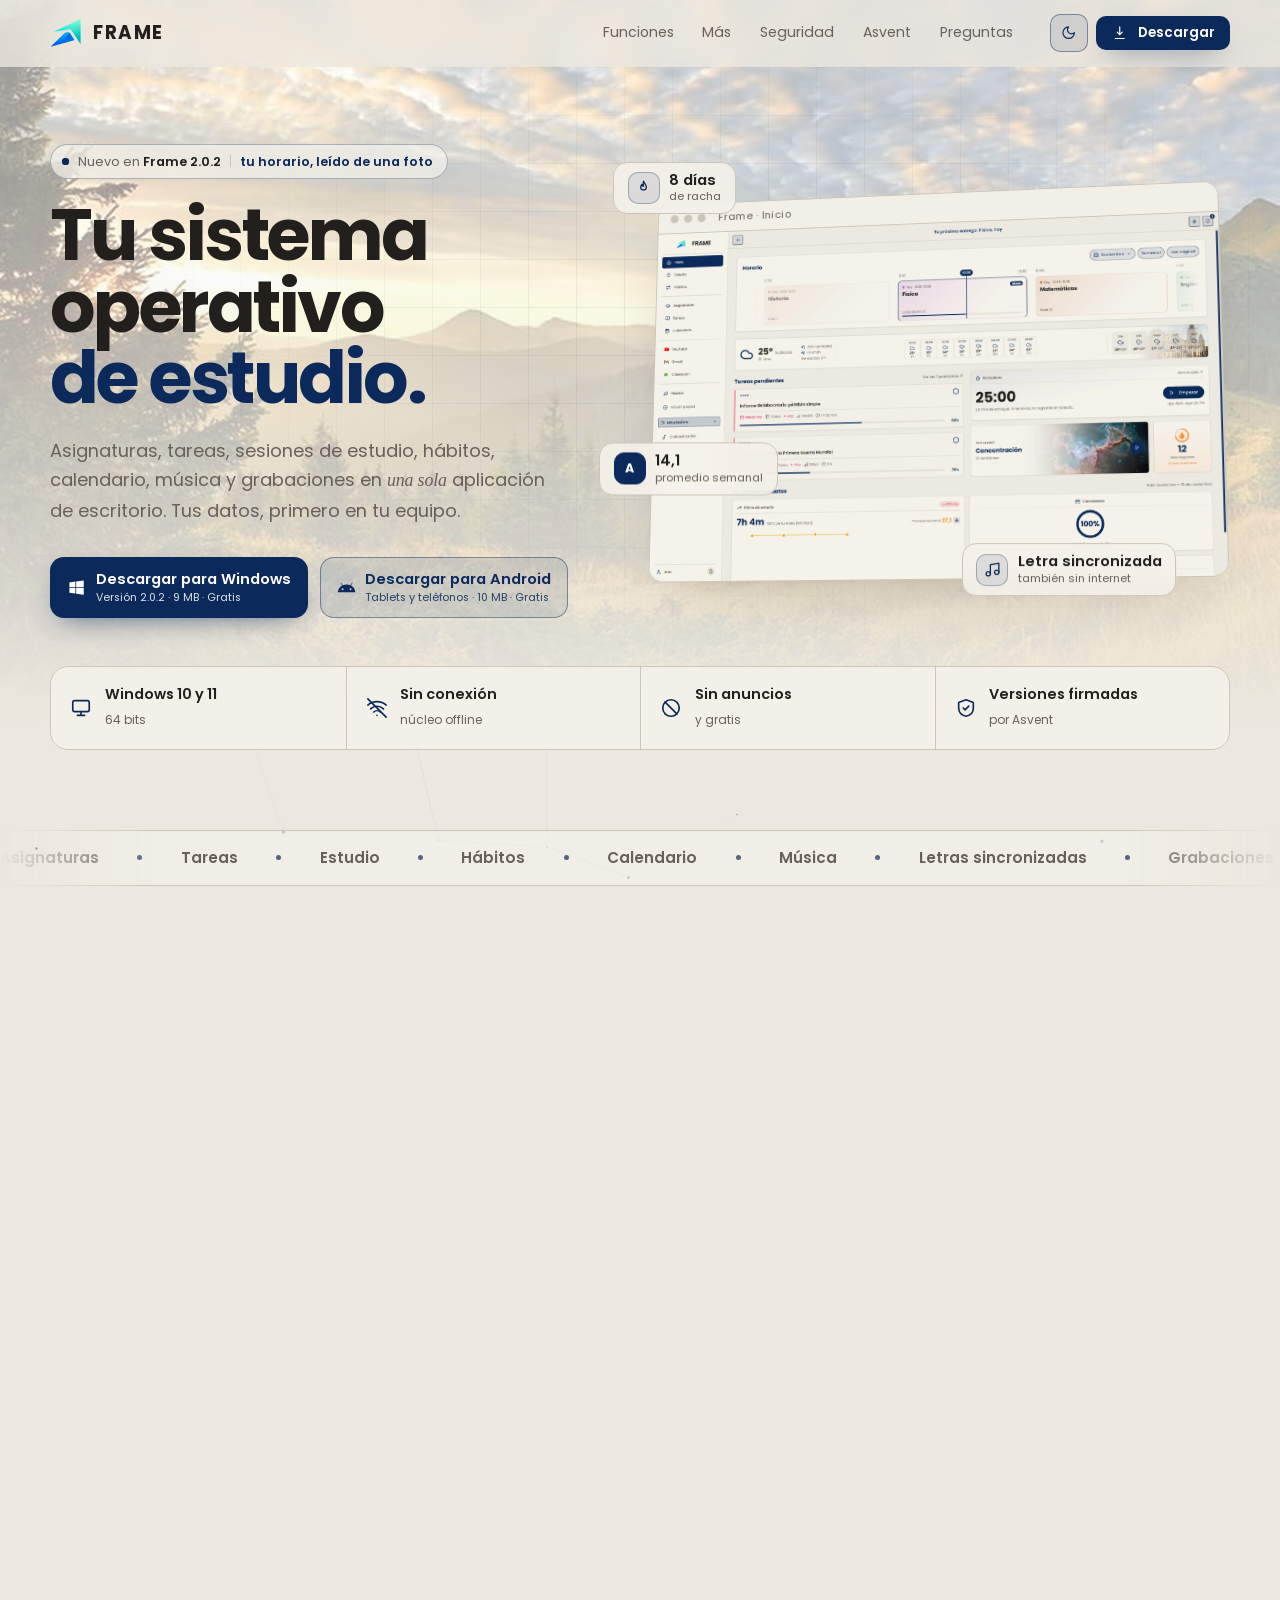
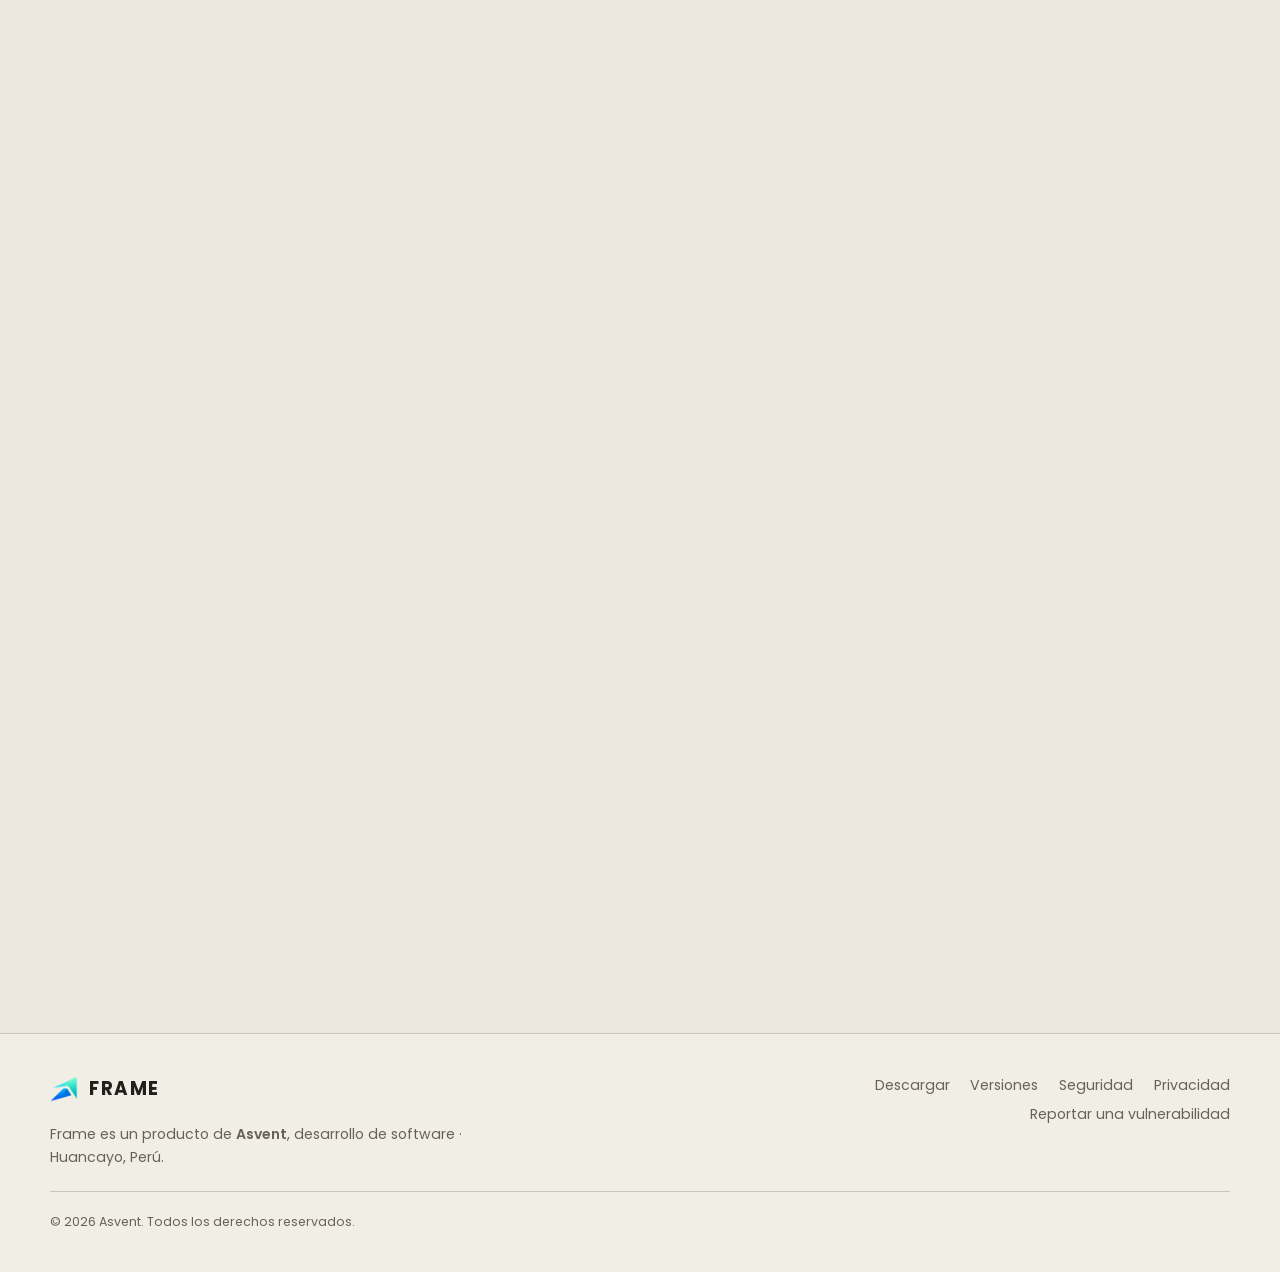
<file: index.html>
<!doctype html>
<html lang="es">
<head>
  <meta charset="utf-8" />
  <meta name="viewport" content="width=device-width, initial-scale=1" />
  <!-- Seguridad: solo se carga lo que sirve este mismo sitio. Sin scripts ni
       estilos incrustados, sin terceros, sin formularios, sin marcos. -->
  <meta http-equiv="Content-Security-Policy" content="default-src 'none'; script-src 'self'; style-src 'self'; img-src 'self' data:; font-src 'self'; connect-src 'self'; manifest-src 'self'; base-uri 'none'; form-action 'none'; object-src 'none'; frame-src 'none'; worker-src 'none'; upgrade-insecure-requests" />
  <meta name="referrer" content="strict-origin-when-cross-origin" />
  <title>Frame · Tu sistema operativo de estudio</title>
  <meta name="description" content="Frame reúne asignaturas, tareas, sesiones de estudio, hábitos, calendario, tu música con su letra sincronizada y grabaciones en una sola app de escritorio para Windows. Gratis, sin anuncios y funciona sin conexión. Un producto de Asvent." />
  <meta name="theme-color" content="#ece7dd" />
  <meta name="color-scheme" content="light dark" />
  <meta property="og:type" content="website" />
  <meta property="og:site_name" content="Frame · Asvent" />
  <meta property="og:title" content="Frame · Tu sistema operativo de estudio" />
  <meta property="og:description" content="Asignaturas, tareas, estudio, hábitos, música y grabaciones en una sola app. Gratis para Windows." />
  <meta property="og:image" content="assets/img/og.jpg" />
  <meta name="twitter:card" content="summary_large_image" />
  <link rel="icon" href="favicon.svg" type="image/svg+xml" />
  <link rel="icon" href="favicon.ico" sizes="any" />
  <link rel="preload" href="assets/fonts/poppins-700.woff2" as="font" type="font/woff2" crossorigin />
  <link rel="preload" href="assets/fonts/poppins-400.woff2" as="font" type="font/woff2" crossorigin />
  <link rel="stylesheet" href="assets/site.css" />
  <script src="assets/theme.js"></script>
  <script src="assets/site.js" defer></script>
</head>
<body>
  <a class="skip" href="#contenido">Saltar al contenido</a>

  <!-- Fondo vivo de toda la página y cursor de puntos (decorativos). -->
  <canvas class="sky" id="sky" aria-hidden="true"></canvas>
  <!-- Paisaje de cabecera: ocupa todo el ancho, alineado arriba, aclarado con
       un velo y disuelto hacia abajo para que siga la constelación. -->
  <div class="top-photo" aria-hidden="true">
    <img src="assets/img/paisaje.webp" width="1470" height="832" alt="" />
    <span class="veil"></span>
    <span class="fade"></span>
  </div>
  <canvas class="cursor-ring" id="cursor-ring" aria-hidden="true"></canvas>

  <!-- ============================================================ Barra -->
  <header class="nav" id="nav">
    <div class="container nav-inner">
      <a class="brand" href="#top" aria-label="Frame, inicio">
        <img class="logo-light" src="assets/img/logo.svg" alt="" width="32" height="32" /><img class="logo-dark" src="assets/img/logo-dark.svg" alt="" width="32" height="32" />
        <span>FRAME</span>
      </a>
      <nav class="nav-links" id="nav-links" aria-label="Secciones">
        <a href="#funciones">Funciones</a>
        <a href="#mas">Más</a>
        <a href="#seguridad">Seguridad</a>
        <a href="#vt-asvent">Asvent</a>
        <a href="#preguntas">Preguntas</a>
      </nav>
      <div class="nav-actions">
        <button class="icon-btn" id="theme-toggle" type="button" aria-label="Cambiar entre modo claro y oscuro" title="Modo claro / oscuro">
          <svg class="i-sun" viewBox="0 0 24 24" aria-hidden="true"><circle cx="12" cy="12" r="4"/><path d="M12 2v2M12 20v2M4.93 4.93l1.41 1.41M17.66 17.66l1.41 1.41M2 12h2M20 12h2M6.34 17.66l-1.41 1.41M19.07 4.93l-1.41 1.41"/></svg>
          <svg class="i-moon" viewBox="0 0 24 24" aria-hidden="true"><path d="M12 3a6 6 0 0 0 9 9 9 9 0 1 1-9-9Z"/></svg>
        </button>
        <a class="btn btn-primary btn-sm" href="https://github.com/GasparRojasDiego/frame-app/releases/latest/download/Frame-Setup.exe" data-download>
          <svg viewBox="0 0 24 24" aria-hidden="true"><path d="M12 3v12m0 0-4-4m4 4 4-4M5 21h14"/></svg>
          Descargar
        </a>
        <button class="icon-btn menu-btn" id="menu-toggle" type="button" aria-label="Abrir menú" aria-expanded="false" aria-controls="nav-links">
          <svg viewBox="0 0 24 24" aria-hidden="true"><path d="M4 7h16M4 12h16M4 17h16"/></svg>
        </button>
      </div>
    </div>
  </header>

  <main id="contenido">
    <!-- ============================================================ Portada -->
    <section class="hero" id="top">
      <div class="grid-texture" aria-hidden="true"></div>
      <div class="container">
        <div class="hero-inner">
          <div class="hero-copy" data-reveal>
            <a class="pill" href="#inicio">
              <span class="dot-live" aria-hidden="true"></span>
              <span>Nuevo en <b data-version>Frame 1.6</b></span>
              <span class="pill-sep" aria-hidden="true"></span>
              <span class="pill-strong">tu horario, leído de una foto</span>
            </a>
            <h1 class="display">
              Tu sistema operativo
              <span class="accent">de estudio.</span>
            </h1>
            <p class="lead">
              Asignaturas, tareas, sesiones de estudio, hábitos, calendario, música y grabaciones en
              <em class="serif">una sola</em> aplicación de escritorio. Tus datos, primero en tu equipo.
            </p>
            <div class="cta-row">
              <a class="btn btn-primary btn-lg" href="https://github.com/GasparRojasDiego/frame-app/releases/latest/download/Frame-Setup.exe" data-download>
                <svg class="win" viewBox="0 0 24 24" aria-hidden="true"><path d="M3 5.5 10.5 4.4v7.1H3V5.5Zm0 13 7.5 1.1v-7.1H3v6Zm8.5 1.2L21 21v-8.5h-9.5v7.2Zm0-15.4v7.2H21V3l-9.5 1.3Z"/></svg>
                <span class="btn-label">Descargar para Windows<small><span data-version-short>Versión estable</span> · <span data-size>6 MB</span> · Gratis</small></span>
              </a>
              <a class="btn btn-soft btn-lg" href="https://github.com/GasparRojasDiego/frame-app/releases/download/android-v2.0.2/Frame-Android.apk">
                <svg class="win" viewBox="0 0 24 24" aria-hidden="true"><path d="M17.6 9.48l1.84-3.18a.38.38 0 0 0-.66-.38l-1.87 3.23A11.43 11.43 0 0 0 12 8.2c-1.76 0-3.4.39-4.91.95L5.22 5.92a.38.38 0 0 0-.66.38L6.4 9.48A10.78 10.78 0 0 0 1 18h22a10.78 10.78 0 0 0-5.4-8.52zM7 15.25a1.25 1.25 0 1 1 0-2.5 1.25 1.25 0 0 1 0 2.5zm10 0a1.25 1.25 0 1 1 0-2.5 1.25 1.25 0 0 1 0 2.5z"/></svg>
                <span class="btn-label">Descargar para Android<small>Tablets y teléfonos · 10 MB · Gratis</small></span>
              </a>
            </div>
          </div>

          <div class="hero-visual" data-reveal>
            <div class="window tilt" id="hero-window">
              <div class="window-bar" aria-hidden="true"><i></i><i></i><i></i><span>Frame · Inicio</span></div>
              <img class="shot shot-dark" src="assets/img/app-inicio-dark.webp" width="1920" height="1200" alt="Pantalla de Inicio de Frame: la clase de ahora en el horario, el clima, las tareas pendientes y la semana en datos" fetchpriority="high" />
              <img class="shot shot-light" src="assets/img/app-inicio-light.webp" width="1920" height="1200" alt="Pantalla de Inicio de Frame en modo claro" />
            </div>
            <div class="float-chip chip-a" aria-hidden="true">
              <span class="chip-icon"><svg viewBox="0 0 24 24"><path d="M12 3c1 3 4 4.5 4 8.5a4 4 0 1 1-8 0c0-2 1-3 2-4 0 2 1 3 2 3 0-3-1-5 0-7.5Z"/></svg></span>
              <span><b>8 días</b><small>de racha</small></span>
            </div>
            <div class="float-chip chip-b" aria-hidden="true">
              <span class="chip-icon grade">A</span>
              <span><b>14,1</b><small>promedio semanal</small></span>
            </div>
            <div class="float-chip chip-c" aria-hidden="true">
              <span class="chip-icon"><svg viewBox="0 0 24 24"><path d="M9 18V5l12-2v13"/><circle cx="6" cy="18" r="3"/><circle cx="18" cy="16" r="3"/></svg></span>
              <span><b>Letra sincronizada</b><small>también sin internet</small></span>
            </div>
          </div>
        </div>

        <ul class="trust" data-reveal aria-label="Lo esencial">
          <li><svg viewBox="0 0 24 24" aria-hidden="true"><rect x="3" y="4" width="18" height="12" rx="2"/><path d="M8 20h8M12 16v4"/></svg><span><b>Windows 10 y 11</b><small>64 bits</small></span></li>
          <li><svg viewBox="0 0 24 24" aria-hidden="true"><path d="M2 8.8a15 15 0 0 1 20 0M5 12.9a10 10 0 0 1 14 0M8.5 16.4a5 5 0 0 1 7 0M12 20h.01"/><path d="M2 2l20 20"/></svg><span><b>Sin conexión</b><small>núcleo offline</small></span></li>
          <li><svg viewBox="0 0 24 24" aria-hidden="true"><circle cx="12" cy="12" r="9"/><path d="M5.6 5.6l12.8 12.8"/></svg><span><b>Sin anuncios</b><small>y gratis</small></span></li>
          <li><svg viewBox="0 0 24 24" aria-hidden="true"><path d="M12 3 4 6v6c0 5 3.5 8 8 9 4.5-1 8-4 8-9V6z"/><path d="m9 12 2 2 4-4"/></svg><span><b>Versiones firmadas</b><small>por Asvent</small></span></li>
        </ul>
      </div>
    </section>

    <!-- ============================================================ Cinta -->
    <div class="marquee" aria-label="Módulos de Frame">
      <div class="marquee-track">
        <span>Asignaturas</span><span>Tareas</span><span>Estudio</span><span>Hábitos</span><span>Calendario</span><span>Música</span><span>Letras sincronizadas</span><span>Grabaciones</span><span>Informes</span><span>Gmail</span><span>YouTube</span><span>Classroom</span>
        <span aria-hidden="true">Asignaturas</span><span aria-hidden="true">Tareas</span><span aria-hidden="true">Estudio</span><span aria-hidden="true">Hábitos</span><span aria-hidden="true">Calendario</span><span aria-hidden="true">Música</span><span aria-hidden="true">Letras sincronizadas</span><span aria-hidden="true">Grabaciones</span><span aria-hidden="true">Informes</span><span aria-hidden="true">Gmail</span><span aria-hidden="true">YouTube</span><span aria-hidden="true">Classroom</span>
      </div>
    </div>

    <!-- ============================================================ 01 · Un solo lugar -->
    <section class="section" id="uno">
      <div class="container">
        <header class="section-head" data-reveal>
          <span class="echo" aria-hidden="true">FRAME FRAME FRAME FRAME FRAME FRAME</span>
          <span class="index" aria-hidden="true">01</span>
          <div>
            <p class="kicker">Todo en un solo lugar</p>
            <h2 class="h2">De cuatro aplicaciones <span class="accent">a una sola.</span></h2>
          </div>
        </header>

        <div class="grid-12">
          <article class="panel col-5 problem" data-reveal>
            <p class="kicker muted">El problema</p>
            <h3 class="h3">La <span class="serif accent">fragmentación.</span></h3>
            <p>Un gestor de tareas, un cuaderno, un temporizador y un reproductor aparte: cada uno resuelve una parte y deja el resto sobre tus hombros.</p>
            <p class="strong">Frame los integra en una sola interfaz, pensada para estudiar.</p>
          </article>

          <article class="panel col-7 converge-panel" data-reveal>
            <div class="converge">
              <svg class="converge-lines" viewBox="0 0 600 340" preserveAspectRatio="none" aria-hidden="true">
                <path d="M110 48 C 220 48, 240 170, 300 170" />
                <path d="M490 48 C 380 48, 360 170, 300 170" />
                <path d="M110 292 C 220 292, 240 170, 300 170" />
                <path d="M490 292 C 380 292, 360 170, 300 170" />
              </svg>
              <div class="frag frag-1"><span class="frag-icon"><svg viewBox="0 0 24 24"><path d="m3 7 2 2 4-4M3 17l2 2 4-4M13 6h8M13 12h8M13 18h8"/></svg></span><b>Tareas</b><small>un gestor aparte</small></div>
              <div class="frag frag-2"><span class="frag-icon"><svg viewBox="0 0 24 24"><path d="M4 4h12l4 4v12H4z"/><path d="M8 12h8M8 16h5"/></svg></span><b>Notas</b><small>un cuaderno aparte</small></div>
              <div class="frag frag-3"><span class="frag-icon"><svg viewBox="0 0 24 24"><circle cx="12" cy="13" r="8"/><path d="M12 9v4l2 2M10 2h4"/></svg></span><b>Estudio</b><small>un temporizador aparte</small></div>
              <div class="frag frag-4"><span class="frag-icon"><svg viewBox="0 0 24 24"><path d="M9 18V5l12-2v13"/><circle cx="6" cy="18" r="3"/><circle cx="18" cy="16" r="3"/></svg></span><b>Música</b><small>un reproductor aparte</small></div>
              <div class="converge-core">
                <img class="logo-light" src="assets/img/logo.svg" alt="" width="52" height="52" loading="lazy" /><img class="logo-dark" src="assets/img/logo-dark.svg" alt="" width="52" height="52" loading="lazy" />
                <b>FRAME</b>
              </div>
            </div>
          </article>
        </div>
      </div>
    </section>

    <!-- ============================================================ 02 · Funciones -->
    <section class="section" id="funciones">
      <div class="container">
        <header class="section-head" data-reveal>
          <span class="echo" aria-hidden="true">FUNCIONES FUNCIONES FUNCIONES FUNCIONES</span>
          <span class="index" aria-hidden="true">02</span>
          <div>
            <p class="kicker">Funciones</p>
            <h2 class="h2">Lo que haces cada día, <span class="accent">ordenado.</span></h2>
          </div>
        </header>

        <div class="grid-12">
          <article class="panel col-12 feature-wide" id="inicio" data-reveal>
            <div class="feature-text">
              <p class="kicker">Inicio</p>
              <h3 class="h3">Tu día, <span class="accent">de un vistazo.</span></h3>
              <p>Sube la foto de tu horario y Frame <b>lee tus clases</b>: la de ahora siempre al centro, con la anterior y la siguiente a los lados, cada una con la imagen y el nombre de su asignatura, aunque en el horario esté escrita distinto. Debajo, el clima por horas, tus próximas entregas, el pomodoro, tu playlist, tu racha y tu semana en datos.</p>
              <ul class="tags"><li>Horario leído de una foto</li><li>Vista semanal</li><li>Racha de días</li><li>Semana en datos</li></ul>
            </div>
            <figure class="window">
              <div class="window-bar" aria-hidden="true"><i></i><i></i><i></i><span>Inicio</span></div>
              <img class="shot shot-dark" src="assets/img/app-inicio-dark.webp" width="1920" height="1200" loading="lazy" alt="Inicio de Frame: el horario del día, el clima y las tareas pendientes" />
              <img class="shot shot-light" src="assets/img/app-inicio-light.webp" width="1920" height="1200" loading="lazy" alt="Inicio de Frame en modo claro" />
            </figure>
          </article>

          <article class="panel col-6 feature-tall" id="enfoque" data-reveal>
            <div class="feature-text">
              <p class="kicker">Estudio</p>
              <h3 class="h3">Sesiones que <span class="accent">construyen disciplina.</span></h3>
              <p>Temporizador o cronómetro, con una <b>ventana flotante</b> siempre visible. Al cerrar cada sesión valoras tu enfoque del 1 al 20 y Frame calcula tu calificación del día.</p>
            </div>
            <figure class="window">
              <div class="window-bar" aria-hidden="true"><i></i><i></i><i></i><span>Estudio</span></div>
              <img class="shot shot-dark" src="assets/img/app-enfoque-dark.webp" width="1920" height="1200" loading="lazy" alt="Interfaz Estudio de Frame con el temporizador y el calendario de calificaciones" />
              <img class="shot shot-light" src="assets/img/app-enfoque-light.webp" width="1920" height="1200" loading="lazy" alt="Interfaz Estudio de Frame en modo claro" />
            </figure>
          </article>

          <article class="panel col-6 feature-tall" id="tareas" data-reveal>
            <div class="feature-text">
              <p class="kicker">Tareas</p>
              <h3 class="h3">Tareas con <span class="accent">avance real.</span></h3>
              <p>Importancia, dificultad, tipo, tiempo estimado y fecha de entrega. El avance no se inventa: sube cuando trabajas en la tarea durante una sesión.</p>
            </div>
            <figure class="window">
              <div class="window-bar" aria-hidden="true"><i></i><i></i><i></i><span>Galería de tareas</span></div>
              <img class="shot shot-dark" src="assets/img/app-tareas-dark.webp" width="1920" height="1200" loading="lazy" alt="Galería de tareas de Frame con importancia, dificultad y avance" />
              <img class="shot shot-light" src="assets/img/app-tareas-light.webp" width="1920" height="1200" loading="lazy" alt="Galería de tareas de Frame en modo claro" />
            </figure>
          </article>

          <article class="panel col-12 feature-wide reverse" id="habitos" data-reveal>
            <div class="feature-text">
              <p class="kicker">Hábitos</p>
              <h3 class="h3">Hábitos que <span class="accent">se ven crecer.</span></h3>
              <p>En mañana, tarde y noche, diarios o solo los días que tocan. Cada fase tiene sus anillos: un segmento por día, que se colorea al cumplirlo.</p>
              <ul class="tags"><li>Fases del día</li><li>Días concretos</li><li>Mapa de constancia</li></ul>
            </div>
            <figure class="window">
              <div class="window-bar" aria-hidden="true"><i></i><i></i><i></i><span>Registro de hábitos</span></div>
              <img class="shot shot-dark" src="assets/img/app-anillos-dark.webp" width="1600" height="389" loading="lazy" alt="Anillos de hábitos de Frame por fase del día" />
              <img class="shot shot-light" src="assets/img/app-anillos-light.webp" width="1600" height="389" loading="lazy" alt="Anillos de hábitos de Frame en modo claro" />
            </figure>
          </article>
        </div>
      </div>
    </section>

    <!-- ============================================================ 03 · Más -->
    <section class="section" id="mas">
      <div class="container">
        <header class="section-head" data-reveal>
          <span class="echo" aria-hidden="true">MÁS MÁS MÁS MÁS MÁS MÁS MÁS MÁS MÁS</span>
          <span class="index" aria-hidden="true">03</span>
          <div>
            <p class="kicker">Y todavía hay más</p>
            <h2 class="h2">Pensado para <span class="accent">todo el día.</span></h2>
          </div>
        </header>

        <div class="bento">
          <article class="panel tile tile-music" id="musica" data-reveal>
            <div>
              <span class="badge">Nuevo</span>
              <h3>Tu música, con su letra</h3>
              <p>Importa tus canciones o carpetas enteras, con sus subcarpetas: MP3, M4A, FLAC, OGG, WAV y más, con su portada y su letra (la de sus etiquetas, o un .lrc o .txt con su nombre aunque esté en otra carpeta, como «Letras» o «Portadas»). La letra avanza con la canción, también sin conexión, y cada playlist suma su duración. En Android la música no se detiene: sigue con la pantalla apagada y aunque cierres Frame, y se maneja desde el aviso y la pantalla de bloqueo.</p>
            </div>
            <div class="lyrics" aria-hidden="true">
              <p>La letra avanza contigo</p>
              <p>verso a verso, a tiempo</p>
              <p>medio segundo antes o después</p>
              <p>si hace falta ajustarla</p>
              <p>y queda en tu equipo</p>
              <p>aunque no haya internet</p>
            </div>
          </article>

          <article class="panel tile" data-reveal>
            <span class="tile-icon"><svg viewBox="0 0 24 24"><rect x="9" y="3" width="6" height="11" rx="3"/><path d="M5 11a7 7 0 0 0 14 0M12 18v3"/></svg></span>
            <h3>Grabaciones de voz</h3>
            <p><kbd>Ctrl</kbd> + <kbd>Shift</kbd> + <kbd>F</kbd> y empieza a grabar al instante, desde cualquier pantalla, con el límite que tú elijas.</p>
            <div class="wave" aria-hidden="true"><i></i><i></i><i></i><i></i><i></i><i></i><i></i><i></i><i></i><i></i><i></i><i></i><i></i><i></i></div>
          </article>

          <article class="panel tile" data-reveal>
            <span class="tile-icon"><svg viewBox="0 0 24 24"><path d="M14 3H6v18h12V7z"/><path d="M14 3v4h4M9 13h6M9 17h4"/></svg></span>
            <h3>Informes listos para entregar</h3>
            <p>Rendimiento y pendientes, semanales, mensuales o anuales, en PDF o Word, con vista previa real antes de guardarlos.</p>
            <div class="doc" aria-hidden="true"><span></span><span></span><span></span><span></span><b>PDF</b></div>
          </article>

          <article class="panel tile" data-reveal>
            <span class="tile-icon"><svg viewBox="0 0 24 24"><circle cx="12" cy="12" r="9"/><path d="M3 12h18M12 3a14 14 0 0 1 0 18M12 3a14 14 0 0 0 0 18"/></svg></span>
            <h3>Tu entorno digital</h3>
            <p>YouTube, Gmail y Classroom dentro de Frame, con tu sesión de siempre.</p>
          </article>

          <article class="panel tile" id="idioma" data-reveal>
            <span class="tile-icon"><svg viewBox="0 0 24 24"><path d="M4 5h8M8 3v2M5.5 5c.8 3.4 3 6 6 7.5M10.5 5c-.9 3.8-3.3 6.8-6.5 8.5"/><path d="m12 21 4.5-10L21 21M13.5 17.5h6"/></svg></span>
            <h3>En español y en inglés</h3>
            <p>Ajustes → «Idioma» cambia toda la app entre español e inglés al instante, sin reiniciar: menús, avisos, informes y documentos.</p>
          </article>

          <article class="panel tile" id="calendario" data-reveal>
            <span class="tile-icon"><svg viewBox="0 0 24 24"><rect x="3" y="5" width="18" height="16" rx="2"/><path d="M3 10h18M8 3v4M16 3v4"/></svg></span>
            <h3>Calendario</h3>
            <p>Local y sin conexión: eventos de varios días, recordatorios con días, hora y repetición, y colores en las casillas. Tus fechas de entrega aparecen solas.</p>
            <div class="cal" aria-hidden="true"><i></i><i></i><i class="on"></i><i></i><i></i><i></i><i></i><i></i><i></i><i></i><i class="on"></i><i></i><i></i><i></i></div>
          </article>

          <article class="panel tile" data-reveal>
            <span class="tile-icon"><svg viewBox="0 0 24 24"><path d="M17.5 19a4.5 4.5 0 1 0-1.4-8.8A6 6 0 1 0 6 16.3"/><path d="M12 12v9m0 0-3-3m3 3 3-3"/></svg></span>
            <h3>Respaldo en tu cuenta</h3>
            <p>Entra con tu correo o con Google: tu estado académico se respalda y cada cambio llega a tus otros dispositivos en menos de un segundo. En la extensión Wire ves en qué equipos está abierta tu cuenta —laptop, celular o tablet—, si todos tienen lo mismo y qué le falta a cada uno.</p>
          </article>

          <article class="panel tile tile-native" data-reveal>
            <img class="tile-bg" src="assets/img/audi-noche.webp" alt="" loading="lazy" />
            <div class="tile-native-text">
              <p class="kicker light">Ingeniería</p>
              <h3>Nativa, liviana y precisa</h3>
              <p>Construida con Tauri y Rust: usa el motor web del propio Windows en lugar de cargar un navegador entero, y funciona completa sin conexión.</p>
              <ul class="stack"><li>Tauri 2</li><li>Rust</li><li>React 19</li><li>TypeScript</li><li>Vite</li><li>Supabase</li></ul>
            </div>
          </article>
        </div>

        <div class="panel stats" data-reveal aria-label="Frame en cifras">
          <div class="stat"><b data-count="14">14</b><span>interfaces</span></div>
          <div class="stat"><b data-count="4">4</b><span>periodos de informe</span></div>
          <div class="stat"><b data-count="2">2</b><span>formatos de informe</span></div>
          <div class="stat"><b data-count="4">4</b><span>servicios de Google</span></div>
          <div class="stat"><b data-count="2">2</b><span>idiomas</span></div>
          <div class="stat"><b>0</b><span>anuncios</span></div>
        </div>
      </div>
    </section>

    <!-- ============================================================ 04 · Seguridad -->
    <section class="section" id="seguridad">
      <div class="container">
        <header class="section-head" data-reveal>
          <span class="echo" aria-hidden="true">SEGURIDAD SEGURIDAD SEGURIDAD SEGURIDAD</span>
          <span class="index" aria-hidden="true">04</span>
          <div>
            <p class="kicker">Seguridad y privacidad</p>
            <h2 class="h2">Tus datos, <span class="serif accent">tuyos.</span></h2>
          </div>
        </header>

        <div class="grid-12">
          <article class="panel col-4 sec" data-reveal>
            <span class="tile-icon"><svg viewBox="0 0 24 24"><path d="M12 3 4 6v6c0 5 3.5 8 8 9 4.5-1 8-4 8-9V6z"/><path d="m9 12 2 2 4-4"/></svg></span>
            <h3>Versiones firmadas</h3>
            <p>Cada versión se firma criptográficamente. Frame solo acepta actualizaciones con la firma de Asvent, te avisa y se actualiza con tu permiso.</p>
          </article>
          <article class="panel col-4 sec" data-reveal>
            <span class="tile-icon"><svg viewBox="0 0 24 24"><rect x="3" y="4" width="18" height="12" rx="2"/><path d="M8 20h8M12 16v4"/></svg></span>
            <h3>Primero, tu equipo</h3>
            <p>Tu música, el audio de tus grabaciones y las imágenes que subes no pasan por la nube de Frame, y en un equipo compartido cada cuenta ve solo lo suyo. El resto se respalda en tu cuenta, cifrado en tránsito; lo que viaja al instante entre tus dispositivos va además cifrado con una clave que solo ellos conocen.</p>
          </article>
          <article class="panel col-4 sec" data-reveal>
            <span class="tile-icon"><svg viewBox="0 0 24 24"><circle cx="12" cy="12" r="9"/><path d="M5.6 5.6l12.8 12.8"/></svg></span>
            <h3>Sin anuncios</h3>
            <p>Sin publicidad y sin venta de datos. Las métricas de uso son agregadas y nunca incluyen el contenido de tus tareas, notas ni grabaciones.</p>
          </article>

          <article class="panel col-12 verify" data-reveal>
            <div>
              <p class="kicker">Verifica tu descarga</p>
              <h3 class="h3 small">Comprueba que el instalador es el original.</h3>
              <p>Abre PowerShell en tu carpeta de descargas y compara la huella con la publicada aquí. Si no coincide, no lo ejecutes.</p>
            </div>
            <div class="terminal">
              <div class="terminal-bar" aria-hidden="true"><i></i><i></i><i></i><span>PowerShell</span></div>
              <code class="cmd">Get-FileHash .\Frame-Setup.exe -Algorithm SHA256</code>
              <div class="hash-row">
                <span class="hash-label">SHA-256 · <span data-version-short>versión actual</span></span>
                <button class="copy-btn" type="button" data-copy-hash aria-label="Copiar la huella SHA-256">Copiar</button>
              </div>
              <code class="hash" data-sha>Se publica junto a cada versión.</code>
            </div>
          </article>
        </div>
      </div>
    </section>

    <!-- ============================================================ 05 · Asvent -->
    <section class="section" id="vt-asvent">
      <div class="container">
        <header class="section-head" data-reveal>
          <span class="echo" aria-hidden="true">VT ASVENT VT ASVENT VT ASVENT VT ASVENT</span>
          <span class="index" aria-hidden="true">05</span>
          <div>
            <p class="kicker">Detrás de Frame</p>
            <h2 class="h2">Un producto de <span class="accent">Asvent.</span></h2>
          </div>
        </header>

        <div class="grid-12 brand-grid">
          <figure class="photo col-7 photo-big" data-reveal>
            <img src="assets/img/huancayo.webp" alt="Vista panorámica de Huancayo con la cordillera de los Andes" loading="lazy" />
            <figcaption><span class="kicker light">Huancayo · Junín, Perú</span><b>Donde nació Asvent</b></figcaption>
          </figure>
          <article class="panel col-5 brand-text" data-reveal>
            <p>Asvent es la entidad de desarrollo de software detrás de Frame, emprendida en Huancayo, Perú, para construir software de alto valor real. Frame es su primer producto, no el último.</p>
            <dl class="facts">
              <div><dt>Origen</dt><dd>Huancayo, Perú</dd></div>
              <div><dt>Área</dt><dd>Desarrollo de software</dd></div>
              <div><dt>Primer producto</dt><dd data-version>Frame</dd></div>
              <div><dt>Estado</dt><dd>En formalización</dd></div>
            </dl>
          </article>
          <blockquote class="panel col-7 quote" data-reveal>
            <p>«Software de alto valor real, no solo funcional.»</p>
            <footer>El principio de Asvent</footer>
          </blockquote>
          <figure class="photo col-5 photo-map" data-reveal>
            <img src="assets/img/huancayo-mapa.webp" alt="Mapa de las calles de Huancayo" loading="lazy" />
          </figure>
        </div>
      </div>
    </section>

    <!-- ============================================================ 06 · Preguntas -->
    <section class="section" id="preguntas">
      <div class="container">
        <header class="section-head" data-reveal>
          <span class="echo" aria-hidden="true">PREGUNTAS PREGUNTAS PREGUNTAS PREGUNTAS</span>
          <span class="index" aria-hidden="true">06</span>
          <div>
            <p class="kicker">Preguntas frecuentes</p>
            <h2 class="h2">Lo que <span class="serif accent">suelen preguntar.</span></h2>
          </div>
        </header>
        <div class="faq" data-reveal>
          <details>
            <summary>¿Frame es gratis?</summary>
            <p>Sí. Frame se descarga y se usa gratis, sin anuncios y sin funciones de pago.</p>
          </details>
          <details>
            <summary>¿Funciona sin internet?</summary>
            <p>Sí. Asignaturas, tareas, sesiones de estudio, hábitos, calendario, tu música y grabaciones funcionan sin conexión. Internet solo hace falta para entrar a tu cuenta, respaldar y usar los servicios de Google.</p>
          </details>
          <details>
            <summary>¿Está en inglés?</summary>
            <p>Sí. Desde la versión 1.6.7, en Ajustes → «Idioma» eliges español o inglés y toda la app cambia al instante. En una instalación nueva, Frame empieza en el idioma de tu sistema.</p>
          </details>
          <details>
            <summary>Windows muestra un aviso de SmartScreen. ¿Es seguro?</summary>
            <p>Ese aviso aparece con cualquier aplicación nueva que aún no tiene un certificado comercial. Elige «Más información» y luego «Ejecutar de todas formas». Si quieres total certeza, comprueba antes la huella SHA-256 del instalador.</p>
          </details>
          <details>
            <summary>¿Cómo se actualiza?</summary>
            <p>Frame te avisa cuando hay una versión nueva y se actualiza con un clic, sin volver a descargar nada. Cada actualización va firmada: si la firma no es la de Asvent, no se instala.</p>
          </details>
          <details>
            <summary>¿Dónde quedan mis datos?</summary>
            <p>Primero en tu equipo. Si entras con una cuenta, tu estado académico, tu idioma y tus preferencias se respaldan en la nube y cada cambio llega a tus otros dispositivos en menos de un segundo. Tu foto de perfil y las fotos de tus horarios van a una carpeta privada de tu cuenta, y las imágenes de la galería de Frame viajan como una referencia. La música, el audio de las grabaciones y las imágenes que subes tú solo viven en el dispositivo donde las añadiste, salvo que actives Wire, que las lleva a tus otros dispositivos por tu propio Google Drive; de tus canciones solo viaja cuáles marcaste con el corazón y, de tus grabaciones, su ficha (nombre, fecha y duración).</p>
          </details>
          <details>
            <summary>¿Cómo sé si todo está sincronizado?</summary>
            <p>La campana te lo dice. Si algo no está igual en tus dispositivos —un cambio que aún no subió, una canción que no importaste en la tablet, una imagen propia—, verás cuántas cosas son y, al pulsar, cuáles, dónde están y por qué.</p>
          </details>
          <details>
            <summary>¿Qué necesito para instalarlo?</summary>
            <p>Windows 10 (versión 1809 o superior) o Windows 11 de 64 bits, 4 GB de memoria y unos 300 MB libres. Frame usa el motor WebView2 de Microsoft; si falta, el instalador se encarga. En Android, la versión 8 o superior, en tablet o en celular: en el celular Frame se dibuja a su medida, con una barra de música despejada y tablas que se desplazan a lo ancho.</p>
          </details>
        </div>
      </div>
    </section>

    <!-- ============================================================ Descarga final -->
    <section class="section section-last" id="descargar">
      <div class="container">
        <div class="final" data-reveal>
          <img class="final-bg" src="assets/img/everest.webp" alt="" loading="lazy" />
          <span class="veil" aria-hidden="true"></span>
          <span class="fade" aria-hidden="true"></span>
          <div class="final-inner">
            <img class="final-logo" src="assets/img/logo.svg" alt="" width="64" height="64" loading="lazy" />
            <h2 class="display small">Empieza hoy. <span class="accent">Gratis.</span></h2>
            <p class="lead">Instálalo en un minuto y ordena tu semana desde la primera sesión.</p>
            <a class="btn btn-primary btn-lg" href="https://github.com/GasparRojasDiego/frame-app/releases/latest/download/Frame-Setup.exe" data-download>
              <svg class="win" viewBox="0 0 24 24" aria-hidden="true"><path d="M3 5.5 10.5 4.4v7.1H3V5.5Zm0 13 7.5 1.1v-7.1H3v6Zm8.5 1.2L21 21v-8.5h-9.5v7.2Zm0-15.4v7.2H21V3l-9.5 1.3Z"/></svg>
              <span class="btn-label">Descargar Frame<small><span data-version-short>Versión estable</span> · Windows 10 y 11</small></span>
            </a>
            <p class="fine">Publicado el <span data-date>—</span> · <a href="https://github.com/GasparRojasDiego/frame-app/releases" rel="noopener noreferrer" target="_blank">Historial de versiones</a></p>
          </div>
        </div>
      </div>
    </section>
  </main>

  <!-- ============================================================ Pie -->
  <footer class="footer">
    <div class="container footer-inner">
      <div class="footer-brand">
        <a class="brand" href="#top"><img src="assets/img/logo.svg" alt="" width="28" height="28" loading="lazy" /><span>FRAME</span></a>
        <p>Frame es un producto de <b>Asvent</b>, desarrollo de software · Huancayo, Perú.</p>
      </div>
      <nav class="footer-links" aria-label="Enlaces">
        <a href="https://github.com/GasparRojasDiego/frame-app/releases/latest/download/Frame-Setup.exe" data-download>Descargar</a>
        <a href="https://github.com/GasparRojasDiego/frame-app/releases" rel="noopener noreferrer" target="_blank">Versiones</a>
        <a href="#seguridad">Seguridad</a>
        <a href="privacidad/">Privacidad</a>
        <a href=".well-known/security.txt">Reportar una vulnerabilidad</a>
      </nav>
      <p class="copy">© <span data-year>2026</span> Asvent. Todos los derechos reservados.</p>
    </div>
  </footer>
</body>
</html>
</file>
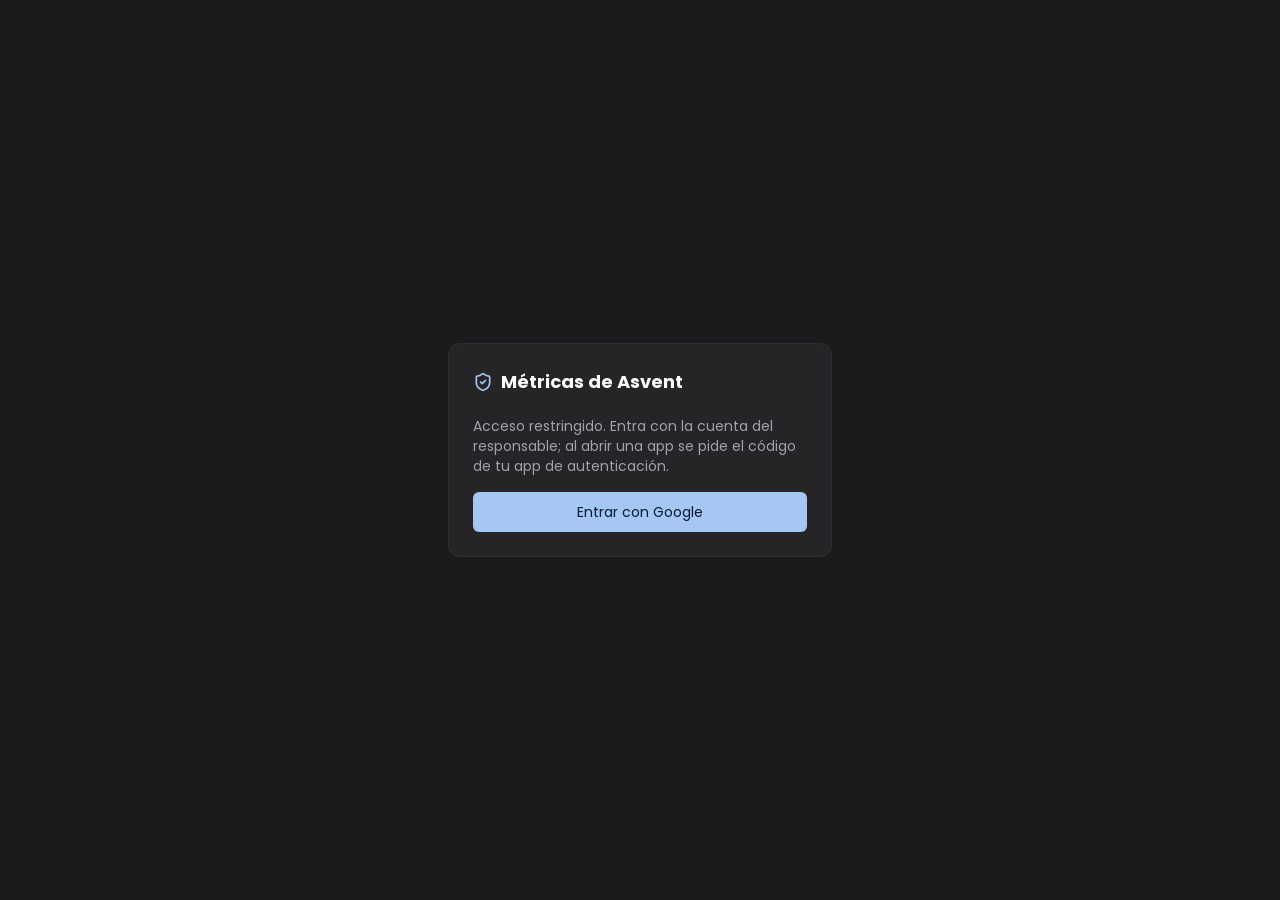
<file: metricas/index.html>
<!doctype html>
<html lang="es" class="dark">
  <head>
    <meta charset="UTF-8" />
    <meta name="viewport" content="width=device-width, initial-scale=1.0" />
    <meta http-equiv="Content-Security-Policy" content="default-src 'none'; script-src 'self'; style-src 'self' 'unsafe-inline'; img-src 'self' data: blob:; font-src 'self'; connect-src https://egshmkkmvtsrgrfwpzog.supabase.co; base-uri 'none'; form-action 'none'; object-src 'none'; frame-src 'none'; worker-src 'none'; manifest-src 'none'" />
    <meta name="referrer" content="no-referrer" />
    <meta name="robots" content="noindex, nofollow, noarchive, nosnippet" />
    <meta name="color-scheme" content="dark" />
    <title>Métricas · Asvent</title>
    <link rel="icon" href="../favicon.svg" type="image/svg+xml" />
    <script type="module" crossorigin src="./assets/index-D2w_k7Vf.js"></script>
    <link rel="stylesheet" crossorigin href="./assets/index-DRjmUwpa.css">
  </head>
  <body class="font-body antialiased">
    <div id="root"></div>
  </body>
</html>
</file>
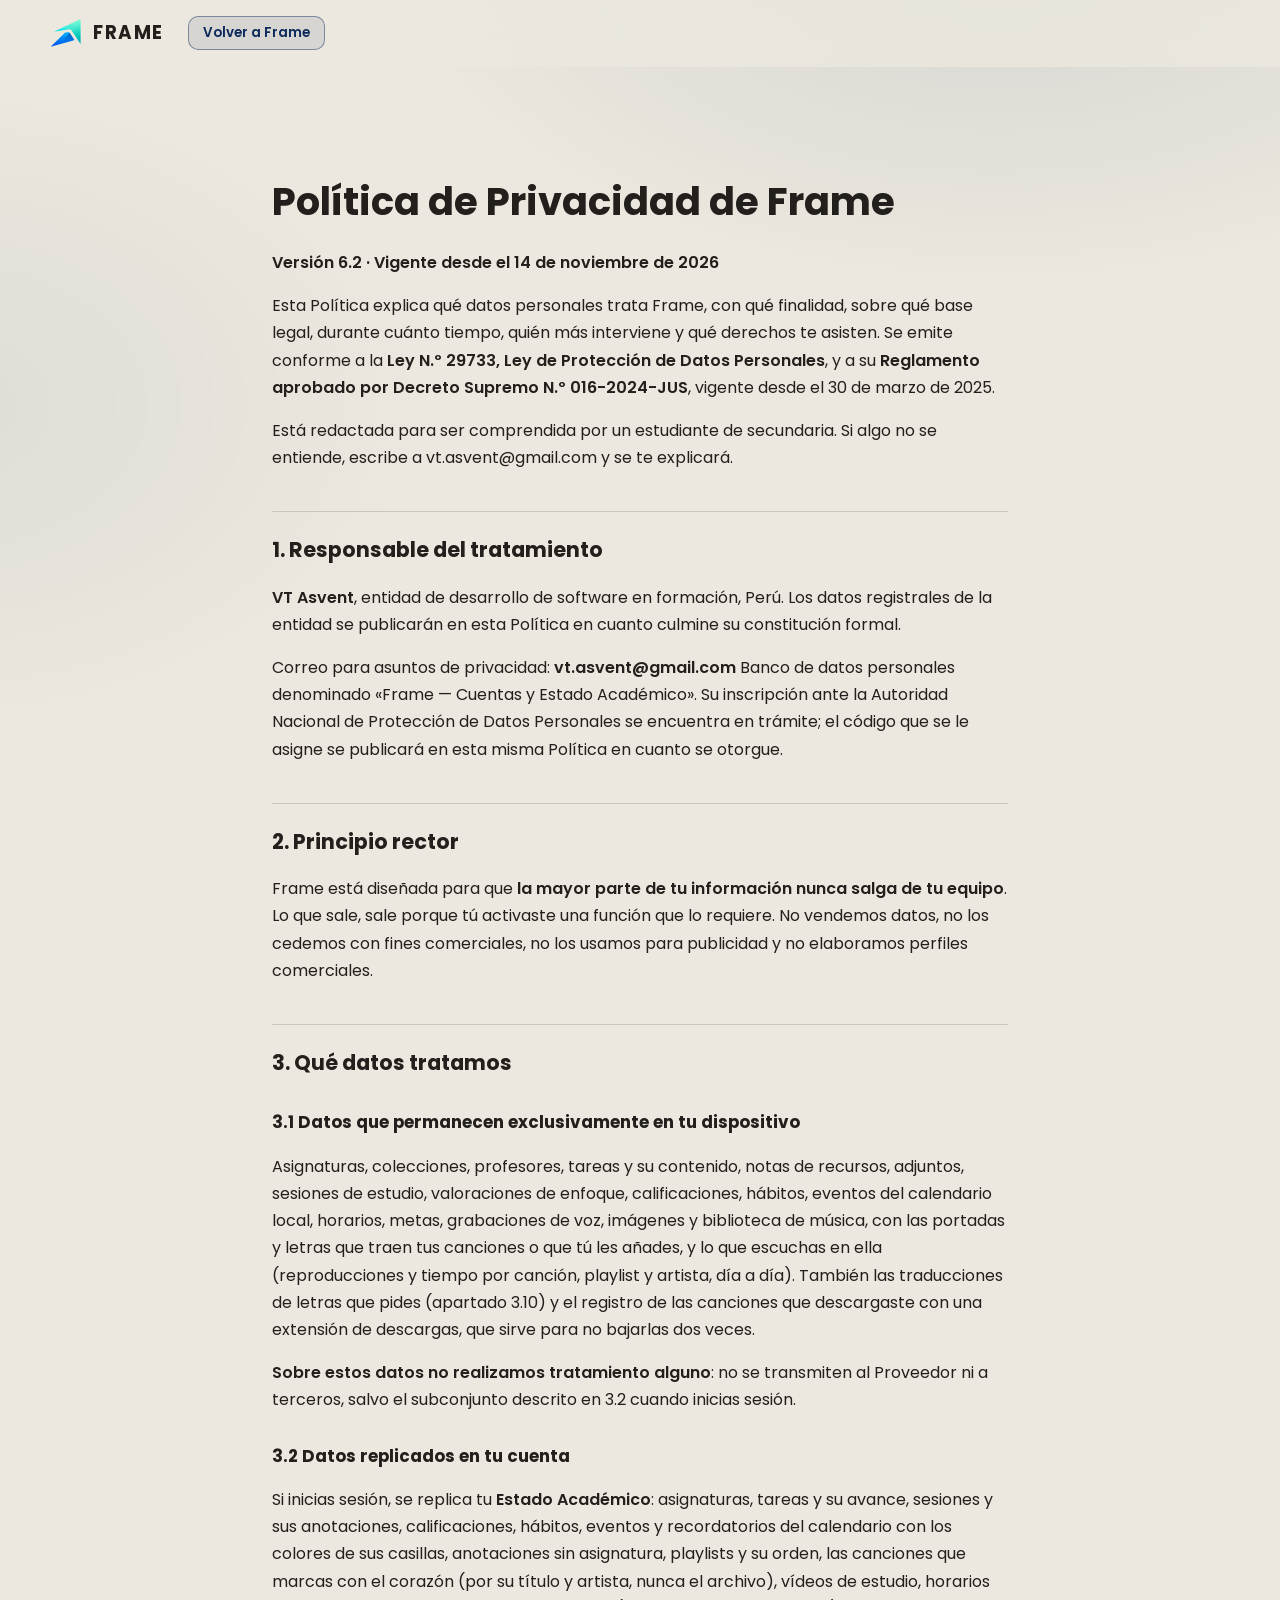
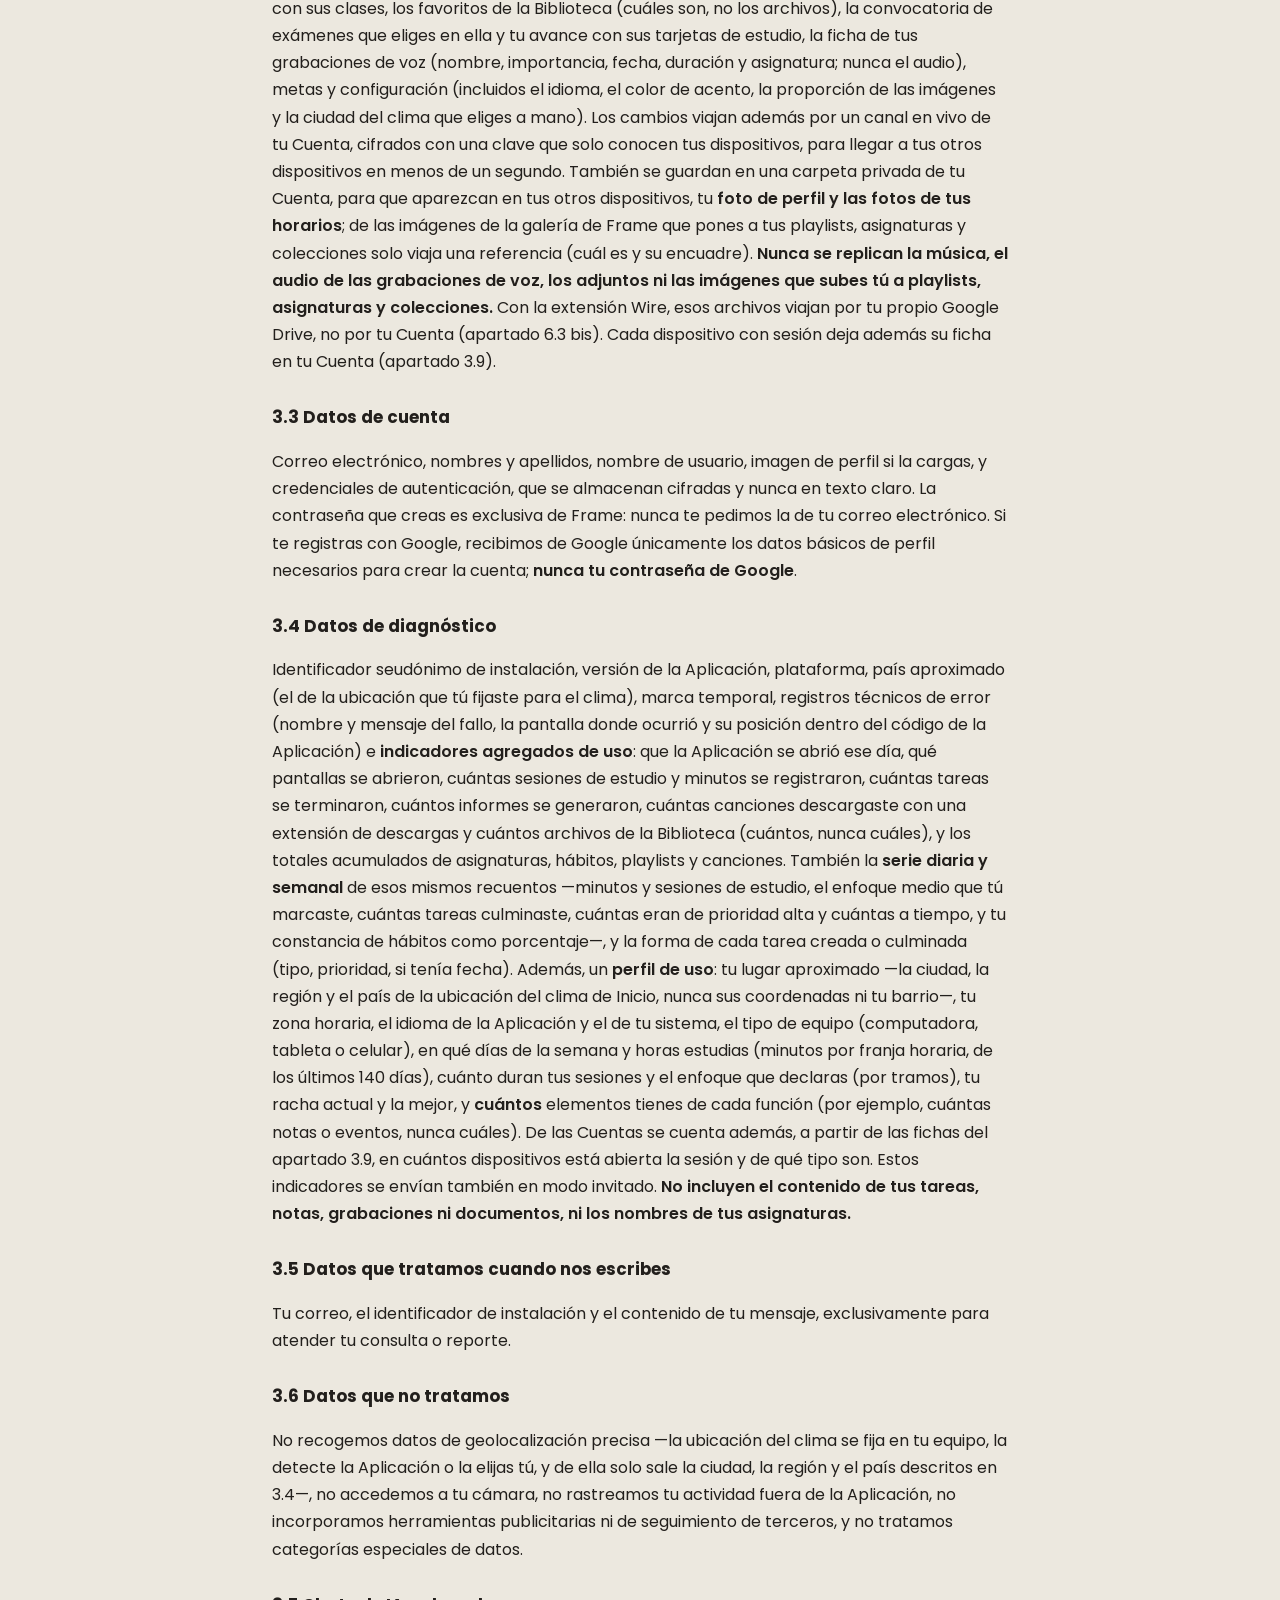
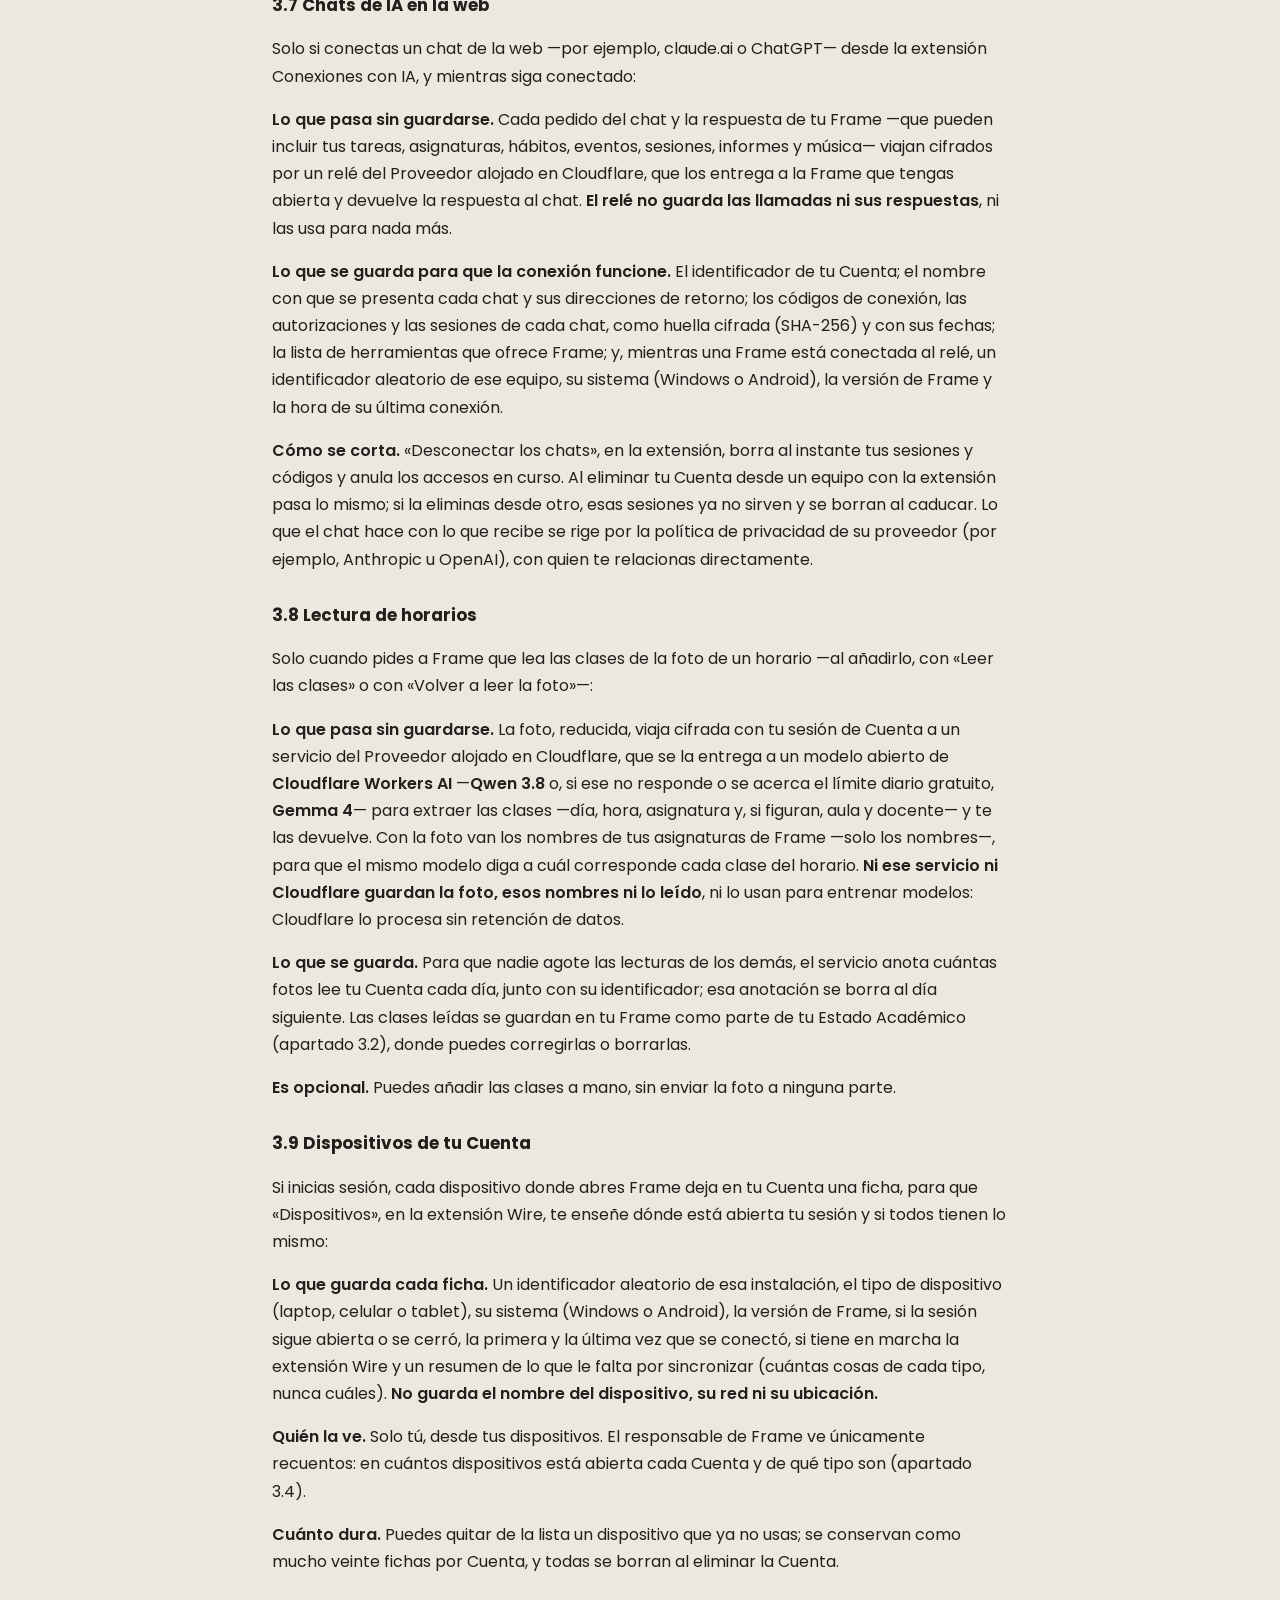
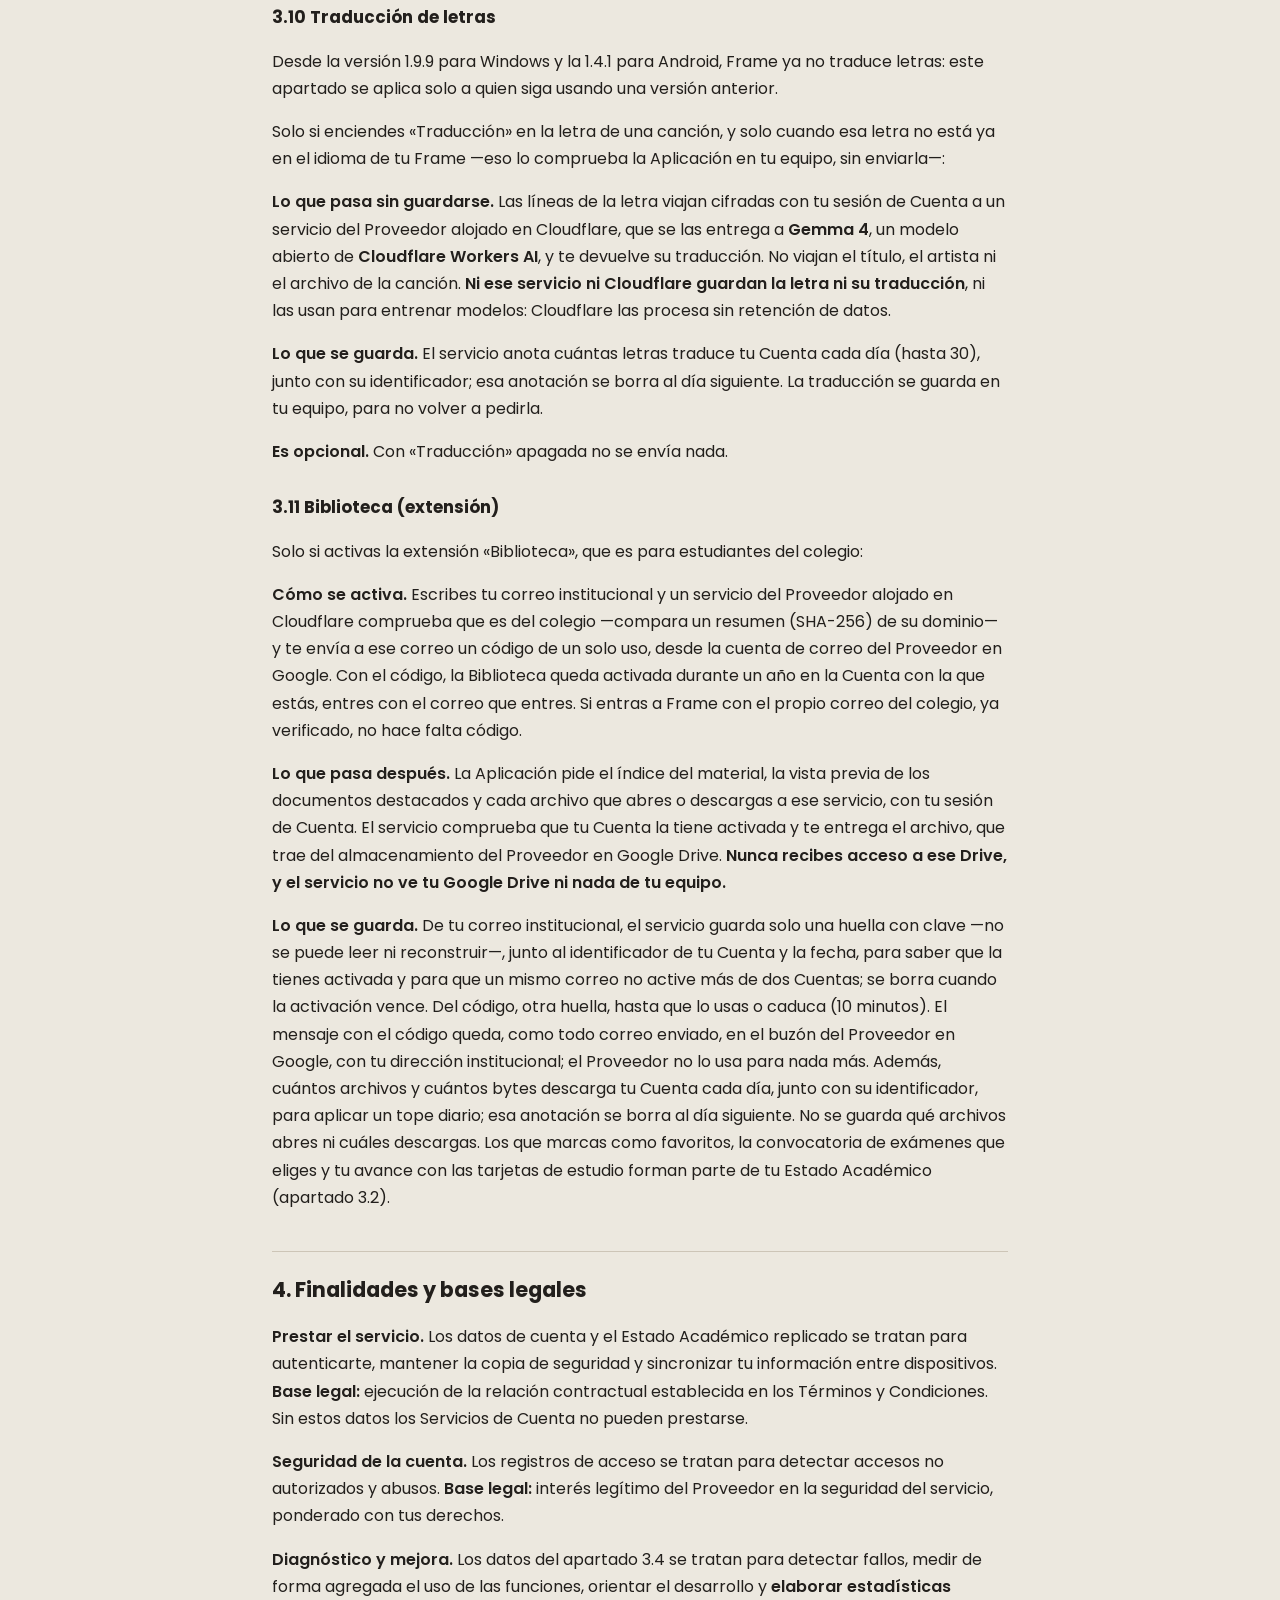
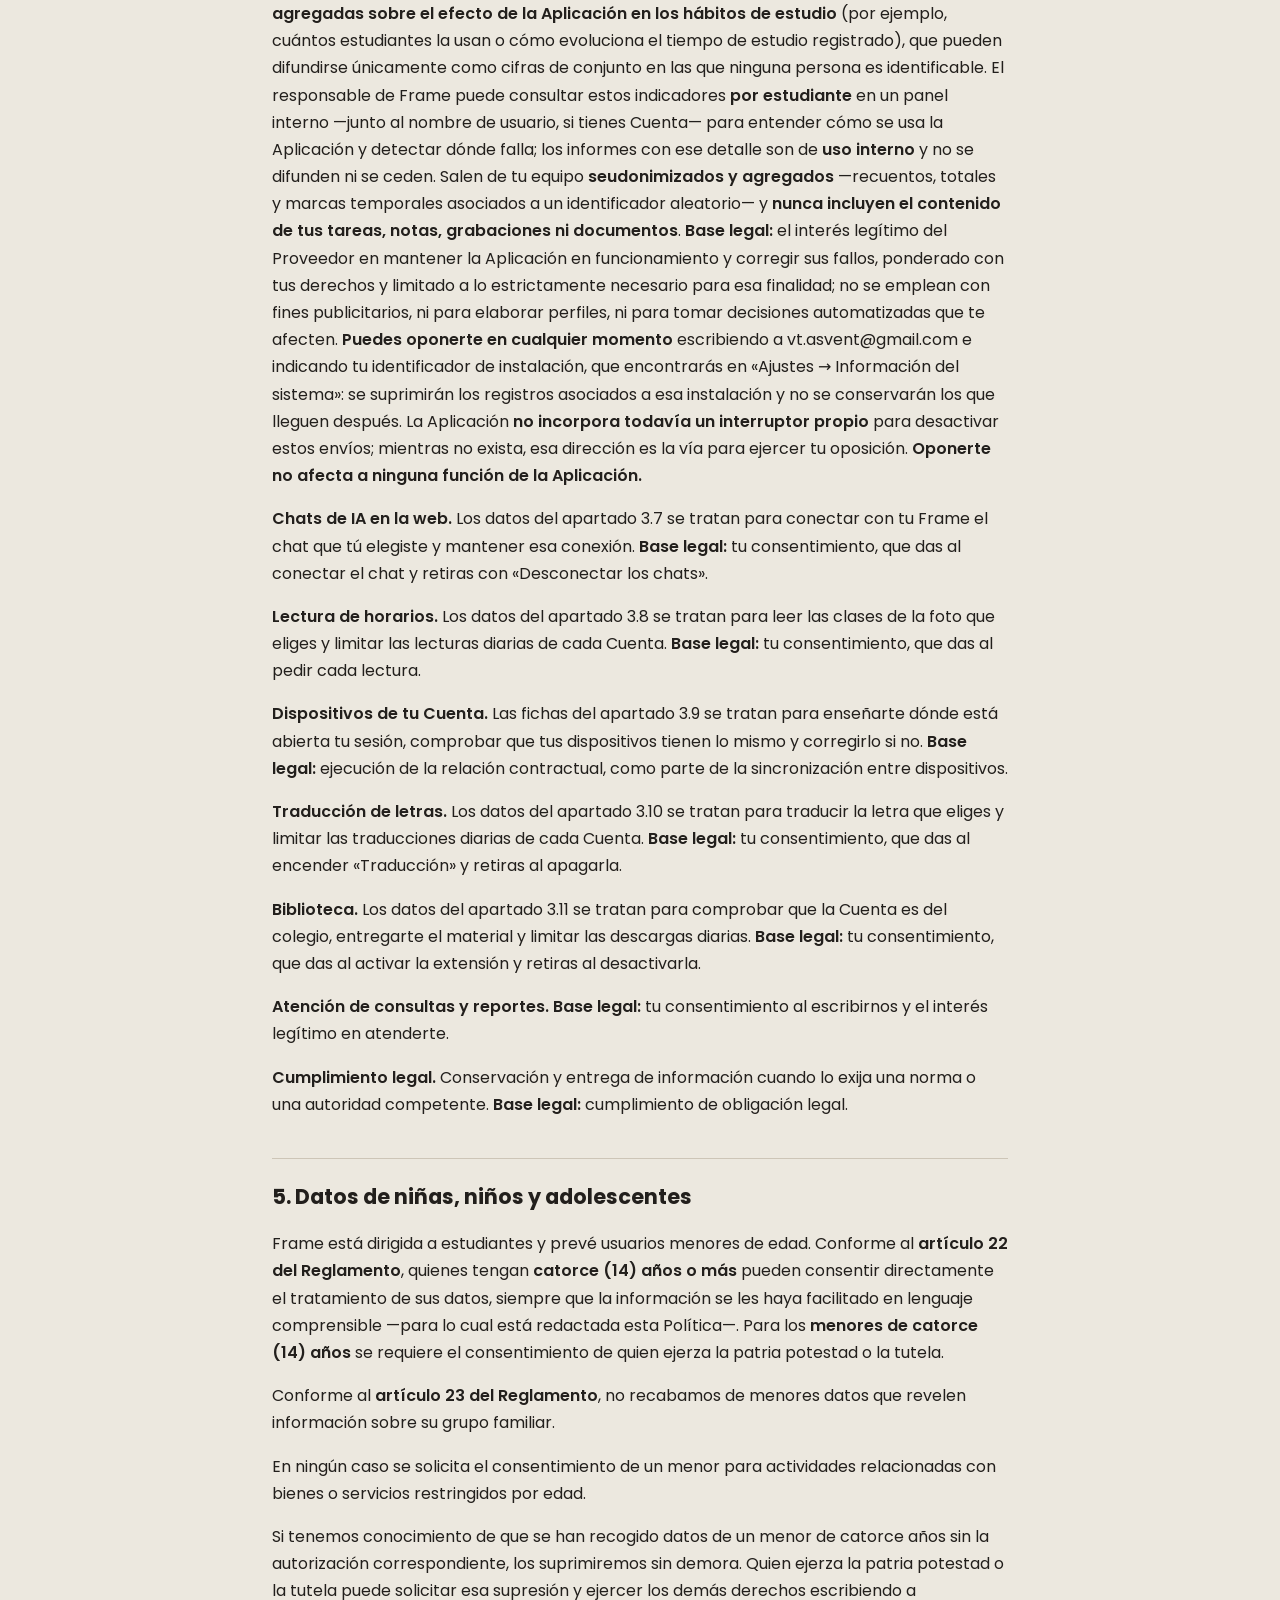
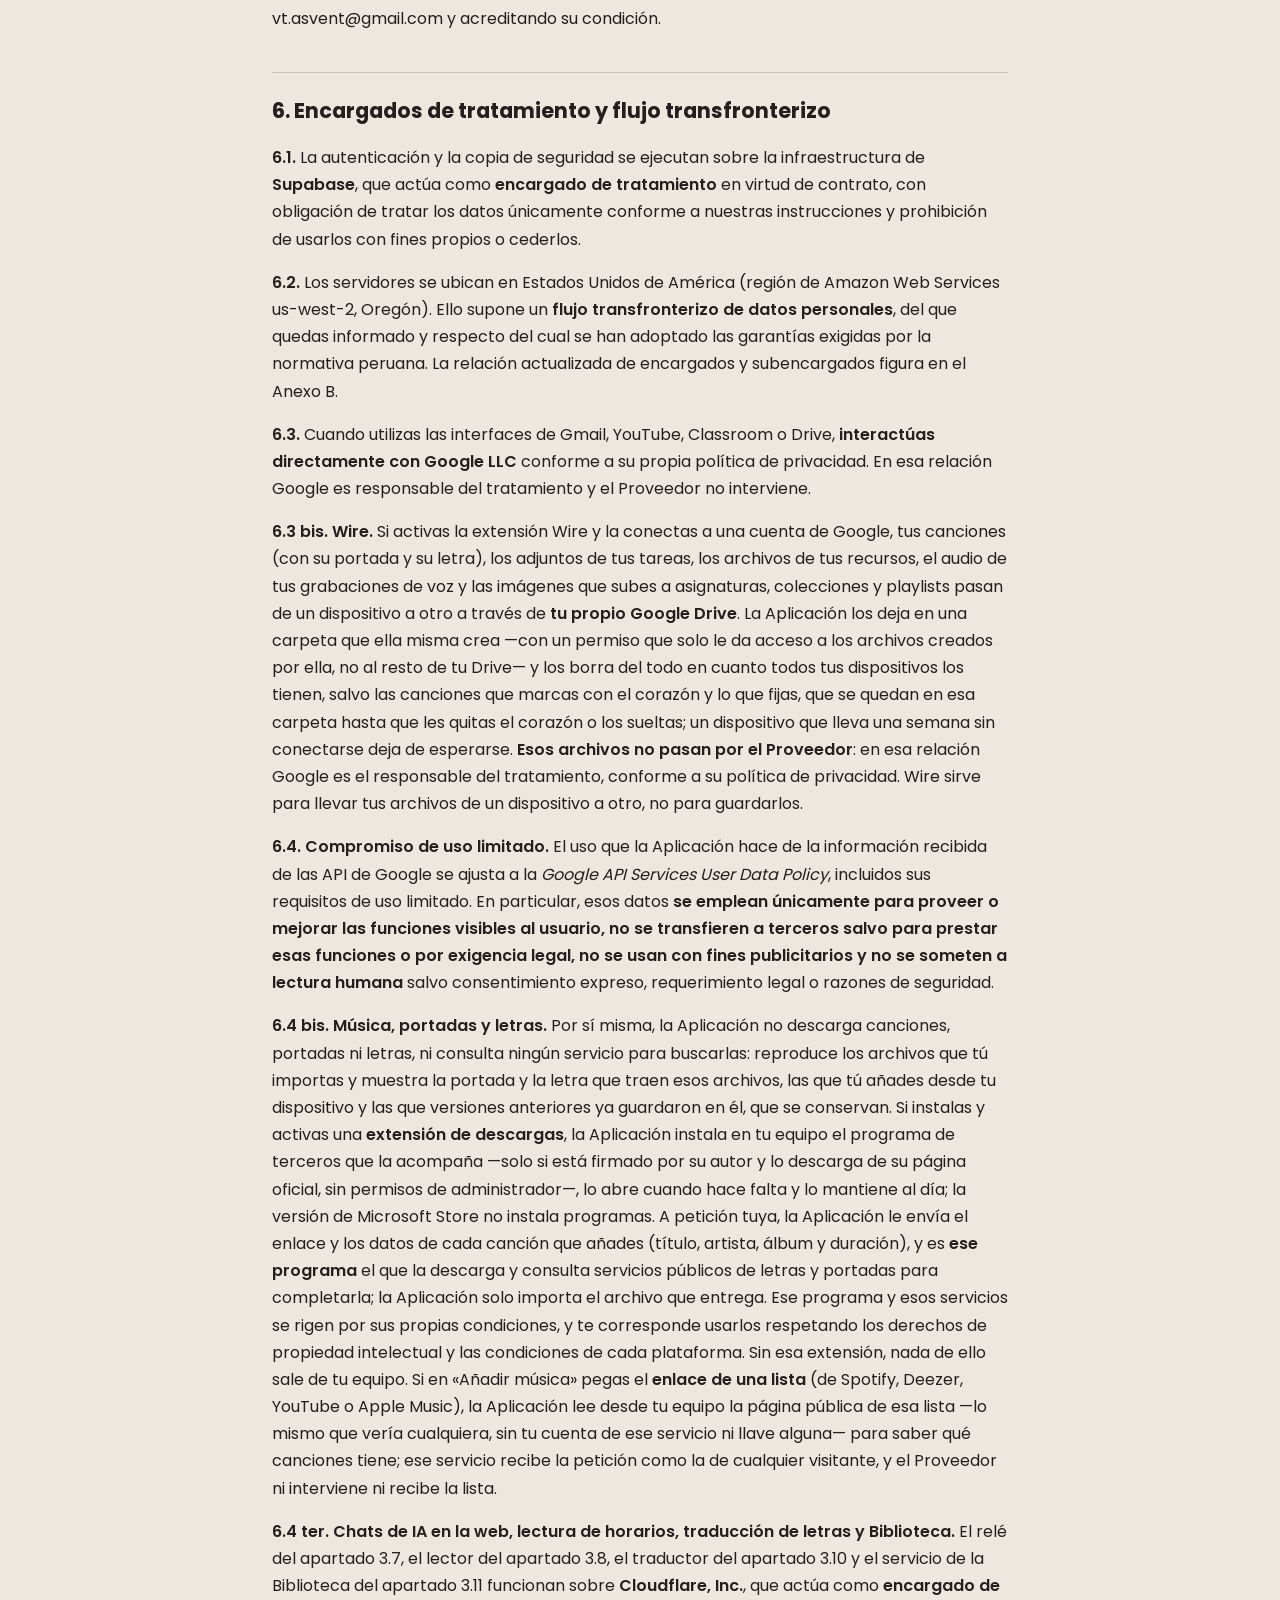
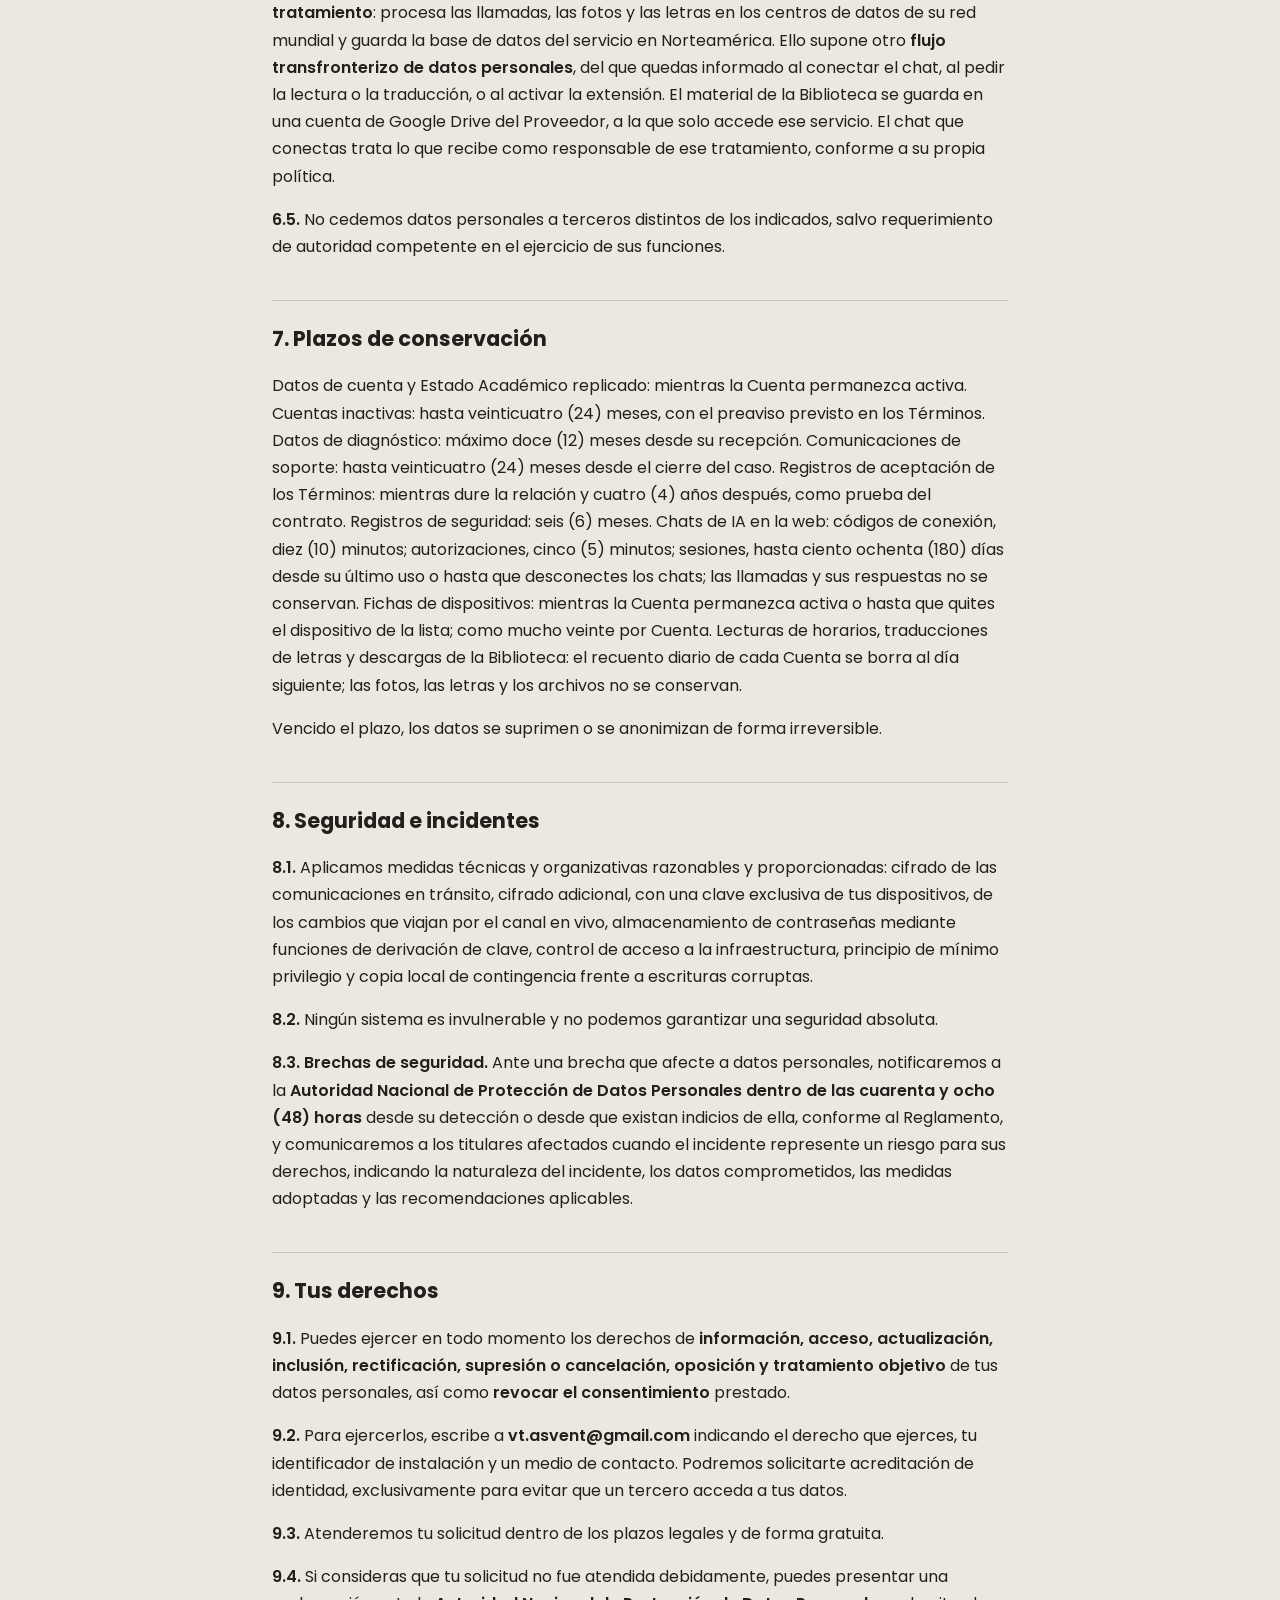
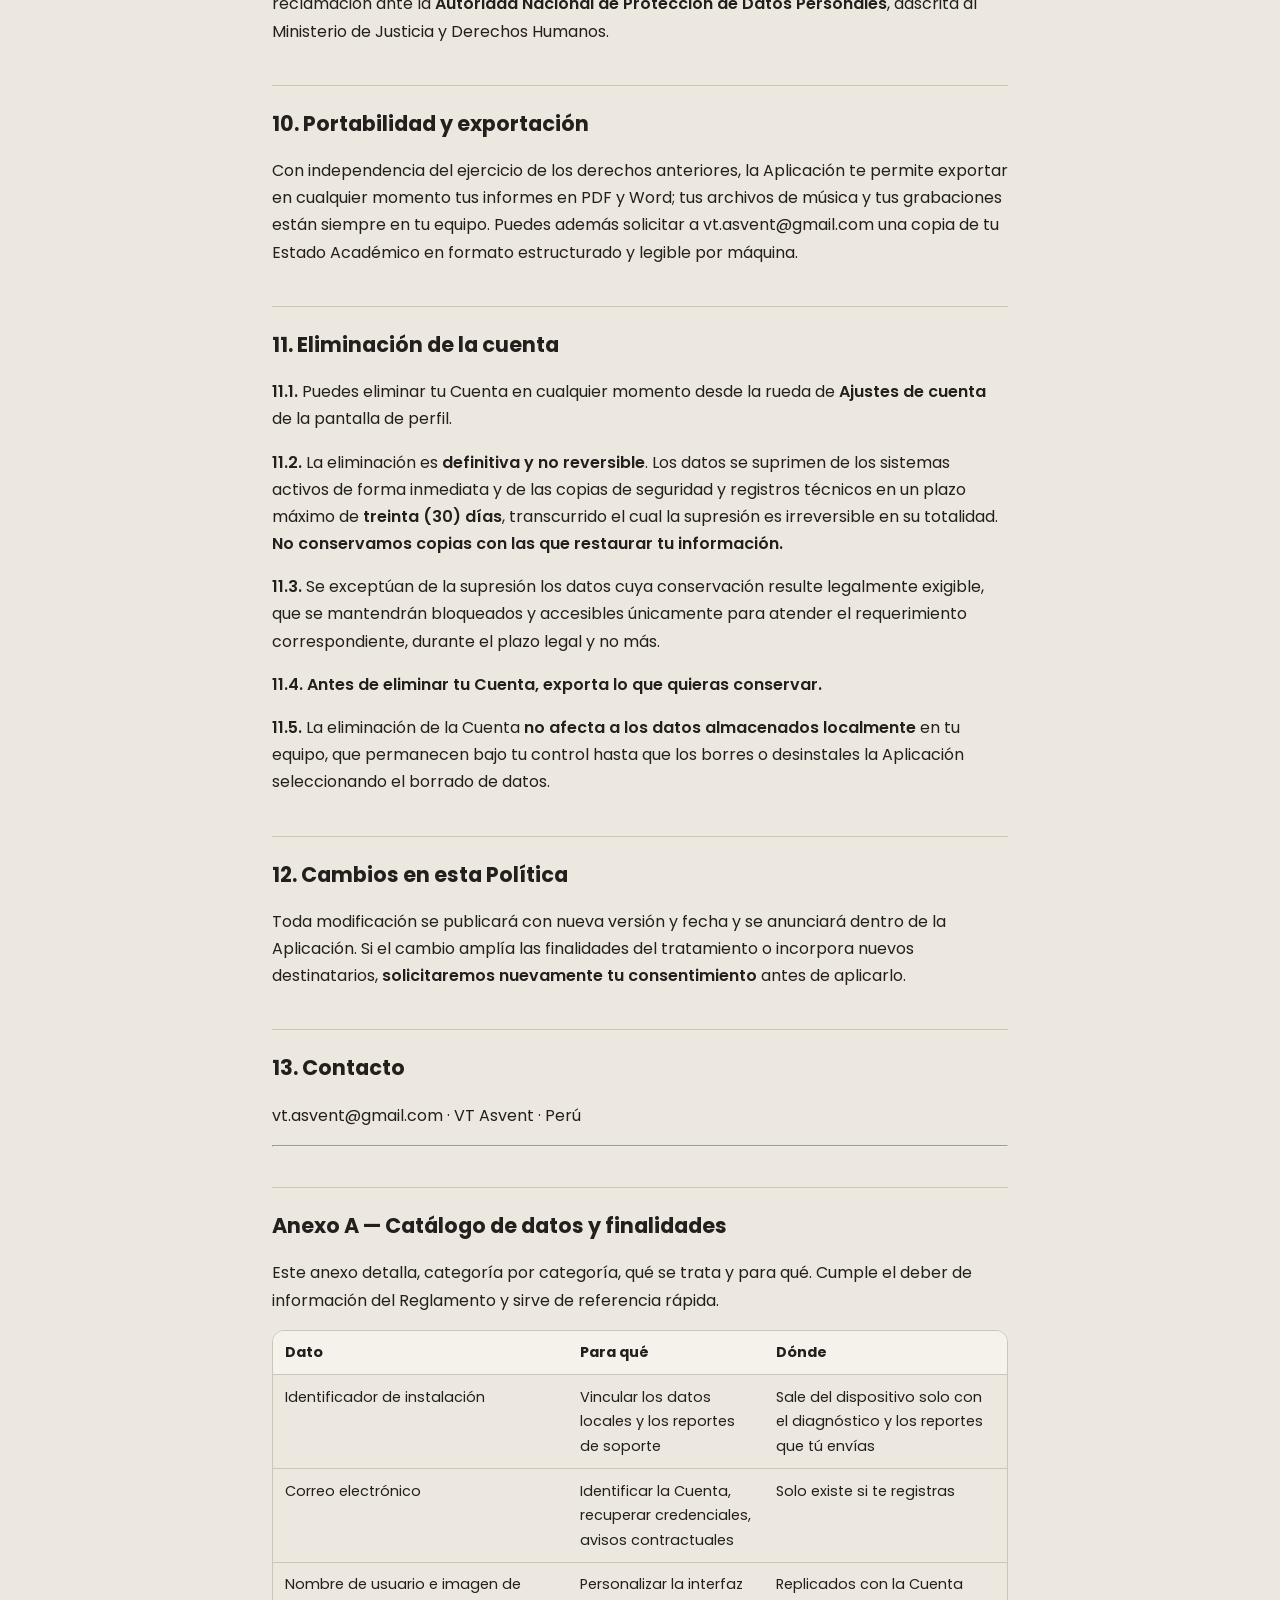
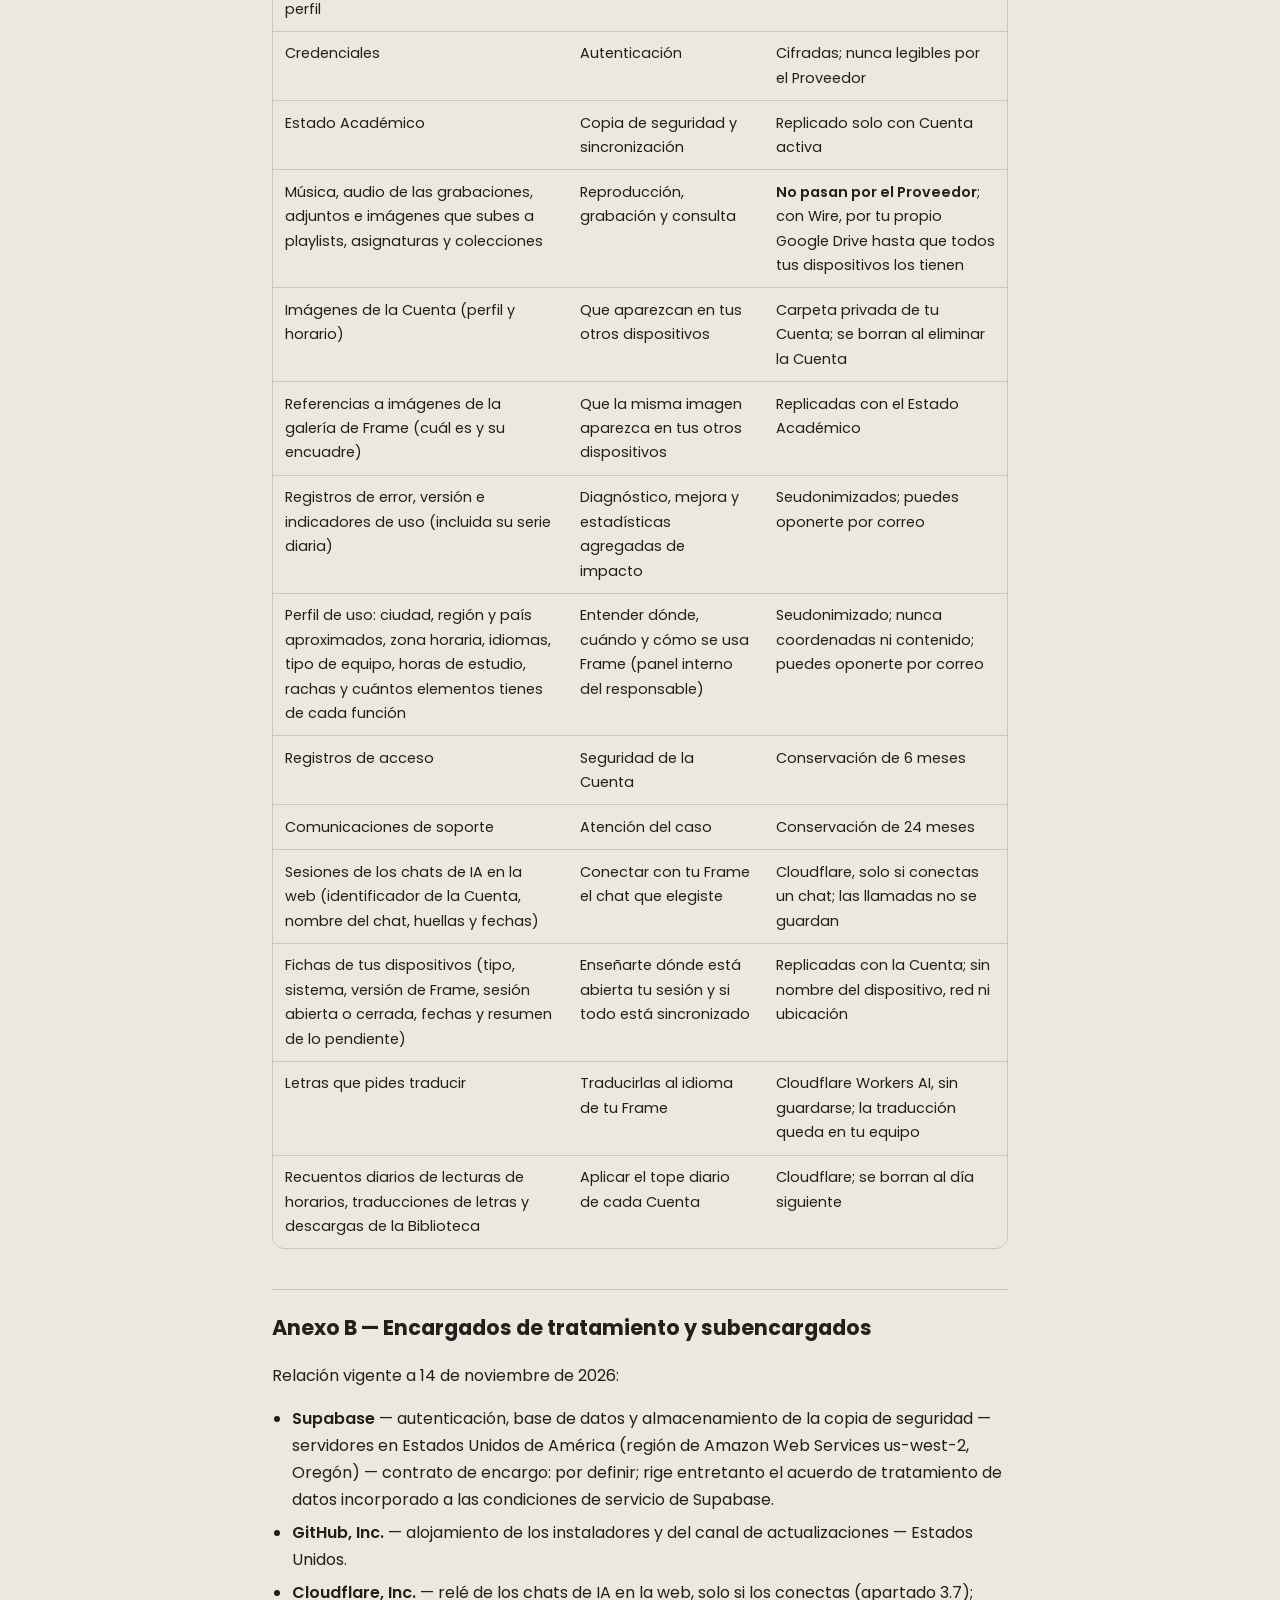
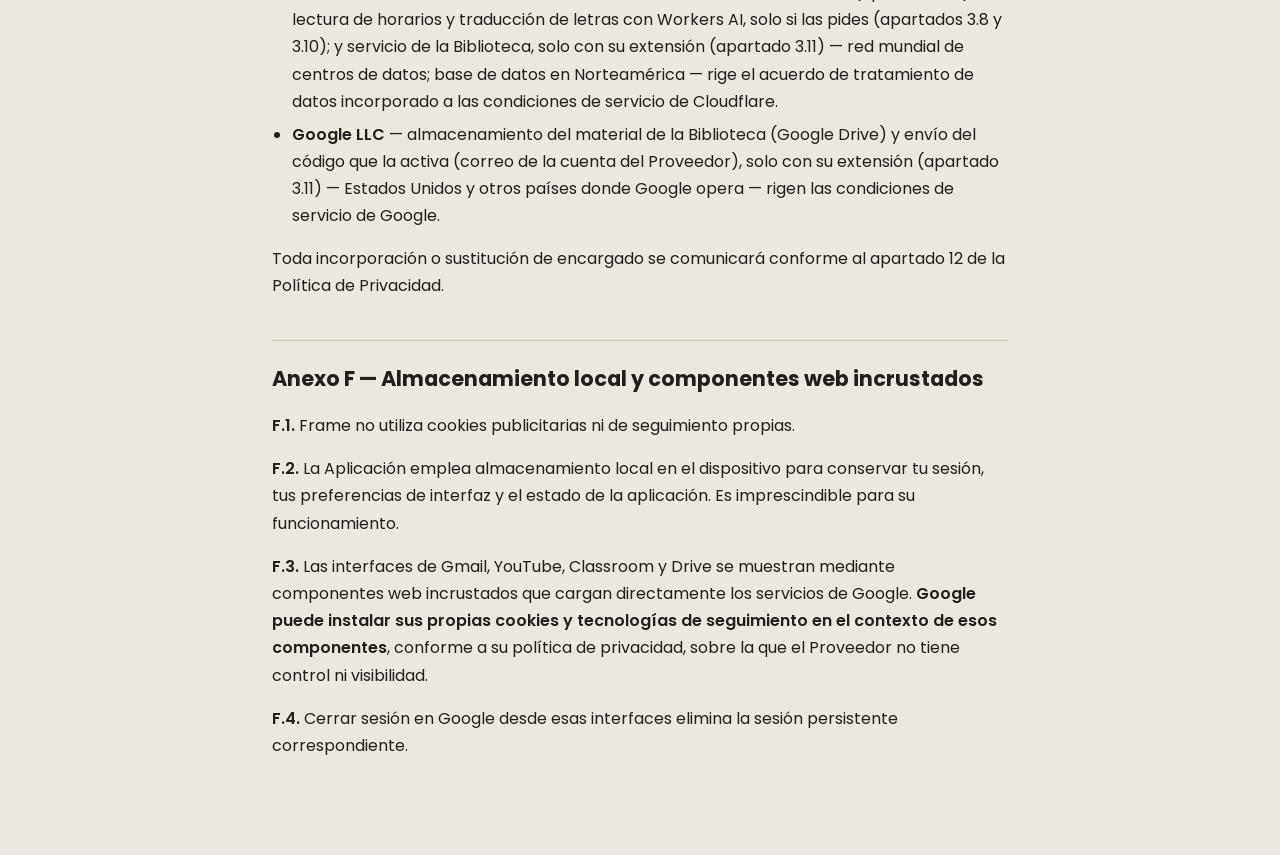
<file: privacidad/index.html>
<!doctype html>
<html lang="es">
<head>
  <meta charset="utf-8" />
  <meta name="viewport" content="width=device-width, initial-scale=1" />
  <meta http-equiv="Content-Security-Policy" content="default-src 'none'; script-src 'self'; style-src 'self'; img-src 'self' data:; font-src 'self'; base-uri 'none'; form-action 'none'; object-src 'none'; frame-src 'none'" />
  <meta name="referrer" content="strict-origin-when-cross-origin" />
  <title>Política de Privacidad · Frame</title>
  <meta name="description" content="Qué datos trata Frame, para qué, cuánto tiempo y qué derechos tienes. Asvent." />
  <meta name="theme-color" content="#ece7dd" />
  <meta name="color-scheme" content="light dark" />
  <link rel="icon" href="../favicon.svg" type="image/svg+xml" />
  <link rel="icon" href="../favicon.ico" sizes="any" />
  <link rel="stylesheet" href="../assets/site.css" />
  <link rel="stylesheet" href="privacidad.css" />
  <script src="../assets/theme.js"></script>
</head>
<body>
  <a class="skip" href="#contenido">Saltar al contenido</a>
  <header class="nav" id="nav">
    <div class="container nav-inner">
      <a class="brand" href="../" aria-label="Frame, inicio">
        <img class="logo-light" src="../assets/img/logo.svg" alt="" width="32" height="32" /><img class="logo-dark" src="../assets/img/logo-dark.svg" alt="" width="32" height="32" />
        <span>FRAME</span>
      </a>
      <div class="nav-actions">
        <a class="btn btn-soft btn-sm" href="../">Volver a Frame</a>
      </div>
    </div>
  </header>
  <main id="contenido" class="container legal">
    <h1>Política de Privacidad de Frame</h1>
    <p><strong>Versión 6.2 · Vigente desde el 14 de noviembre de 2026</strong></p>
    <p>Esta Política explica qué datos personales trata Frame, con qué finalidad, sobre qué base legal, durante cuánto tiempo, quién más interviene y qué derechos te asisten. Se emite conforme a la <strong>Ley N.º 29733, Ley de Protección de Datos Personales</strong>, y a su <strong>Reglamento aprobado por Decreto Supremo N.º 016-2024-JUS</strong>, vigente desde el 30 de marzo de 2025.</p>
    <p>Está redactada para ser comprendida por un estudiante de secundaria. Si algo no se entiende, escribe a vt.asvent@gmail.com y se te explicará.</p>
    <h2>1. Responsable del tratamiento</h2>
    <p><strong>VT Asvent</strong>, entidad de desarrollo de software en formación, Perú. Los datos registrales de la entidad se publicarán en esta Política en cuanto culmine su constitución formal.</p>
    <p>Correo para asuntos de privacidad: <strong>vt.asvent@gmail.com</strong> Banco de datos personales denominado «Frame — Cuentas y Estado Académico». Su inscripción ante la Autoridad Nacional de Protección de Datos Personales se encuentra en trámite; el código que se le asigne se publicará en esta misma Política en cuanto se otorgue.</p>
    <h2>2. Principio rector</h2>
    <p>Frame está diseñada para que <strong>la mayor parte de tu información nunca salga de tu equipo</strong>. Lo que sale, sale porque tú activaste una función que lo requiere. No vendemos datos, no los cedemos con fines comerciales, no los usamos para publicidad y no elaboramos perfiles comerciales.</p>
    <h2>3. Qué datos tratamos</h2>
    <h3>3.1 Datos que permanecen exclusivamente en tu dispositivo</h3>
    <p>Asignaturas, colecciones, profesores, tareas y su contenido, notas de recursos, adjuntos, sesiones de estudio, valoraciones de enfoque, calificaciones, hábitos, eventos del calendario local, horarios, metas, grabaciones de voz, imágenes y biblioteca de música, con las portadas y letras que traen tus canciones o que tú les añades, y lo que escuchas en ella (reproducciones y tiempo por canción, playlist y artista, día a día). También las traducciones de letras que pides (apartado 3.10) y el registro de las canciones que descargaste con una extensión de descargas, que sirve para no bajarlas dos veces.</p>
    <p><strong>Sobre estos datos no realizamos tratamiento alguno</strong>: no se transmiten al Proveedor ni a terceros, salvo el subconjunto descrito en 3.2 cuando inicias sesión.</p>
    <h3>3.2 Datos replicados en tu cuenta</h3>
    <p>Si inicias sesión, se replica tu <strong>Estado Académico</strong>: asignaturas, tareas y su avance, sesiones y sus anotaciones, calificaciones, hábitos, eventos y recordatorios del calendario con los colores de sus casillas, anotaciones sin asignatura, playlists y su orden, las canciones que marcas con el corazón (por su título y artista, nunca el archivo), vídeos de estudio, horarios con sus clases, los favoritos de la Biblioteca (cuáles son, no los archivos), la convocatoria de exámenes que eliges en ella y tu avance con sus tarjetas de estudio, la ficha de tus grabaciones de voz (nombre, importancia, fecha, duración y asignatura; nunca el audio), metas y configuración (incluidos el idioma, el color de acento, la proporción de las imágenes y la ciudad del clima que eliges a mano). Los cambios viajan además por un canal en vivo de tu Cuenta, cifrados con una clave que solo conocen tus dispositivos, para llegar a tus otros dispositivos en menos de un segundo. También se guardan en una carpeta privada de tu Cuenta, para que aparezcan en tus otros dispositivos, tu <strong>foto de perfil y las fotos de tus horarios</strong>; de las imágenes de la galería de Frame que pones a tus playlists, asignaturas y colecciones solo viaja una referencia (cuál es y su encuadre). <strong>Nunca se replican la música, el audio de las grabaciones de voz, los adjuntos ni las imágenes que subes tú a playlists, asignaturas y colecciones.</strong> Con la extensión Wire, esos archivos viajan por tu propio Google Drive, no por tu Cuenta (apartado 6.3 bis). Cada dispositivo con sesión deja además su ficha en tu Cuenta (apartado 3.9).</p>
    <h3>3.3 Datos de cuenta</h3>
    <p>Correo electrónico, nombres y apellidos, nombre de usuario, imagen de perfil si la cargas, y credenciales de autenticación, que se almacenan cifradas y nunca en texto claro. La contraseña que creas es exclusiva de Frame: nunca te pedimos la de tu correo electrónico. Si te registras con Google, recibimos de Google únicamente los datos básicos de perfil necesarios para crear la cuenta; <strong>nunca tu contraseña de Google</strong>.</p>
    <h3>3.4 Datos de diagnóstico</h3>
    <p>Identificador seudónimo de instalación, versión de la Aplicación, plataforma, país aproximado (el de la ubicación que tú fijaste para el clima), marca temporal, registros técnicos de error (nombre y mensaje del fallo, la pantalla donde ocurrió y su posición dentro del código de la Aplicación) e <strong>indicadores agregados de uso</strong>: que la Aplicación se abrió ese día, qué pantallas se abrieron, cuántas sesiones de estudio y minutos se registraron, cuántas tareas se terminaron, cuántos informes se generaron, cuántas canciones descargaste con una extensión de descargas y cuántos archivos de la Biblioteca (cuántos, nunca cuáles), y los totales acumulados de asignaturas, hábitos, playlists y canciones. También la <strong>serie diaria y semanal</strong> de esos mismos recuentos —minutos y sesiones de estudio, el enfoque medio que tú marcaste, cuántas tareas culminaste, cuántas eran de prioridad alta y cuántas a tiempo, y tu constancia de hábitos como porcentaje—, y la forma de cada tarea creada o culminada (tipo, prioridad, si tenía fecha). Además, un <strong>perfil de uso</strong>: tu lugar aproximado —la ciudad, la región y el país de la ubicación del clima de Inicio, nunca sus coordenadas ni tu barrio—, tu zona horaria, el idioma de la Aplicación y el de tu sistema, el tipo de equipo (computadora, tableta o celular), en qué días de la semana y horas estudias (minutos por franja horaria, de los últimos 140 días), cuánto duran tus sesiones y el enfoque que declaras (por tramos), tu racha actual y la mejor, y <strong>cuántos</strong> elementos tienes de cada función (por ejemplo, cuántas notas o eventos, nunca cuáles). De las Cuentas se cuenta además, a partir de las fichas del apartado 3.9, en cuántos dispositivos está abierta la sesión y de qué tipo son. Estos indicadores se envían también en modo invitado. <strong>No incluyen el contenido de tus tareas, notas, grabaciones ni documentos, ni los nombres de tus asignaturas.</strong></p>
    <h3>3.5 Datos que tratamos cuando nos escribes</h3>
    <p>Tu correo, el identificador de instalación y el contenido de tu mensaje, exclusivamente para atender tu consulta o reporte.</p>
    <h3>3.6 Datos que no tratamos</h3>
    <p>No recogemos datos de geolocalización precisa —la ubicación del clima se fija en tu equipo, la detecte la Aplicación o la elijas tú, y de ella solo sale la ciudad, la región y el país descritos en 3.4—, no accedemos a tu cámara, no rastreamos tu actividad fuera de la Aplicación, no incorporamos herramientas publicitarias ni de seguimiento de terceros, y no tratamos categorías especiales de datos.</p>
    <h3>3.7 Chats de IA en la web</h3>
    <p>Solo si conectas un chat de la web —por ejemplo, claude.ai o ChatGPT— desde la extensión Conexiones con IA, y mientras siga conectado:</p>
    <p><strong>Lo que pasa sin guardarse.</strong> Cada pedido del chat y la respuesta de tu Frame —que pueden incluir tus tareas, asignaturas, hábitos, eventos, sesiones, informes y música— viajan cifrados por un relé del Proveedor alojado en Cloudflare, que los entrega a la Frame que tengas abierta y devuelve la respuesta al chat. <strong>El relé no guarda las llamadas ni sus respuestas</strong>, ni las usa para nada más.</p>
    <p><strong>Lo que se guarda para que la conexión funcione.</strong> El identificador de tu Cuenta; el nombre con que se presenta cada chat y sus direcciones de retorno; los códigos de conexión, las autorizaciones y las sesiones de cada chat, como huella cifrada (SHA-256) y con sus fechas; la lista de herramientas que ofrece Frame; y, mientras una Frame está conectada al relé, un identificador aleatorio de ese equipo, su sistema (Windows o Android), la versión de Frame y la hora de su última conexión.</p>
    <p><strong>Cómo se corta.</strong> «Desconectar los chats», en la extensión, borra al instante tus sesiones y códigos y anula los accesos en curso. Al eliminar tu Cuenta desde un equipo con la extensión pasa lo mismo; si la eliminas desde otro, esas sesiones ya no sirven y se borran al caducar. Lo que el chat hace con lo que recibe se rige por la política de privacidad de su proveedor (por ejemplo, Anthropic u OpenAI), con quien te relacionas directamente.</p>
    <h3>3.8 Lectura de horarios</h3>
    <p>Solo cuando pides a Frame que lea las clases de la foto de un horario —al añadirlo, con «Leer las clases» o con «Volver a leer la foto»—:</p>
    <p><strong>Lo que pasa sin guardarse.</strong> La foto, reducida, viaja cifrada con tu sesión de Cuenta a un servicio del Proveedor alojado en Cloudflare, que se la entrega a un modelo abierto de <strong>Cloudflare Workers AI</strong> —<strong>Qwen 3.8</strong> o, si ese no responde o se acerca el límite diario gratuito, <strong>Gemma 4</strong>— para extraer las clases —día, hora, asignatura y, si figuran, aula y docente— y te las devuelve. Con la foto van los nombres de tus asignaturas de Frame —solo los nombres—, para que el mismo modelo diga a cuál corresponde cada clase del horario. <strong>Ni ese servicio ni Cloudflare guardan la foto, esos nombres ni lo leído</strong>, ni lo usan para entrenar modelos: Cloudflare lo procesa sin retención de datos.</p>
    <p><strong>Lo que se guarda.</strong> Para que nadie agote las lecturas de los demás, el servicio anota cuántas fotos lee tu Cuenta cada día, junto con su identificador; esa anotación se borra al día siguiente. Las clases leídas se guardan en tu Frame como parte de tu Estado Académico (apartado 3.2), donde puedes corregirlas o borrarlas.</p>
    <p><strong>Es opcional.</strong> Puedes añadir las clases a mano, sin enviar la foto a ninguna parte.</p>
    <h3>3.9 Dispositivos de tu Cuenta</h3>
    <p>Si inicias sesión, cada dispositivo donde abres Frame deja en tu Cuenta una ficha, para que «Dispositivos», en la extensión Wire, te enseñe dónde está abierta tu sesión y si todos tienen lo mismo:</p>
    <p><strong>Lo que guarda cada ficha.</strong> Un identificador aleatorio de esa instalación, el tipo de dispositivo (laptop, celular o tablet), su sistema (Windows o Android), la versión de Frame, si la sesión sigue abierta o se cerró, la primera y la última vez que se conectó, si tiene en marcha la extensión Wire y un resumen de lo que le falta por sincronizar (cuántas cosas de cada tipo, nunca cuáles). <strong>No guarda el nombre del dispositivo, su red ni su ubicación.</strong></p>
    <p><strong>Quién la ve.</strong> Solo tú, desde tus dispositivos. El responsable de Frame ve únicamente recuentos: en cuántos dispositivos está abierta cada Cuenta y de qué tipo son (apartado 3.4).</p>
    <p><strong>Cuánto dura.</strong> Puedes quitar de la lista un dispositivo que ya no usas; se conservan como mucho veinte fichas por Cuenta, y todas se borran al eliminar la Cuenta.</p>
    <h3>3.10 Traducción de letras</h3>
    <p>Desde la versión 1.9.9 para Windows y la 1.4.1 para Android, Frame ya no traduce letras: este apartado se aplica solo a quien siga usando una versión anterior.</p>
    <p>Solo si enciendes «Traducción» en la letra de una canción, y solo cuando esa letra no está ya en el idioma de tu Frame —eso lo comprueba la Aplicación en tu equipo, sin enviarla—:</p>
    <p><strong>Lo que pasa sin guardarse.</strong> Las líneas de la letra viajan cifradas con tu sesión de Cuenta a un servicio del Proveedor alojado en Cloudflare, que se las entrega a <strong>Gemma 4</strong>, un modelo abierto de <strong>Cloudflare Workers AI</strong>, y te devuelve su traducción. No viajan el título, el artista ni el archivo de la canción. <strong>Ni ese servicio ni Cloudflare guardan la letra ni su traducción</strong>, ni las usan para entrenar modelos: Cloudflare las procesa sin retención de datos.</p>
    <p><strong>Lo que se guarda.</strong> El servicio anota cuántas letras traduce tu Cuenta cada día (hasta 30), junto con su identificador; esa anotación se borra al día siguiente. La traducción se guarda en tu equipo, para no volver a pedirla.</p>
    <p><strong>Es opcional.</strong> Con «Traducción» apagada no se envía nada.</p>
    <h3>3.11 Biblioteca (extensión)</h3>
    <p>Solo si activas la extensión «Biblioteca», que es para estudiantes del colegio:</p>
    <p><strong>Cómo se activa.</strong> Escribes tu correo institucional y un servicio del Proveedor alojado en Cloudflare comprueba que es del colegio —compara un resumen (SHA-256) de su dominio— y te envía a ese correo un código de un solo uso, desde la cuenta de correo del Proveedor en Google. Con el código, la Biblioteca queda activada durante un año en la Cuenta con la que estás, entres con el correo que entres. Si entras a Frame con el propio correo del colegio, ya verificado, no hace falta código.</p>
    <p><strong>Lo que pasa después.</strong> La Aplicación pide el índice del material, la vista previa de los documentos destacados y cada archivo que abres o descargas a ese servicio, con tu sesión de Cuenta. El servicio comprueba que tu Cuenta la tiene activada y te entrega el archivo, que trae del almacenamiento del Proveedor en Google Drive. <strong>Nunca recibes acceso a ese Drive, y el servicio no ve tu Google Drive ni nada de tu equipo.</strong></p>
    <p><strong>Lo que se guarda.</strong> De tu correo institucional, el servicio guarda solo una huella con clave —no se puede leer ni reconstruir—, junto al identificador de tu Cuenta y la fecha, para saber que la tienes activada y para que un mismo correo no active más de dos Cuentas; se borra cuando la activación vence. Del código, otra huella, hasta que lo usas o caduca (10 minutos). El mensaje con el código queda, como todo correo enviado, en el buzón del Proveedor en Google, con tu dirección institucional; el Proveedor no lo usa para nada más. Además, cuántos archivos y cuántos bytes descarga tu Cuenta cada día, junto con su identificador, para aplicar un tope diario; esa anotación se borra al día siguiente. No se guarda qué archivos abres ni cuáles descargas. Los que marcas como favoritos, la convocatoria de exámenes que eliges y tu avance con las tarjetas de estudio forman parte de tu Estado Académico (apartado 3.2).</p>
    <h2>4. Finalidades y bases legales</h2>
    <p><strong>Prestar el servicio.</strong> Los datos de cuenta y el Estado Académico replicado se tratan para autenticarte, mantener la copia de seguridad y sincronizar tu información entre dispositivos. <strong>Base legal:</strong> ejecución de la relación contractual establecida en los Términos y Condiciones. Sin estos datos los Servicios de Cuenta no pueden prestarse.</p>
    <p><strong>Seguridad de la cuenta.</strong> Los registros de acceso se tratan para detectar accesos no autorizados y abusos. <strong>Base legal:</strong> interés legítimo del Proveedor en la seguridad del servicio, ponderado con tus derechos.</p>
    <p><strong>Diagnóstico y mejora.</strong> Los datos del apartado 3.4 se tratan para detectar fallos, medir de forma agregada el uso de las funciones, orientar el desarrollo y <strong>elaborar estadísticas agregadas sobre el efecto de la Aplicación en los hábitos de estudio</strong> (por ejemplo, cuántos estudiantes la usan o cómo evoluciona el tiempo de estudio registrado), que pueden difundirse únicamente como cifras de conjunto en las que ninguna persona es identificable. El responsable de Frame puede consultar estos indicadores <strong>por estudiante</strong> en un panel interno —junto al nombre de usuario, si tienes Cuenta— para entender cómo se usa la Aplicación y detectar dónde falla; los informes con ese detalle son de <strong>uso interno</strong> y no se difunden ni se ceden. Salen de tu equipo <strong>seudonimizados y agregados</strong> —recuentos, totales y marcas temporales asociados a un identificador aleatorio— y <strong>nunca incluyen el contenido de tus tareas, notas, grabaciones ni documentos</strong>. <strong>Base legal:</strong> el interés legítimo del Proveedor en mantener la Aplicación en funcionamiento y corregir sus fallos, ponderado con tus derechos y limitado a lo estrictamente necesario para esa finalidad; no se emplean con fines publicitarios, ni para elaborar perfiles, ni para tomar decisiones automatizadas que te afecten. <strong>Puedes oponerte en cualquier momento</strong> escribiendo a vt.asvent@gmail.com e indicando tu identificador de instalación, que encontrarás en «Ajustes → Información del sistema»: se suprimirán los registros asociados a esa instalación y no se conservarán los que lleguen después. La Aplicación <strong>no incorpora todavía un interruptor propio</strong> para desactivar estos envíos; mientras no exista, esa dirección es la vía para ejercer tu oposición. <strong>Oponerte no afecta a ninguna función de la Aplicación.</strong></p>
    <p><strong>Chats de IA en la web.</strong> Los datos del apartado 3.7 se tratan para conectar con tu Frame el chat que tú elegiste y mantener esa conexión. <strong>Base legal:</strong> tu consentimiento, que das al conectar el chat y retiras con «Desconectar los chats».</p>
    <p><strong>Lectura de horarios.</strong> Los datos del apartado 3.8 se tratan para leer las clases de la foto que eliges y limitar las lecturas diarias de cada Cuenta. <strong>Base legal:</strong> tu consentimiento, que das al pedir cada lectura.</p>
    <p><strong>Dispositivos de tu Cuenta.</strong> Las fichas del apartado 3.9 se tratan para enseñarte dónde está abierta tu sesión, comprobar que tus dispositivos tienen lo mismo y corregirlo si no. <strong>Base legal:</strong> ejecución de la relación contractual, como parte de la sincronización entre dispositivos.</p>
    <p><strong>Traducción de letras.</strong> Los datos del apartado 3.10 se tratan para traducir la letra que eliges y limitar las traducciones diarias de cada Cuenta. <strong>Base legal:</strong> tu consentimiento, que das al encender «Traducción» y retiras al apagarla.</p>
    <p><strong>Biblioteca.</strong> Los datos del apartado 3.11 se tratan para comprobar que la Cuenta es del colegio, entregarte el material y limitar las descargas diarias. <strong>Base legal:</strong> tu consentimiento, que das al activar la extensión y retiras al desactivarla.</p>
    <p><strong>Atención de consultas y reportes.</strong> <strong>Base legal:</strong> tu consentimiento al escribirnos y el interés legítimo en atenderte.</p>
    <p><strong>Cumplimiento legal.</strong> Conservación y entrega de información cuando lo exija una norma o una autoridad competente. <strong>Base legal:</strong> cumplimiento de obligación legal.</p>
    <h2>5. Datos de niñas, niños y adolescentes</h2>
    <p>Frame está dirigida a estudiantes y prevé usuarios menores de edad. Conforme al <strong>artículo 22 del Reglamento</strong>, quienes tengan <strong>catorce (14) años o más</strong> pueden consentir directamente el tratamiento de sus datos, siempre que la información se les haya facilitado en lenguaje comprensible —para lo cual está redactada esta Política—. Para los <strong>menores de catorce (14) años</strong> se requiere el consentimiento de quien ejerza la patria potestad o la tutela.</p>
    <p>Conforme al <strong>artículo 23 del Reglamento</strong>, no recabamos de menores datos que revelen información sobre su grupo familiar.</p>
    <p>En ningún caso se solicita el consentimiento de un menor para actividades relacionadas con bienes o servicios restringidos por edad.</p>
    <p>Si tenemos conocimiento de que se han recogido datos de un menor de catorce años sin la autorización correspondiente, los suprimiremos sin demora. Quien ejerza la patria potestad o la tutela puede solicitar esa supresión y ejercer los demás derechos escribiendo a vt.asvent@gmail.com y acreditando su condición.</p>
    <h2>6. Encargados de tratamiento y flujo transfronterizo</h2>
    <p><strong>6.1.</strong> La autenticación y la copia de seguridad se ejecutan sobre la infraestructura de <strong>Supabase</strong>, que actúa como <strong>encargado de tratamiento</strong> en virtud de contrato, con obligación de tratar los datos únicamente conforme a nuestras instrucciones y prohibición de usarlos con fines propios o cederlos.</p>
    <p><strong>6.2.</strong> Los servidores se ubican en Estados Unidos de América (región de Amazon Web Services us-west-2, Oregón). Ello supone un <strong>flujo transfronterizo de datos personales</strong>, del que quedas informado y respecto del cual se han adoptado las garantías exigidas por la normativa peruana. La relación actualizada de encargados y subencargados figura en el Anexo B.</p>
    <p><strong>6.3.</strong> Cuando utilizas las interfaces de Gmail, YouTube, Classroom o Drive, <strong>interactúas directamente con Google LLC</strong> conforme a su propia política de privacidad. En esa relación Google es responsable del tratamiento y el Proveedor no interviene.</p>
    <p><strong>6.3 bis. Wire.</strong> Si activas la extensión Wire y la conectas a una cuenta de Google, tus canciones (con su portada y su letra), los adjuntos de tus tareas, los archivos de tus recursos, el audio de tus grabaciones de voz y las imágenes que subes a asignaturas, colecciones y playlists pasan de un dispositivo a otro a través de <strong>tu propio Google Drive</strong>. La Aplicación los deja en una carpeta que ella misma crea —con un permiso que solo le da acceso a los archivos creados por ella, no al resto de tu Drive— y los borra del todo en cuanto todos tus dispositivos los tienen, salvo las canciones que marcas con el corazón y lo que fijas, que se quedan en esa carpeta hasta que les quitas el corazón o los sueltas; un dispositivo que lleva una semana sin conectarse deja de esperarse. <strong>Esos archivos no pasan por el Proveedor</strong>: en esa relación Google es el responsable del tratamiento, conforme a su política de privacidad. Wire sirve para llevar tus archivos de un dispositivo a otro, no para guardarlos.</p>
    <p><strong>6.4. Compromiso de uso limitado.</strong> El uso que la Aplicación hace de la información recibida de las API de Google se ajusta a la <em>Google API Services User Data Policy</em>, incluidos sus requisitos de uso limitado. En particular, esos datos <strong>se emplean únicamente para proveer o mejorar las funciones visibles al usuario, no se transfieren a terceros salvo para prestar esas funciones o por exigencia legal, no se usan con fines publicitarios y no se someten a lectura humana</strong> salvo consentimiento expreso, requerimiento legal o razones de seguridad.</p>
    <p><strong>6.4 bis. Música, portadas y letras.</strong> Por sí misma, la Aplicación no descarga canciones, portadas ni letras, ni consulta ningún servicio para buscarlas: reproduce los archivos que tú importas y muestra la portada y la letra que traen esos archivos, las que tú añades desde tu dispositivo y las que versiones anteriores ya guardaron en él, que se conservan. Si instalas y activas una <strong>extensión de descargas</strong>, la Aplicación instala en tu equipo el programa de terceros que la acompaña —solo si está firmado por su autor y lo descarga de su página oficial, sin permisos de administrador—, lo abre cuando hace falta y lo mantiene al día; la versión de Microsoft Store no instala programas. A petición tuya, la Aplicación le envía el enlace y los datos de cada canción que añades (título, artista, álbum y duración), y es <strong>ese programa</strong> el que la descarga y consulta servicios públicos de letras y portadas para completarla; la Aplicación solo importa el archivo que entrega. Ese programa y esos servicios se rigen por sus propias condiciones, y te corresponde usarlos respetando los derechos de propiedad intelectual y las condiciones de cada plataforma. Sin esa extensión, nada de ello sale de tu equipo. Si en «Añadir música» pegas el <strong>enlace de una lista</strong> (de Spotify, Deezer, YouTube o Apple Music), la Aplicación lee desde tu equipo la página pública de esa lista —lo mismo que vería cualquiera, sin tu cuenta de ese servicio ni llave alguna— para saber qué canciones tiene; ese servicio recibe la petición como la de cualquier visitante, y el Proveedor ni interviene ni recibe la lista.</p>
    <p><strong>6.4 ter. Chats de IA en la web, lectura de horarios, traducción de letras y Biblioteca.</strong> El relé del apartado 3.7, el lector del apartado 3.8, el traductor del apartado 3.10 y el servicio de la Biblioteca del apartado 3.11 funcionan sobre <strong>Cloudflare, Inc.</strong>, que actúa como <strong>encargado de tratamiento</strong>: procesa las llamadas, las fotos y las letras en los centros de datos de su red mundial y guarda la base de datos del servicio en Norteamérica. Ello supone otro <strong>flujo transfronterizo de datos personales</strong>, del que quedas informado al conectar el chat, al pedir la lectura o la traducción, o al activar la extensión. El material de la Biblioteca se guarda en una cuenta de Google Drive del Proveedor, a la que solo accede ese servicio. El chat que conectas trata lo que recibe como responsable de ese tratamiento, conforme a su propia política.</p>
    <p><strong>6.5.</strong> No cedemos datos personales a terceros distintos de los indicados, salvo requerimiento de autoridad competente en el ejercicio de sus funciones.</p>
    <h2>7. Plazos de conservación</h2>
    <p>Datos de cuenta y Estado Académico replicado: mientras la Cuenta permanezca activa. Cuentas inactivas: hasta veinticuatro (24) meses, con el preaviso previsto en los Términos. Datos de diagnóstico: máximo doce (12) meses desde su recepción. Comunicaciones de soporte: hasta veinticuatro (24) meses desde el cierre del caso. Registros de aceptación de los Términos: mientras dure la relación y cuatro (4) años después, como prueba del contrato. Registros de seguridad: seis (6) meses. Chats de IA en la web: códigos de conexión, diez (10) minutos; autorizaciones, cinco (5) minutos; sesiones, hasta ciento ochenta (180) días desde su último uso o hasta que desconectes los chats; las llamadas y sus respuestas no se conservan. Fichas de dispositivos: mientras la Cuenta permanezca activa o hasta que quites el dispositivo de la lista; como mucho veinte por Cuenta. Lecturas de horarios, traducciones de letras y descargas de la Biblioteca: el recuento diario de cada Cuenta se borra al día siguiente; las fotos, las letras y los archivos no se conservan.</p>
    <p>Vencido el plazo, los datos se suprimen o se anonimizan de forma irreversible.</p>
    <h2>8. Seguridad e incidentes</h2>
    <p><strong>8.1.</strong> Aplicamos medidas técnicas y organizativas razonables y proporcionadas: cifrado de las comunicaciones en tránsito, cifrado adicional, con una clave exclusiva de tus dispositivos, de los cambios que viajan por el canal en vivo, almacenamiento de contraseñas mediante funciones de derivación de clave, control de acceso a la infraestructura, principio de mínimo privilegio y copia local de contingencia frente a escrituras corruptas.</p>
    <p><strong>8.2.</strong> Ningún sistema es invulnerable y no podemos garantizar una seguridad absoluta.</p>
    <p><strong>8.3. Brechas de seguridad.</strong> Ante una brecha que afecte a datos personales, notificaremos a la <strong>Autoridad Nacional de Protección de Datos Personales dentro de las cuarenta y ocho (48) horas</strong> desde su detección o desde que existan indicios de ella, conforme al Reglamento, y comunicaremos a los titulares afectados cuando el incidente represente un riesgo para sus derechos, indicando la naturaleza del incidente, los datos comprometidos, las medidas adoptadas y las recomendaciones aplicables.</p>
    <h2>9. Tus derechos</h2>
    <p><strong>9.1.</strong> Puedes ejercer en todo momento los derechos de <strong>información, acceso, actualización, inclusión, rectificación, supresión o cancelación, oposición y tratamiento objetivo</strong> de tus datos personales, así como <strong>revocar el consentimiento</strong> prestado.</p>
    <p><strong>9.2.</strong> Para ejercerlos, escribe a <strong>vt.asvent@gmail.com</strong> indicando el derecho que ejerces, tu identificador de instalación y un medio de contacto. Podremos solicitarte acreditación de identidad, exclusivamente para evitar que un tercero acceda a tus datos.</p>
    <p><strong>9.3.</strong> Atenderemos tu solicitud dentro de los plazos legales y de forma gratuita.</p>
    <p><strong>9.4.</strong> Si consideras que tu solicitud no fue atendida debidamente, puedes presentar una reclamación ante la <strong>Autoridad Nacional de Protección de Datos Personales</strong>, adscrita al Ministerio de Justicia y Derechos Humanos.</p>
    <h2>10. Portabilidad y exportación</h2>
    <p>Con independencia del ejercicio de los derechos anteriores, la Aplicación te permite exportar en cualquier momento tus informes en PDF y Word; tus archivos de música y tus grabaciones están siempre en tu equipo. Puedes además solicitar a vt.asvent@gmail.com una copia de tu Estado Académico en formato estructurado y legible por máquina.</p>
    <h2>11. Eliminación de la cuenta</h2>
    <p><strong>11.1.</strong> Puedes eliminar tu Cuenta en cualquier momento desde la rueda de <strong>Ajustes de cuenta</strong> de la pantalla de perfil.</p>
    <p><strong>11.2.</strong> La eliminación es <strong>definitiva y no reversible</strong>. Los datos se suprimen de los sistemas activos de forma inmediata y de las copias de seguridad y registros técnicos en un plazo máximo de <strong>treinta (30) días</strong>, transcurrido el cual la supresión es irreversible en su totalidad. <strong>No conservamos copias con las que restaurar tu información.</strong></p>
    <p><strong>11.3.</strong> Se exceptúan de la supresión los datos cuya conservación resulte legalmente exigible, que se mantendrán bloqueados y accesibles únicamente para atender el requerimiento correspondiente, durante el plazo legal y no más.</p>
    <p><strong>11.4.</strong> <strong>Antes de eliminar tu Cuenta, exporta lo que quieras conservar.</strong></p>
    <p><strong>11.5.</strong> La eliminación de la Cuenta <strong>no afecta a los datos almacenados localmente</strong> en tu equipo, que permanecen bajo tu control hasta que los borres o desinstales la Aplicación seleccionando el borrado de datos.</p>
    <h2>12. Cambios en esta Política</h2>
    <p>Toda modificación se publicará con nueva versión y fecha y se anunciará dentro de la Aplicación. Si el cambio amplía las finalidades del tratamiento o incorpora nuevos destinatarios, <strong>solicitaremos nuevamente tu consentimiento</strong> antes de aplicarlo.</p>
    <h2>13. Contacto</h2>
    <p>vt.asvent@gmail.com · VT Asvent · Perú</p>
    <hr />
    <h2>Anexo A — Catálogo de datos y finalidades</h2>
    <p>Este anexo detalla, categoría por categoría, qué se trata y para qué. Cumple el deber de información del Reglamento y sirve de referencia rápida.</p>
    <div class="tbl"><table><thead><tr><th>Dato</th><th>Para qué</th><th>Dónde</th></tr></thead><tbody><tr><td>Identificador de instalación</td><td>Vincular los datos locales y los reportes de soporte</td><td>Sale del dispositivo solo con el diagnóstico y los reportes que tú envías</td></tr><tr><td>Correo electrónico</td><td>Identificar la Cuenta, recuperar credenciales, avisos contractuales</td><td>Solo existe si te registras</td></tr><tr><td>Nombre de usuario e imagen de perfil</td><td>Personalizar la interfaz</td><td>Replicados con la Cuenta</td></tr><tr><td>Credenciales</td><td>Autenticación</td><td>Cifradas; nunca legibles por el Proveedor</td></tr><tr><td>Estado Académico</td><td>Copia de seguridad y sincronización</td><td>Replicado solo con Cuenta activa</td></tr><tr><td>Música, audio de las grabaciones, adjuntos e imágenes que subes a playlists, asignaturas y colecciones</td><td>Reproducción, grabación y consulta</td><td><strong>No pasan por el Proveedor</strong>; con Wire, por tu propio Google Drive hasta que todos tus dispositivos los tienen</td></tr><tr><td>Imágenes de la Cuenta (perfil y horario)</td><td>Que aparezcan en tus otros dispositivos</td><td>Carpeta privada de tu Cuenta; se borran al eliminar la Cuenta</td></tr><tr><td>Referencias a imágenes de la galería de Frame (cuál es y su encuadre)</td><td>Que la misma imagen aparezca en tus otros dispositivos</td><td>Replicadas con el Estado Académico</td></tr><tr><td>Registros de error, versión e indicadores de uso (incluida su serie diaria)</td><td>Diagnóstico, mejora y estadísticas agregadas de impacto</td><td>Seudonimizados; puedes oponerte por correo</td></tr><tr><td>Perfil de uso: ciudad, región y país aproximados, zona horaria, idiomas, tipo de equipo, horas de estudio, rachas y cuántos elementos tienes de cada función</td><td>Entender dónde, cuándo y cómo se usa Frame (panel interno del responsable)</td><td>Seudonimizado; nunca coordenadas ni contenido; puedes oponerte por correo</td></tr><tr><td>Registros de acceso</td><td>Seguridad de la Cuenta</td><td>Conservación de 6 meses</td></tr><tr><td>Comunicaciones de soporte</td><td>Atención del caso</td><td>Conservación de 24 meses</td></tr><tr><td>Sesiones de los chats de IA en la web (identificador de la Cuenta, nombre del chat, huellas y fechas)</td><td>Conectar con tu Frame el chat que elegiste</td><td>Cloudflare, solo si conectas un chat; las llamadas no se guardan</td></tr><tr><td>Fichas de tus dispositivos (tipo, sistema, versión de Frame, sesión abierta o cerrada, fechas y resumen de lo pendiente)</td><td>Enseñarte dónde está abierta tu sesión y si todo está sincronizado</td><td>Replicadas con la Cuenta; sin nombre del dispositivo, red ni ubicación</td></tr><tr><td>Letras que pides traducir</td><td>Traducirlas al idioma de tu Frame</td><td>Cloudflare Workers AI, sin guardarse; la traducción queda en tu equipo</td></tr><tr><td>Recuentos diarios de lecturas de horarios, traducciones de letras y descargas de la Biblioteca</td><td>Aplicar el tope diario de cada Cuenta</td><td>Cloudflare; se borran al día siguiente</td></tr></tbody></table></div>
    <h2>Anexo B — Encargados de tratamiento y subencargados</h2>
    <p>Relación vigente a 14 de noviembre de 2026:</p>
    <ul>
    <li><strong>Supabase</strong> — autenticación, base de datos y almacenamiento de la copia de seguridad — servidores en Estados Unidos de América (región de Amazon Web Services us-west-2, Oregón) — contrato de encargo: por definir; rige entretanto el acuerdo de tratamiento de datos incorporado a las condiciones de servicio de Supabase.</li>
    <li><strong>GitHub, Inc.</strong> — alojamiento de los instaladores y del canal de actualizaciones — Estados Unidos.</li>
    <li><strong>Cloudflare, Inc.</strong> — relé de los chats de IA en la web, solo si los conectas (apartado 3.7); lectura de horarios y traducción de letras con Workers AI, solo si las pides (apartados 3.8 y 3.10); y servicio de la Biblioteca, solo con su extensión (apartado 3.11) — red mundial de centros de datos; base de datos en Norteamérica — rige el acuerdo de tratamiento de datos incorporado a las condiciones de servicio de Cloudflare.</li>
    <li><strong>Google LLC</strong> — almacenamiento del material de la Biblioteca (Google Drive) y envío del código que la activa (correo de la cuenta del Proveedor), solo con su extensión (apartado 3.11) — Estados Unidos y otros países donde Google opera — rigen las condiciones de servicio de Google.</li>
    </ul>
    <p>Toda incorporación o sustitución de encargado se comunicará conforme al apartado 12 de la Política de Privacidad.</p>
    <h2>Anexo F — Almacenamiento local y componentes web incrustados</h2>
    <p><strong>F.1.</strong> Frame no utiliza cookies publicitarias ni de seguimiento propias.</p>
    <p><strong>F.2.</strong> La Aplicación emplea almacenamiento local en el dispositivo para conservar tu sesión, tus preferencias de interfaz y el estado de la aplicación. Es imprescindible para su funcionamiento.</p>
    <p><strong>F.3.</strong> Las interfaces de Gmail, YouTube, Classroom y Drive se muestran mediante componentes web incrustados que cargan directamente los servicios de Google. <strong>Google puede instalar sus propias cookies y tecnologías de seguimiento en el contexto de esos componentes</strong>, conforme a su política de privacidad, sobre la que el Proveedor no tiene control ni visibilidad.</p>
    <p><strong>F.4.</strong> Cerrar sesión en Google desde esas interfaces elimina la sesión persistente correspondiente.</p>
  </main>
</body>
</html>
</file>
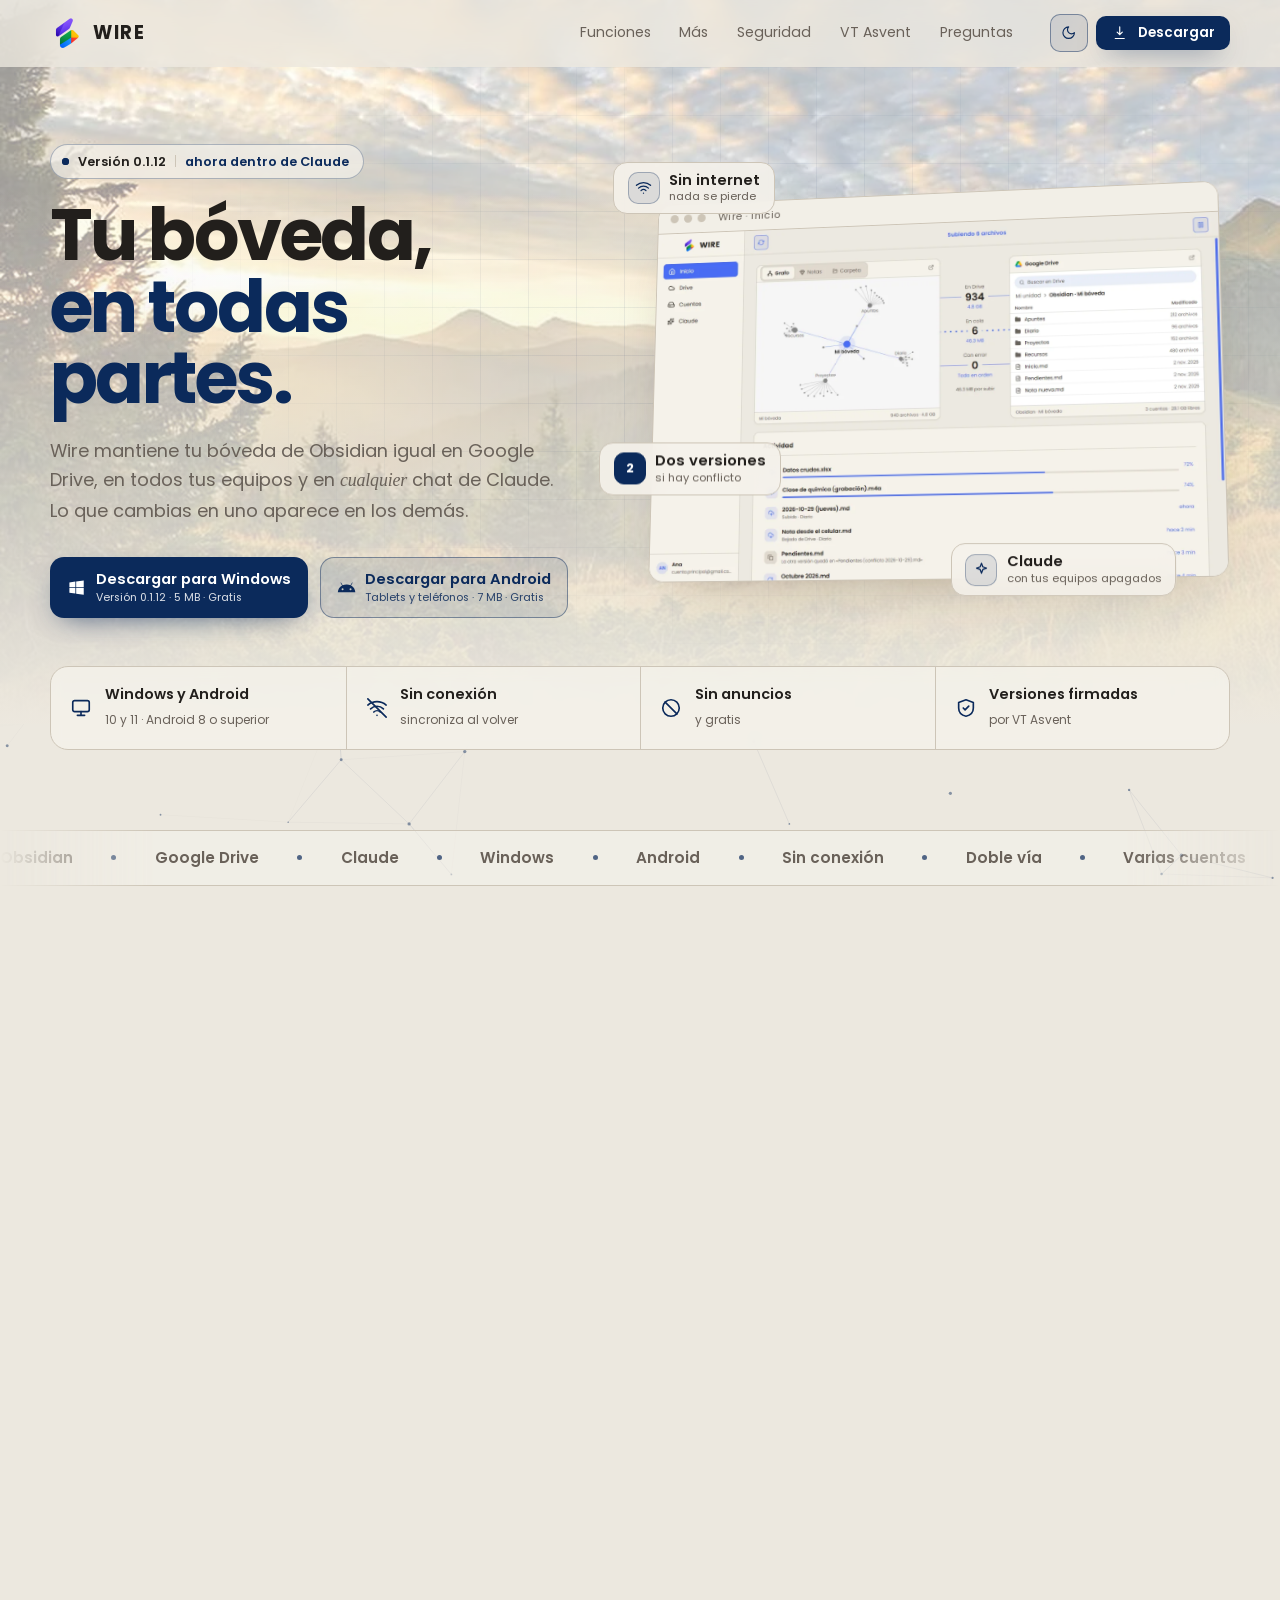
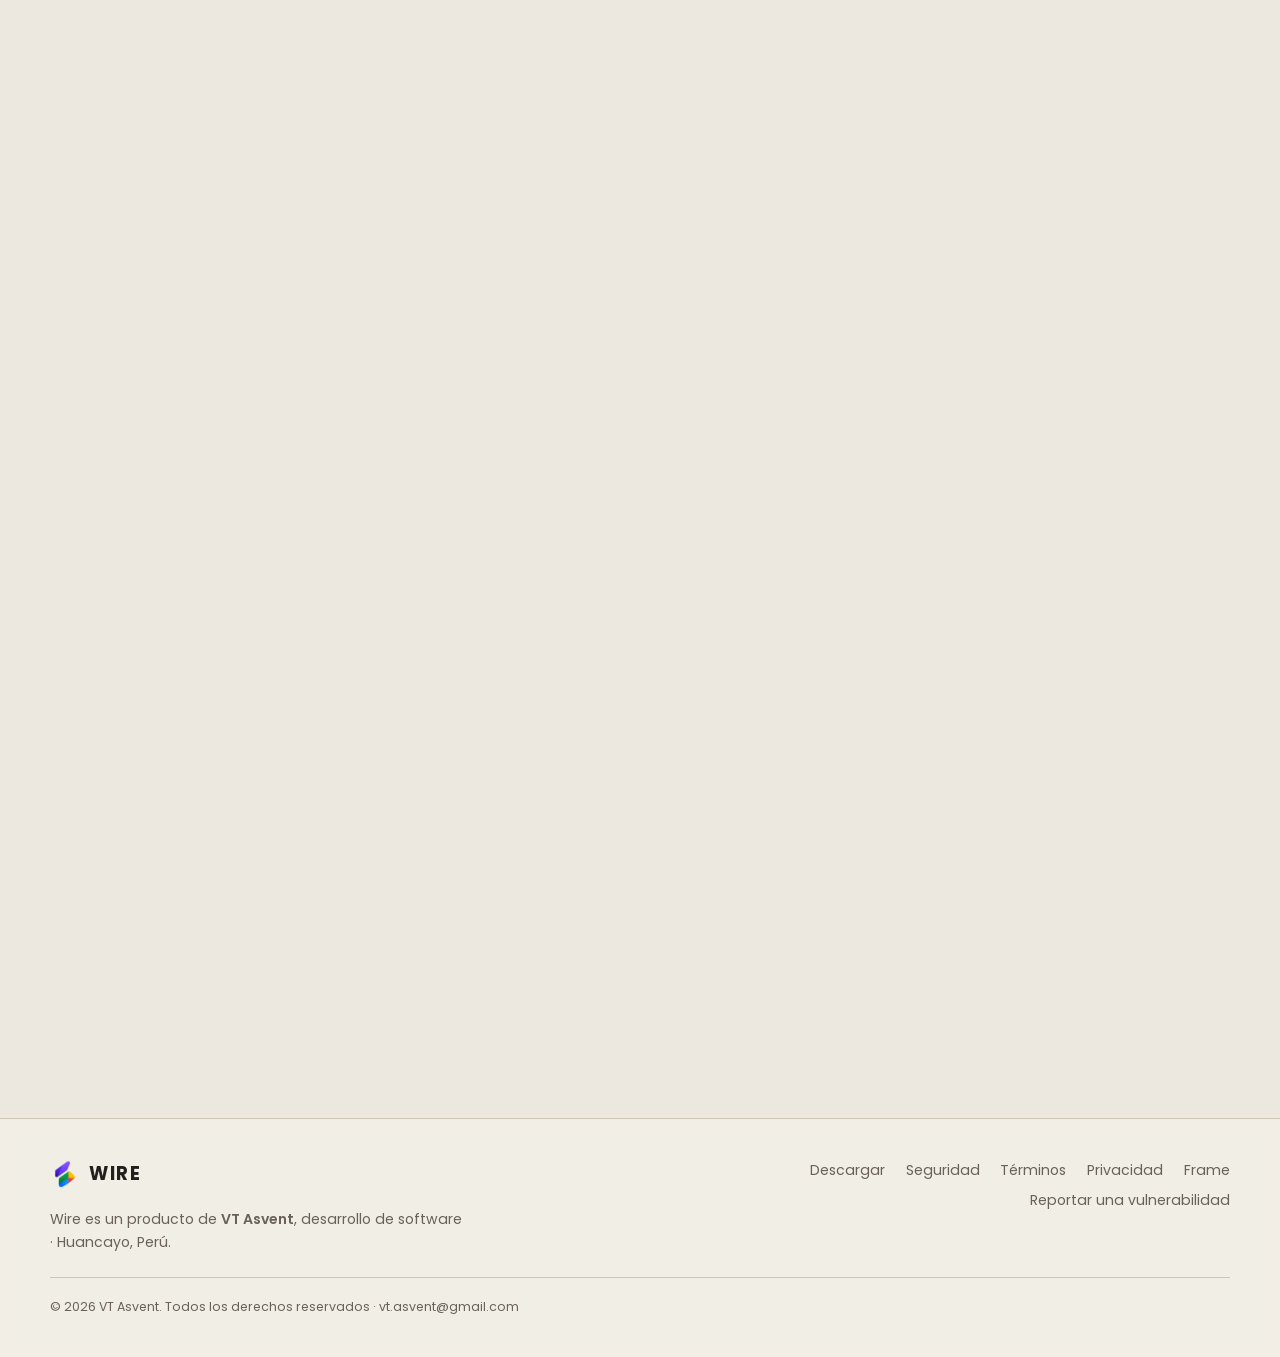
<file: wire/index.html>
<!doctype html>
<html lang="es">
<head>
  <meta charset="utf-8" />
  <meta name="viewport" content="width=device-width, initial-scale=1" />
  <!-- Seguridad: solo se carga lo que sirve este mismo sitio. Sin scripts ni
       estilos incrustados, sin terceros, sin formularios, sin marcos. -->
  <meta http-equiv="Content-Security-Policy" content="default-src 'none'; script-src 'self'; style-src 'self'; img-src 'self' data:; font-src 'self'; connect-src 'self'; manifest-src 'self'; base-uri 'none'; form-action 'none'; object-src 'none'; frame-src 'none'; worker-src 'none'; upgrade-insecure-requests" />
  <meta name="referrer" content="strict-origin-when-cross-origin" />
  <title>Wire · Tu bóveda de Obsidian, en todas partes</title>
  <meta name="description" content="Wire mantiene tu bóveda de Obsidian igual en Google Drive, en tus equipos con Windows y Android, y en cualquier chat de Claude, aunque estés sin internet. Gratis y sin anuncios. Un producto de VT Asvent." />
  <meta name="theme-color" content="#ece7dd" />
  <meta name="color-scheme" content="light dark" />
  <meta property="og:type" content="website" />
  <meta property="og:site_name" content="Wire · VT Asvent" />
  <meta property="og:title" content="Wire · Tu bóveda de Obsidian, en todas partes" />
  <meta property="og:description" content="Obsidian, Google Drive y Claude, siempre iguales en todos tus equipos. Gratis para Windows y Android." />
  <meta property="og:image" content="img/og.jpg" />
  <meta name="twitter:card" content="summary_large_image" />
  <link rel="icon" href="logo.png" type="image/png" />
  <link rel="preload" href="../assets/fonts/poppins-700.woff2" as="font" type="font/woff2" crossorigin />
  <link rel="preload" href="../assets/fonts/poppins-400.woff2" as="font" type="font/woff2" crossorigin />
  <link rel="stylesheet" href="../assets/site.css" />
  <script src="../assets/theme.js"></script>
  <script src="../assets/site.js" defer></script>
</head>
<body>
  <a class="skip" href="#contenido">Saltar al contenido</a>

  <!-- Fondo vivo de toda la página y cursor de puntos (decorativos). -->
  <canvas class="sky" id="sky" aria-hidden="true"></canvas>
  <div class="top-photo" aria-hidden="true">
    <img src="../assets/img/paisaje.webp" width="1470" height="832" alt="" />
    <span class="veil"></span>
    <span class="fade"></span>
  </div>
  <canvas class="cursor-ring" id="cursor-ring" aria-hidden="true"></canvas>

  <!-- ============================================================ Barra -->
  <header class="nav" id="nav">
    <div class="container nav-inner">
      <a class="brand" href="#top" aria-label="Wire, inicio">
        <img src="logo.png" alt="" width="32" height="32" />
        <span>WIRE</span>
      </a>
      <nav class="nav-links" id="nav-links" aria-label="Secciones">
        <a href="#funciones">Funciones</a>
        <a href="#mas">Más</a>
        <a href="#seguridad">Seguridad</a>
        <a href="#vt-asvent">VT Asvent</a>
        <a href="#preguntas">Preguntas</a>
      </nav>
      <div class="nav-actions">
        <button class="icon-btn" id="theme-toggle" type="button" aria-label="Cambiar entre modo claro y oscuro" title="Modo claro / oscuro">
          <svg class="i-sun" viewBox="0 0 24 24" aria-hidden="true"><circle cx="12" cy="12" r="4"/><path d="M12 2v2M12 20v2M4.93 4.93l1.41 1.41M17.66 17.66l1.41 1.41M2 12h2M20 12h2M6.34 17.66l-1.41 1.41M19.07 4.93l-1.41 1.41"/></svg>
          <svg class="i-moon" viewBox="0 0 24 24" aria-hidden="true"><path d="M12 3a6 6 0 0 0 9 9 9 9 0 1 1-9-9Z"/></svg>
        </button>
        <a class="btn btn-primary btn-sm" href="#descargar">
          <svg viewBox="0 0 24 24" aria-hidden="true"><path d="M12 3v12m0 0-4-4m4 4 4-4M5 21h14"/></svg>
          Descargar
        </a>
        <button class="icon-btn menu-btn" id="menu-toggle" type="button" aria-label="Abrir menú" aria-expanded="false" aria-controls="nav-links">
          <svg viewBox="0 0 24 24" aria-hidden="true"><path d="M4 7h16M4 12h16M4 17h16"/></svg>
        </button>
      </div>
    </div>
  </header>

  <main id="contenido">
    <!-- ============================================================ Portada -->
    <section class="hero" id="top">
      <div class="grid-texture" aria-hidden="true"></div>
      <div class="container">
        <div class="hero-inner">
          <div class="hero-copy" data-reveal>
            <a class="pill" href="#claude">
              <span class="dot-live" aria-hidden="true"></span>
              <span><b data-version-short>Versión estable</b></span>
              <span class="pill-sep" aria-hidden="true"></span>
              <span class="pill-strong">ahora dentro de Claude</span>
            </a>
            <h1 class="display">
              Tu bóveda,
              <span class="accent">en todas partes.</span>
            </h1>
            <p class="lead">
              Wire mantiene tu bóveda de Obsidian igual en Google Drive, en todos tus equipos y en
              <em class="serif">cualquier</em> chat de Claude. Lo que cambias en uno aparece en los demás.
            </p>
            <div class="cta-row">
              <a class="btn btn-primary btn-lg" href="https://github.com/GasparRojasDiego/frame-app/releases/download/wire-v0.1.12/Wire_0.1.12_x64-setup.exe">
                <svg class="win" viewBox="0 0 24 24" aria-hidden="true"><path d="M3 5.5 10.5 4.4v7.1H3V5.5Zm0 13 7.5 1.1v-7.1H3v6Zm8.5 1.2L21 21v-8.5h-9.5v7.2Zm0-15.4v7.2H21V3l-9.5 1.3Z"/></svg>
                <span class="btn-label">Descargar para Windows<small><span data-version-short>Versión estable</span> · <span data-size>8 MB</span> · Gratis</small></span>
              </a>
              <a class="btn btn-soft btn-lg" href="https://github.com/GasparRojasDiego/frame-app/releases/download/wire-v0.1.12/Wire-0.1.12.apk">
                <svg class="win" viewBox="0 0 24 24" aria-hidden="true"><path d="M17.6 9.48l1.84-3.18a.38.38 0 0 0-.66-.38l-1.87 3.23A11.43 11.43 0 0 0 12 8.2c-1.76 0-3.4.39-4.91.95L5.22 5.92a.38.38 0 0 0-.66.38L6.4 9.48A10.78 10.78 0 0 0 1 18h22a10.78 10.78 0 0 0-5.4-8.52zM7 15.25a1.25 1.25 0 1 1 0-2.5 1.25 1.25 0 0 1 0 2.5zm10 0a1.25 1.25 0 1 1 0-2.5 1.25 1.25 0 0 1 0 2.5z"/></svg>
                <span class="btn-label">Descargar para Android<small>Tablets y teléfonos · <span data-apk-size>7 MB</span> · Gratis</small></span>
              </a>
            </div>
          </div>

          <div class="hero-visual" data-reveal>
            <div class="window tilt" id="hero-window">
              <div class="window-bar" aria-hidden="true"><i></i><i></i><i></i><span>Wire · Inicio</span></div>
              <img class="shot shot-dark" src="img/inicio-dark.webp" width="1440" height="900" fetchpriority="high" alt="Inicio de Wire: la bóveda de Obsidian a un lado, Google Drive al otro y, entre ambos, lo que hay en Drive, en cola y con error" />
              <img class="shot shot-light" src="img/inicio-light.webp" width="1440" height="900" loading="lazy" alt="Inicio de Wire: la bóveda de Obsidian a un lado, Google Drive al otro y, entre ambos, lo que hay en Drive, en cola y con error, en modo claro" />
            </div>
            <div class="float-chip chip-a" aria-hidden="true">
              <span class="chip-icon"><svg viewBox="0 0 24 24"><path d="M2 8.8a15 15 0 0 1 20 0M5 12.9a10 10 0 0 1 14 0M8.5 16.4a5 5 0 0 1 7 0M12 20h.01"/></svg></span>
              <span><b>Sin internet</b><small>nada se pierde</small></span>
            </div>
            <div class="float-chip chip-b" aria-hidden="true">
              <span class="chip-icon grade">2</span>
              <span><b>Dos versiones</b><small>si hay conflicto</small></span>
            </div>
            <div class="float-chip chip-c" aria-hidden="true">
              <span class="chip-icon"><svg viewBox="0 0 24 24"><path d="M12 3l1.9 5.1L19 10l-5.1 1.9L12 17l-1.9-5.1L5 10l5.1-1.9z"/></svg></span>
              <span><b>Claude</b><small>con tus equipos apagados</small></span>
            </div>
          </div>
        </div>

        <ul class="trust" data-reveal aria-label="Lo esencial">
          <li><svg viewBox="0 0 24 24" aria-hidden="true"><rect x="3" y="4" width="18" height="12" rx="2"/><path d="M8 20h8M12 16v4"/></svg><span><b>Windows y Android</b><small>10 y 11 · Android 8 o superior</small></span></li>
          <li><svg viewBox="0 0 24 24" aria-hidden="true"><path d="M2 8.8a15 15 0 0 1 20 0M5 12.9a10 10 0 0 1 14 0M8.5 16.4a5 5 0 0 1 7 0M12 20h.01"/><path d="M2 2l20 20"/></svg><span><b>Sin conexión</b><small>sincroniza al volver</small></span></li>
          <li><svg viewBox="0 0 24 24" aria-hidden="true"><circle cx="12" cy="12" r="9"/><path d="M5.6 5.6l12.8 12.8"/></svg><span><b>Sin anuncios</b><small>y gratis</small></span></li>
          <li><svg viewBox="0 0 24 24" aria-hidden="true"><path d="M12 3 4 6v6c0 5 3.5 8 8 9 4.5-1 8-4 8-9V6z"/><path d="m9 12 2 2 4-4"/></svg><span><b>Versiones firmadas</b><small>por VT Asvent</small></span></li>
        </ul>
      </div>
    </section>

    <!-- ============================================================ Cinta -->
    <div class="marquee" aria-label="Lo que une Wire">
      <div class="marquee-track">
        <span>Obsidian</span><span>Google Drive</span><span>Claude</span><span>Windows</span><span>Android</span><span>Sin conexión</span><span>Doble vía</span><span>Varias cuentas</span><span>Conflictos sin pérdidas</span><span>Papelera</span><span>Copia permanente</span><span>Español e inglés</span>
        <span aria-hidden="true">Obsidian</span><span aria-hidden="true">Google Drive</span><span aria-hidden="true">Claude</span><span aria-hidden="true">Windows</span><span aria-hidden="true">Android</span><span aria-hidden="true">Sin conexión</span><span aria-hidden="true">Doble vía</span><span aria-hidden="true">Varias cuentas</span><span aria-hidden="true">Conflictos sin pérdidas</span><span aria-hidden="true">Papelera</span><span aria-hidden="true">Copia permanente</span><span aria-hidden="true">Español e inglés</span>
      </div>
    </div>

    <!-- ============================================================ 01 · Un solo lugar -->
    <section class="section" id="uno">
      <div class="container">
        <header class="section-head" data-reveal>
          <span class="echo" aria-hidden="true">WIRE WIRE WIRE WIRE WIRE WIRE WIRE WIRE</span>
          <span class="index" aria-hidden="true">01</span>
          <div>
            <p class="kicker">Una sola bóveda</p>
            <h2 class="h2">De cuatro copias <span class="accent">a una sola.</span></h2>
          </div>
        </header>

        <div class="grid-12">
          <article class="panel col-5 problem" data-reveal>
            <p class="kicker muted">El problema</p>
            <h3 class="h3">La <span class="serif accent">desconexión.</span></h3>
            <p>Una nota en la laptop, otra versión en el celular, la tablet atrasada y Claude sin saber nada: cada copia avanza por su lado y al final no sabes cuál es la buena.</p>
            <p class="strong">Wire las une en una sola bóveda que se mantiene igual en todas partes.</p>
          </article>

          <article class="panel col-7 converge-panel" data-reveal>
            <div class="converge">
              <svg class="converge-lines" viewBox="0 0 600 340" preserveAspectRatio="none" aria-hidden="true">
                <path d="M110 48 C 220 48, 240 170, 300 170" />
                <path d="M490 48 C 380 48, 360 170, 300 170" />
                <path d="M110 292 C 220 292, 240 170, 300 170" />
                <path d="M490 292 C 380 292, 360 170, 300 170" />
              </svg>
              <div class="frag frag-1"><span class="frag-icon"><svg viewBox="0 0 24 24"><rect x="3" y="4" width="18" height="12" rx="2"/><path d="M8 20h8M12 16v4"/></svg></span><b>Laptop</b><small>tu bóveda de siempre</small></div>
              <div class="frag frag-2"><span class="frag-icon"><svg viewBox="0 0 24 24"><rect x="7" y="2" width="10" height="20" rx="2"/><path d="M11 18h2"/></svg></span><b>Celular</b><small>con la app cerrada</small></div>
              <div class="frag frag-3"><span class="frag-icon"><svg viewBox="0 0 24 24"><rect x="4" y="3" width="16" height="18" rx="2"/><path d="M11 17h2"/></svg></span><b>Tablet</b><small>siempre al día</small></div>
              <div class="frag frag-4"><span class="frag-icon"><svg viewBox="0 0 24 24"><path d="M12 3l1.9 5.1L19 10l-5.1 1.9L12 17l-1.9-5.1L5 10l5.1-1.9z"/></svg></span><b>Claude</b><small>en cualquier chat</small></div>
              <div class="converge-core">
                <img src="logo.png" alt="" width="52" height="52" loading="lazy" />
                <b>WIRE</b>
              </div>
            </div>
          </article>
        </div>
      </div>
    </section>

    <!-- ============================================================ 02 · Funciones -->
    <section class="section" id="funciones">
      <div class="container">
        <header class="section-head" data-reveal>
          <span class="echo" aria-hidden="true">FUNCIONES FUNCIONES FUNCIONES FUNCIONES</span>
          <span class="index" aria-hidden="true">02</span>
          <div>
            <p class="kicker">Funciones</p>
            <h2 class="h2">Lo que pasa con tus archivos, <span class="accent">a la vista.</span></h2>
          </div>
        </header>

        <div class="grid-12">
          <article class="panel col-12 feature-wide" data-reveal>
            <div class="feature-text">
              <p class="kicker">Inicio</p>
              <h3 class="h3">La conexión, <span class="accent">de un vistazo.</span></h3>
              <p>A un lado tu bóveda, como <b>grafo</b>, como notas o como carpeta; al otro, tu Google Drive. Entre ambos, lo que ya está en Drive, lo que espera y lo que falló.</p>
              <ul class="tags"><li>Vista de grafo</li><li>Notas</li><li>Explorador</li><li>Actividad en vivo</li></ul>
            </div>
            <figure class="window">
              <div class="window-bar" aria-hidden="true"><i></i><i></i><i></i><span>Inicio</span></div>
              <img class="shot shot-dark" src="img/inicio-dark.webp" width="1440" height="900" loading="lazy" alt="Inicio de Wire con la bóveda, Google Drive y los datos de la conexión" />
              <img class="shot shot-light" src="img/inicio-light.webp" width="1440" height="900" loading="lazy" alt="Inicio de Wire con la bóveda, Google Drive y los datos de la conexión, en modo claro" />
            </figure>
          </article>

          <article class="panel col-6 feature-tall" id="drive" data-reveal>
            <div class="feature-text">
              <p class="kicker">Drive</p>
              <h3 class="h3">Mira cómo <span class="accent">sube cada archivo.</span></h3>
              <p>Lo nuevo entra, lo editado late y lo borrado se apaga, tal como ocurre. En Windows, además, tu <b>Google Drive real</b> dentro de la ventana.</p>
            </div>
            <figure class="window">
              <div class="window-bar" aria-hidden="true"><i></i><i></i><i></i><span>Drive</span></div>
              <img class="shot shot-dark" src="img/drive-dark.webp" width="1440" height="900" loading="lazy" alt="Explorador de Drive de Wire con el estado de cada archivo y la actividad en vivo" />
              <img class="shot shot-light" src="img/drive-light.webp" width="1440" height="900" loading="lazy" alt="Explorador de Drive de Wire con el estado de cada archivo y la actividad en vivo, en modo claro" />
            </figure>
          </article>

          <article class="panel col-6 feature-tall" id="cuentas" data-reveal>
            <div class="feature-text">
              <p class="kicker">Cuentas</p>
              <h3 class="h3">Suma el espacio <span class="accent">de tus cuentas.</span></h3>
              <p>Wire reparte tus archivos entre varias cuentas de Google. Cuando una se llena, lo nuevo pasa sola a la siguiente, y cada una conserva 500 MB libres para que Gmail siga recibiendo correos.</p>
            </div>
            <figure class="window">
              <div class="window-bar" aria-hidden="true"><i></i><i></i><i></i><span>Cuentas</span></div>
              <img class="shot shot-dark" src="img/cuentas-dark.webp" width="1440" height="900" loading="lazy" alt="Cuentas de Google conectadas a Wire con su espacio usado" />
              <img class="shot shot-light" src="img/cuentas-light.webp" width="1440" height="900" loading="lazy" alt="Cuentas de Google conectadas a Wire con su espacio usado, en modo claro" />
            </figure>
          </article>

          <article class="panel col-12 feature-wide reverse" id="claude" data-reveal>
            <div class="feature-text">
              <p class="kicker">Claude</p>
              <h3 class="h3">Tu bóveda dentro de <span class="accent">cualquier Claude.</span></h3>
              <p>Claude busca, lee y escribe tus notas desde el escritorio, la web, la tablet o el celular, aunque tus equipos estén apagados. Lee solo la sección que necesita, y lo que cambia llega solo a todos tus equipos.</p>
              <ul class="tags"><li>Conector remoto</li><li>Búsqueda exacta</li><li>Código de un solo uso</li></ul>
            </div>
            <figure class="window">
              <div class="window-bar" aria-hidden="true"><i></i><i></i><i></i><span>Claude</span></div>
              <img class="shot shot-dark" src="img/claude-dark.webp" width="1440" height="900" loading="lazy" alt="Pantalla Claude de Wire con los pasos para conectar el conector" />
              <img class="shot shot-light" src="img/claude-light.webp" width="1440" height="900" loading="lazy" alt="Pantalla Claude de Wire con los pasos para conectar el conector, en modo claro" />
            </figure>
          </article>
        </div>
      </div>
    </section>

    <!-- ============================================================ 03 · Más -->
    <section class="section" id="mas">
      <div class="container">
        <header class="section-head" data-reveal>
          <span class="echo" aria-hidden="true">MÁS MÁS MÁS MÁS MÁS MÁS MÁS MÁS MÁS</span>
          <span class="index" aria-hidden="true">03</span>
          <div>
            <p class="kicker">Y todavía hay más</p>
            <h2 class="h2">Hecho para <span class="accent">no perder nada.</span></h2>
          </div>
        </header>

        <div class="bento">
          <article class="panel tile tile-music" id="conflictos" data-reveal>
            <div>
              <span class="badge">Doble vía</span>
              <h3>Nunca pierdes una versión</h3>
              <p>Si dos equipos cambian la misma nota, Wire guarda las dos: la otra queda al lado con la fecha en su nombre. Lo mismo al unirte con una bóveda que ya tenía notas: gana la más reciente y la otra se conserva.</p>
            </div>
            <div class="lyrics" aria-hidden="true">
              <p>Nota.md en la laptop</p>
              <p>Nota.md en el celular</p>
              <p>Las dos cambiaron</p>
              <p>Nota.md</p>
              <p>Nota (conflicto).md</p>
              <p>Las dos se quedan</p>
            </div>
          </article>

          <article class="panel tile" data-reveal>
            <span class="tile-icon"><svg viewBox="0 0 24 24"><path d="M2 8.8a15 15 0 0 1 20 0M5 12.9a10 10 0 0 1 14 0M8.5 16.4a5 5 0 0 1 7 0M12 20h.01"/><path d="M2 2l20 20"/></svg></span>
            <h3>Sin internet</h3>
            <p>Sigue escribiendo. Wire sincroniza en cuanto vuelve la red, aunque pasen días; en Android lo hace con la app cerrada.</p>
            <div class="wave" aria-hidden="true"><i></i><i></i><i></i><i></i><i></i><i></i><i></i><i></i><i></i><i></i><i></i><i></i><i></i><i></i></div>
          </article>

          <article class="panel tile" data-reveal>
            <span class="tile-icon"><svg viewBox="0 0 24 24"><path d="M14 3H6v18h12V7z"/><path d="M14 3v4h4"/><path d="m9 14 2 2 4-4"/></svg></span>
            <h3>Verificado, archivo por archivo</h3>
            <p>La huella de cada archivo se compara con la de Drive al subir y al bajar. Si no coincide, se repite.</p>
            <div class="doc" aria-hidden="true"><span></span><span></span><span></span><span></span><b>MD5</b></div>
          </article>

          <article class="panel tile" data-reveal>
            <span class="tile-icon"><svg viewBox="0 0 24 24"><path d="M3 6h18M3 12h12M3 18h7"/><path d="m15 18 3 3 4-5"/></svg></span>
            <h3>Archivos grandes</h3>
            <p>Suben y bajan por trozos: un corte, un cierre o un apagón no hacen empezar de nuevo.</p>
          </article>

          <article class="panel tile" id="idioma" data-reveal>
            <span class="tile-icon"><svg viewBox="0 0 24 24"><path d="M4 5h8M8 3v2M5.5 5c.8 3.4 3 6 6 7.5M10.5 5c-.9 3.8-3.3 6.8-6.5 8.5"/><path d="m12 21 4.5-10L21 21M13.5 17.5h6"/></svg></span>
            <h3>En español y en inglés</h3>
            <p>Ajustes cambia toda la app al instante, sin reiniciar: pantallas, avisos y mensajes.</p>
          </article>

          <article class="panel tile" id="permanente" data-reveal>
            <span class="tile-icon"><svg viewBox="0 0 24 24"><path d="M17.5 19a4.5 4.5 0 1 0-1.4-8.8A6 6 0 1 0 6 16.3"/><path d="M12 12v9m0 0-3-3m3 3 3-3"/></svg></span>
            <h3>Sincronización permanente</h3>
            <p>Cada equipo decide si guarda una copia de consulta de lo que tienes en Wire Archivos, con Wi-Fi o con datos. Se apaga cuando quieras.</p>
            <div class="cal" aria-hidden="true"><i></i><i></i><i class="on"></i><i></i><i></i><i></i><i></i><i></i><i></i><i></i><i class="on"></i><i></i><i></i><i></i></div>
          </article>

          <article class="panel tile" data-reveal>
            <span class="tile-icon"><svg viewBox="0 0 24 24"><path d="M12 3 4 6v6c0 5 3.5 8 8 9 4.5-1 8-4 8-9V6z"/><path d="M12 8v5M12 16h.01"/></svg></span>
            <h3>Guardia ante borrados</h3>
            <p>Si desaparecen muchos archivos de golpe, Wire se detiene y te pregunta. Lo borrado va a la papelera, nunca se elimina para siempre.</p>
          </article>

          <article class="panel tile tile-native" data-reveal>
            <img class="tile-bg" src="../assets/img/audi-noche.webp" alt="" loading="lazy" />
            <div class="tile-native-text">
              <p class="kicker light">Ingeniería</p>
              <h3>Nativa, liviana y precisa</h3>
              <p>Construida con Tauri y Rust: usa el motor web del sistema en lugar de cargar un navegador entero, y arranca oculta en la bandeja para sincronizar sin que la abras.</p>
              <ul class="stack"><li>Tauri 2</li><li>Rust</li><li>React 19</li><li>TypeScript</li><li>SQLite</li><li>Cloudflare</li></ul>
            </div>
          </article>
        </div>

        <div class="panel stats" data-reveal aria-label="Wire en cifras">
          <div class="stat"><b data-count="2">2</b><span>sistemas</span></div>
          <div class="stat"><b data-count="15">15</b><span>GB gratis por cuenta de Google</span></div>
          <div class="stat"><b data-count="10">10</b><span>herramientas para Claude</span></div>
          <div class="stat"><b data-count="30">30</b><span>días en la papelera de Drive</span></div>
          <div class="stat"><b data-count="2">2</b><span>idiomas</span></div>
          <div class="stat"><b>0</b><span>anuncios</span></div>
        </div>
      </div>
    </section>

    <!-- ============================================================ 04 · Seguridad -->
    <section class="section" id="seguridad">
      <div class="container">
        <header class="section-head" data-reveal>
          <span class="echo" aria-hidden="true">SEGURIDAD SEGURIDAD SEGURIDAD SEGURIDAD</span>
          <span class="index" aria-hidden="true">04</span>
          <div>
            <p class="kicker">Seguridad y privacidad</p>
            <h2 class="h2">Tus archivos, <span class="serif accent">tuyos.</span></h2>
          </div>
        </header>

        <div class="grid-12">
          <article class="panel col-4 sec" data-reveal>
            <span class="tile-icon"><svg viewBox="0 0 24 24"><path d="M12 3 4 6v6c0 5 3.5 8 8 9 4.5-1 8-4 8-9V6z"/><path d="m9 12 2 2 4-4"/></svg></span>
            <h3>Permiso mínimo</h3>
            <p>Wire pide a Google solo <code>drive.file</code>: ve los archivos que él mismo crea y nada más. El resto de tu Drive queda fuera de su alcance.</p>
          </article>
          <article class="panel col-4 sec" data-reveal>
            <span class="tile-icon"><svg viewBox="0 0 24 24"><path d="M17.5 19H9a7 7 0 1 1 6.7-9h1.8a4.5 4.5 0 1 1 0 9Z"/></svg></span>
            <h3>La nube, solo si la activas</h3>
            <p>Sin ella, tus archivos viajan directo entre tus equipos y tu Drive. Con ella, guarda cifradas tus llaves y el texto que Claude necesita buscar, y la borras entera desde la app.</p>
          </article>
          <article class="panel col-4 sec" data-reveal>
            <span class="tile-icon"><svg viewBox="0 0 24 24"><circle cx="12" cy="12" r="9"/><path d="M5.6 5.6l12.8 12.8"/></svg></span>
            <h3>Sin anuncios</h3>
            <p>Sin publicidad y sin venta de datos. Las estadísticas de uso nunca incluyen tus archivos ni tu correo, y al apagarlas se borra lo ya enviado.</p>
          </article>

          <article class="panel col-12 verify" data-reveal>
            <div>
              <p class="kicker">Verifica tu descarga</p>
              <h3 class="h3 small">Comprueba que el instalador es el original.</h3>
              <p>Cada actualización de Wire va firmada por VT Asvent. Si bajas el instalador a mano, abre PowerShell en tu carpeta de descargas y compara la huella con la publicada aquí. Si no coincide, no lo ejecutes.</p>
            </div>
            <div class="terminal">
              <div class="terminal-bar" aria-hidden="true"><i></i><i></i><i></i><span>PowerShell</span></div>
              <code class="cmd">Get-FileHash .\Wire_0.1.12_x64-setup.exe -Algorithm SHA256</code>
              <div class="hash-row">
                <span class="hash-label">SHA-256 · <span data-version-short>versión actual</span></span>
                <button class="copy-btn" type="button" data-copy-hash aria-label="Copiar la huella SHA-256">Copiar</button>
              </div>
              <code class="hash" data-sha>Se publica junto a cada versión.</code>
            </div>
          </article>
        </div>
      </div>
    </section>

    <!-- ============================================================ 05 · VT Asvent -->
    <section class="section" id="vt-asvent">
      <div class="container">
        <header class="section-head" data-reveal>
          <span class="echo" aria-hidden="true">VT ASVENT VT ASVENT VT ASVENT VT ASVENT</span>
          <span class="index" aria-hidden="true">05</span>
          <div>
            <p class="kicker">Detrás de Wire</p>
            <h2 class="h2">Un producto de <span class="accent">VT Asvent.</span></h2>
          </div>
        </header>

        <div class="grid-12 brand-grid">
          <figure class="photo col-7 photo-big" data-reveal>
            <img src="../assets/img/huancayo.webp" alt="Vista panorámica de Huancayo con la cordillera de los Andes" loading="lazy" />
            <figcaption><span class="kicker light">Huancayo · Junín, Perú</span><b>Donde nació VT Asvent</b></figcaption>
          </figure>
          <article class="panel col-5 brand-text" data-reveal>
            <p>VT Asvent es la entidad de desarrollo de software detrás de Wire y de <a href="../">Frame</a>, emprendida en Huancayo, Perú, para construir software de alto valor real.</p>
            <dl class="facts">
              <div><dt>Origen</dt><dd>Huancayo, Perú</dd></div>
              <div><dt>Área</dt><dd>Desarrollo de software</dd></div>
              <div><dt>Productos</dt><dd>Frame y Wire</dd></div>
              <div><dt>Estado</dt><dd>En formalización</dd></div>
            </dl>
          </article>
          <blockquote class="panel col-7 quote" data-reveal>
            <p>«Software de alto valor real, no solo funcional.»</p>
            <footer>El principio de VT Asvent</footer>
          </blockquote>
          <figure class="photo col-5 photo-map" data-reveal>
            <img src="../assets/img/huancayo-mapa.webp" alt="Mapa de las calles de Huancayo" loading="lazy" />
          </figure>
        </div>
      </div>
    </section>

    <!-- ============================================================ 06 · Preguntas -->
    <section class="section" id="preguntas">
      <div class="container">
        <header class="section-head" data-reveal>
          <span class="echo" aria-hidden="true">PREGUNTAS PREGUNTAS PREGUNTAS PREGUNTAS</span>
          <span class="index" aria-hidden="true">06</span>
          <div>
            <p class="kicker">Preguntas frecuentes</p>
            <h2 class="h2">Lo que <span class="serif accent">suelen preguntar.</span></h2>
          </div>
        </header>
        <div class="faq" data-reveal>
          <details>
            <summary>¿Wire es gratis?</summary>
            <p>Sí. Wire se descarga y se usa gratis, sin anuncios y sin funciones de pago. El espacio es el de tus propias cuentas de Google. No está en tiendas: se descarga desde esta página.</p>
          </details>
          <details>
            <summary>¿Funciona sin internet?</summary>
            <p>Sí. Sigues escribiendo en Obsidian como siempre y Wire sincroniza en cuanto vuelve la conexión, aunque pasen días, sin perder nada.</p>
          </details>
          <details>
            <summary>¿Qué puede ver Wire de mi Drive?</summary>
            <p>Solo los archivos que él mismo crea. Pide a Google el permiso <code>drive.file</code>, así que no puede leer el resto de tu Drive. Por lo mismo, lo que subas a mano desde drive.google.com no aparece en tu bóveda.</p>
          </details>
          <details>
            <summary>¿Qué pasa si dos equipos cambian la misma nota?</summary>
            <p>Se conservan las dos versiones: la otra queda al lado de la original, con la fecha del conflicto en su nombre, para que elijas con calma.</p>
          </details>
          <details>
            <summary>¿Y si borro algo?</summary>
            <p>Va a la papelera de Drive, donde se puede recuperar durante 30 días, y a la papelera de Obsidian en tus otros equipos. Si desaparecen muchos archivos de golpe, Wire se detiene y te pregunta antes de tocar nada.</p>
          </details>
          <details>
            <summary>¿Qué necesito para usarlo con Claude?</summary>
            <p>Activar la nube en la pantalla Claude de Wire y añadir Wire como conector personalizado en claude.ai, con la dirección y el código de un solo uso que te da la app. Se hace una sola vez y vale para todos tus equipos.</p>
          </details>
          <details>
            <summary>Windows muestra un aviso de SmartScreen. ¿Es seguro?</summary>
            <p>Ese aviso aparece con cualquier aplicación nueva que aún no tiene un certificado comercial. Elige «Más información» y luego «Ejecutar de todas formas». Si quieres total certeza, comprueba antes la huella SHA-256 del instalador.</p>
          </details>
          <details>
            <summary>¿Por qué Android pide acceso a todos los archivos?</summary>
            <p>Para leer tu bóveda de Obsidian, que vive en una carpeta normal del teléfono. Wire solo usa la carpeta de tu bóveda y, si activas la sincronización permanente, la de esa copia.</p>
          </details>
          <details>
            <summary>¿Cómo se actualiza?</summary>
            <p>Wire busca versiones nuevas por sí solo y te las ofrece con un clic. En Windows puede instalarlas solo si la ventana está cerrada y no hay nada a medias. Si la firma no es la de VT Asvent, no se instala.</p>
          </details>
          <details>
            <summary>¿Qué necesito para instalarlo?</summary>
            <p>Windows 10 (versión 1809 o superior) u 11 de 64 bits, o Android 8 o superior en un equipo de 64 bits (arm64). Y al menos una cuenta de Google.</p>
          </details>
        </div>
      </div>
    </section>

    <!-- ============================================================ Descarga final -->
    <section class="section section-last" id="descargar">
      <div class="container">
        <div class="final" data-reveal>
          <img class="final-bg" src="../assets/img/everest.webp" alt="" loading="lazy" />
          <span class="veil" aria-hidden="true"></span>
          <span class="fade" aria-hidden="true"></span>
          <div class="final-inner">
            <img class="final-logo" src="logo.png" alt="" width="64" height="64" loading="lazy" />
            <h2 class="display small">Conéctalo hoy. <span class="accent">Gratis.</span></h2>
            <p class="lead">Elige tu bóveda, conecta tu cuenta de Google y Wire se encarga del resto.</p>
            <div class="cta-row">
              <a class="btn btn-primary btn-lg" href="https://github.com/GasparRojasDiego/frame-app/releases/download/wire-v0.1.12/Wire_0.1.12_x64-setup.exe">
                <svg class="win" viewBox="0 0 24 24" aria-hidden="true"><path d="M3 5.5 10.5 4.4v7.1H3V5.5Zm0 13 7.5 1.1v-7.1H3v6Zm8.5 1.2L21 21v-8.5h-9.5v7.2Zm0-15.4v7.2H21V3l-9.5 1.3Z"/></svg>
                <span class="btn-label">Descargar para Windows<small><span data-version-short>Versión estable</span> · Windows 10 y 11</small></span>
              </a>
              <a class="btn btn-soft btn-lg" href="https://github.com/GasparRojasDiego/frame-app/releases/download/wire-v0.1.12/Wire-0.1.12.apk">
                <svg class="win" viewBox="0 0 24 24" aria-hidden="true"><path d="M17.6 9.48l1.84-3.18a.38.38 0 0 0-.66-.38l-1.87 3.23A11.43 11.43 0 0 0 12 8.2c-1.76 0-3.4.39-4.91.95L5.22 5.92a.38.38 0 0 0-.66.38L6.4 9.48A10.78 10.78 0 0 0 1 18h22a10.78 10.78 0 0 0-5.4-8.52zM7 15.25a1.25 1.25 0 1 1 0-2.5 1.25 1.25 0 0 1 0 2.5zm10 0a1.25 1.25 0 1 1 0-2.5 1.25 1.25 0 0 1 0 2.5z"/></svg>
                <span class="btn-label">Descargar para Android<small>Android 8 o superior</small></span>
              </a>
            </div>
            <p class="fine">Publicado el <span data-date>—</span> · <a href="privacidad/">Privacidad</a> · <a href="terminos/">Términos</a></p>
          </div>
        </div>
      </div>
    </section>
  </main>

  <!-- ============================================================ Pie -->
  <footer class="footer">
    <div class="container footer-inner">
      <div class="footer-brand">
        <a class="brand" href="#top"><img src="logo.png" alt="" width="28" height="28" loading="lazy" /><span>WIRE</span></a>
        <p>Wire es un producto de <b>VT Asvent</b>, desarrollo de software · Huancayo, Perú.</p>
      </div>
      <nav class="footer-links" aria-label="Enlaces">
        <a href="#descargar">Descargar</a>
        <a href="#seguridad">Seguridad</a>
        <a href="terminos/">Términos</a>
        <a href="privacidad/">Privacidad</a>
        <a href="../">Frame</a>
        <a href="../.well-known/security.txt">Reportar una vulnerabilidad</a>
      </nav>
      <p class="copy">© <span data-year>2026</span> VT Asvent. Todos los derechos reservados · vt.asvent@gmail.com</p>
    </div>
  </footer>
</body>
</html>
</file>
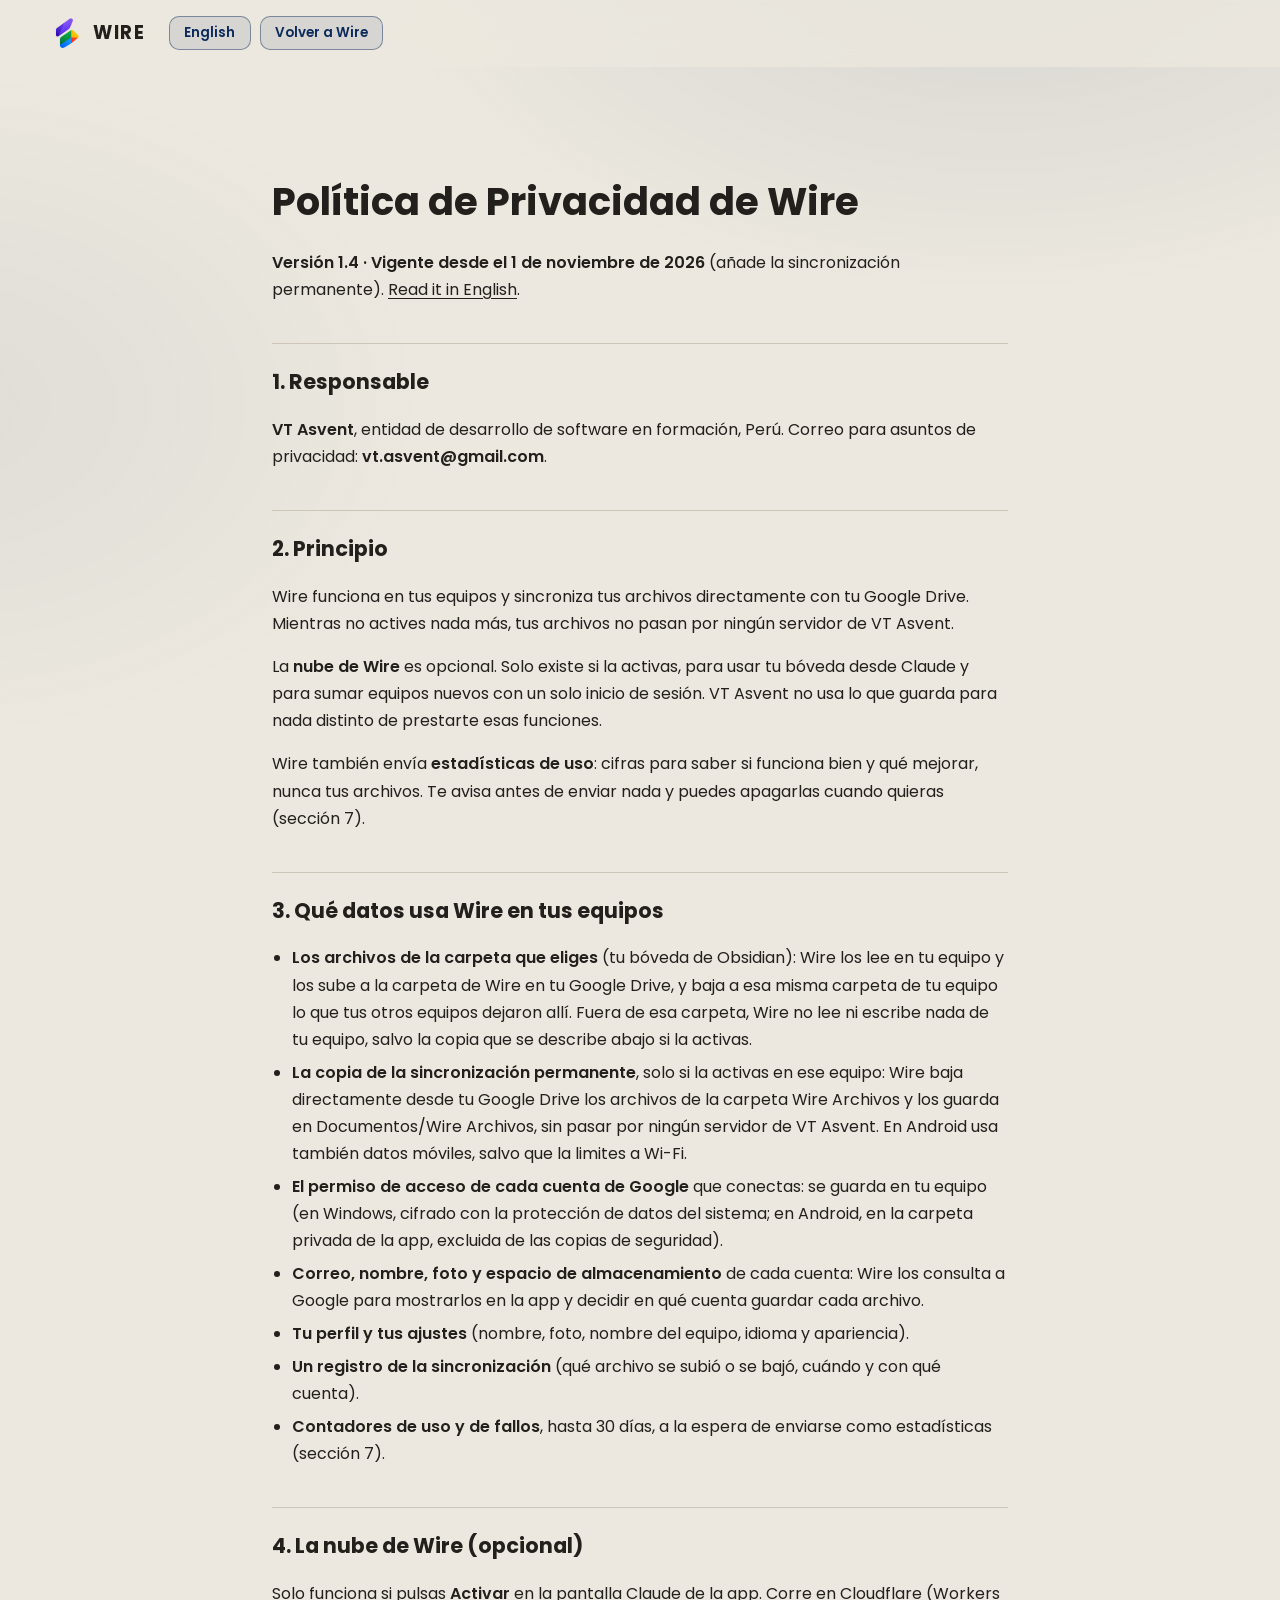
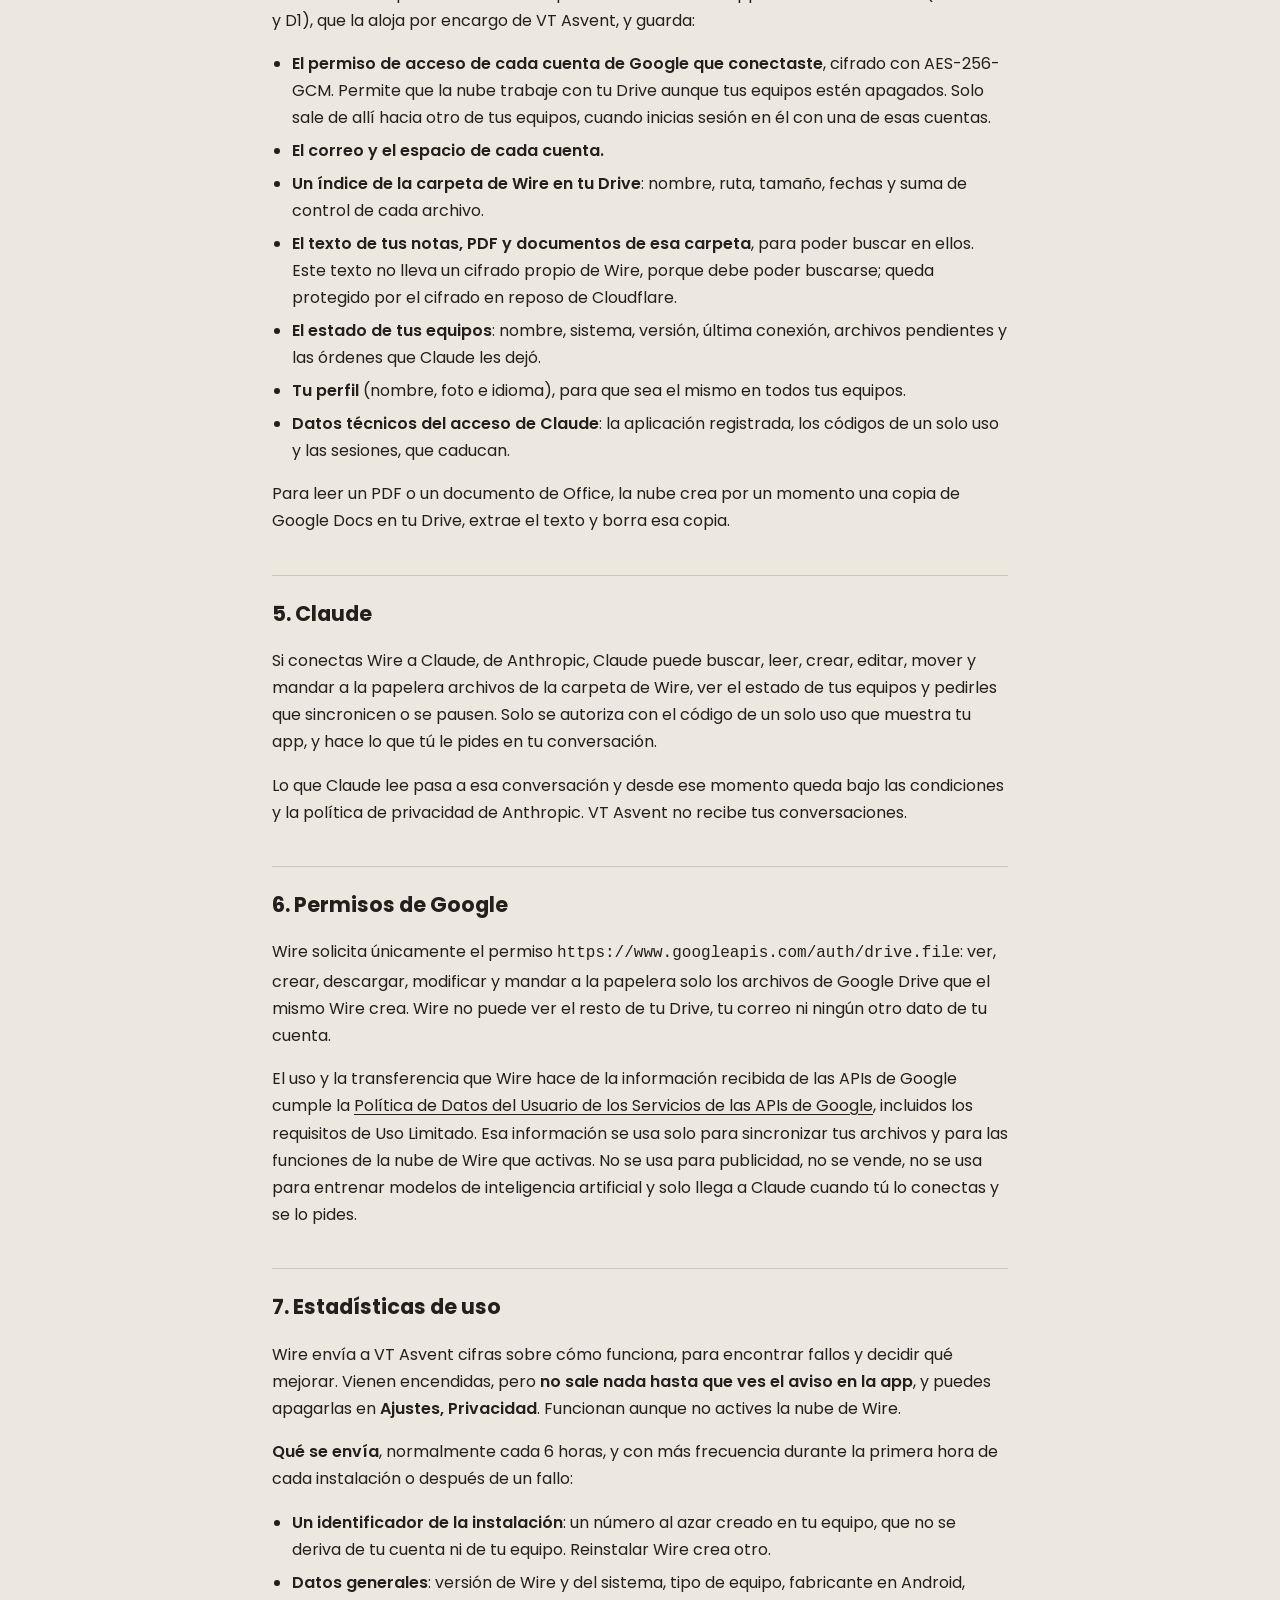
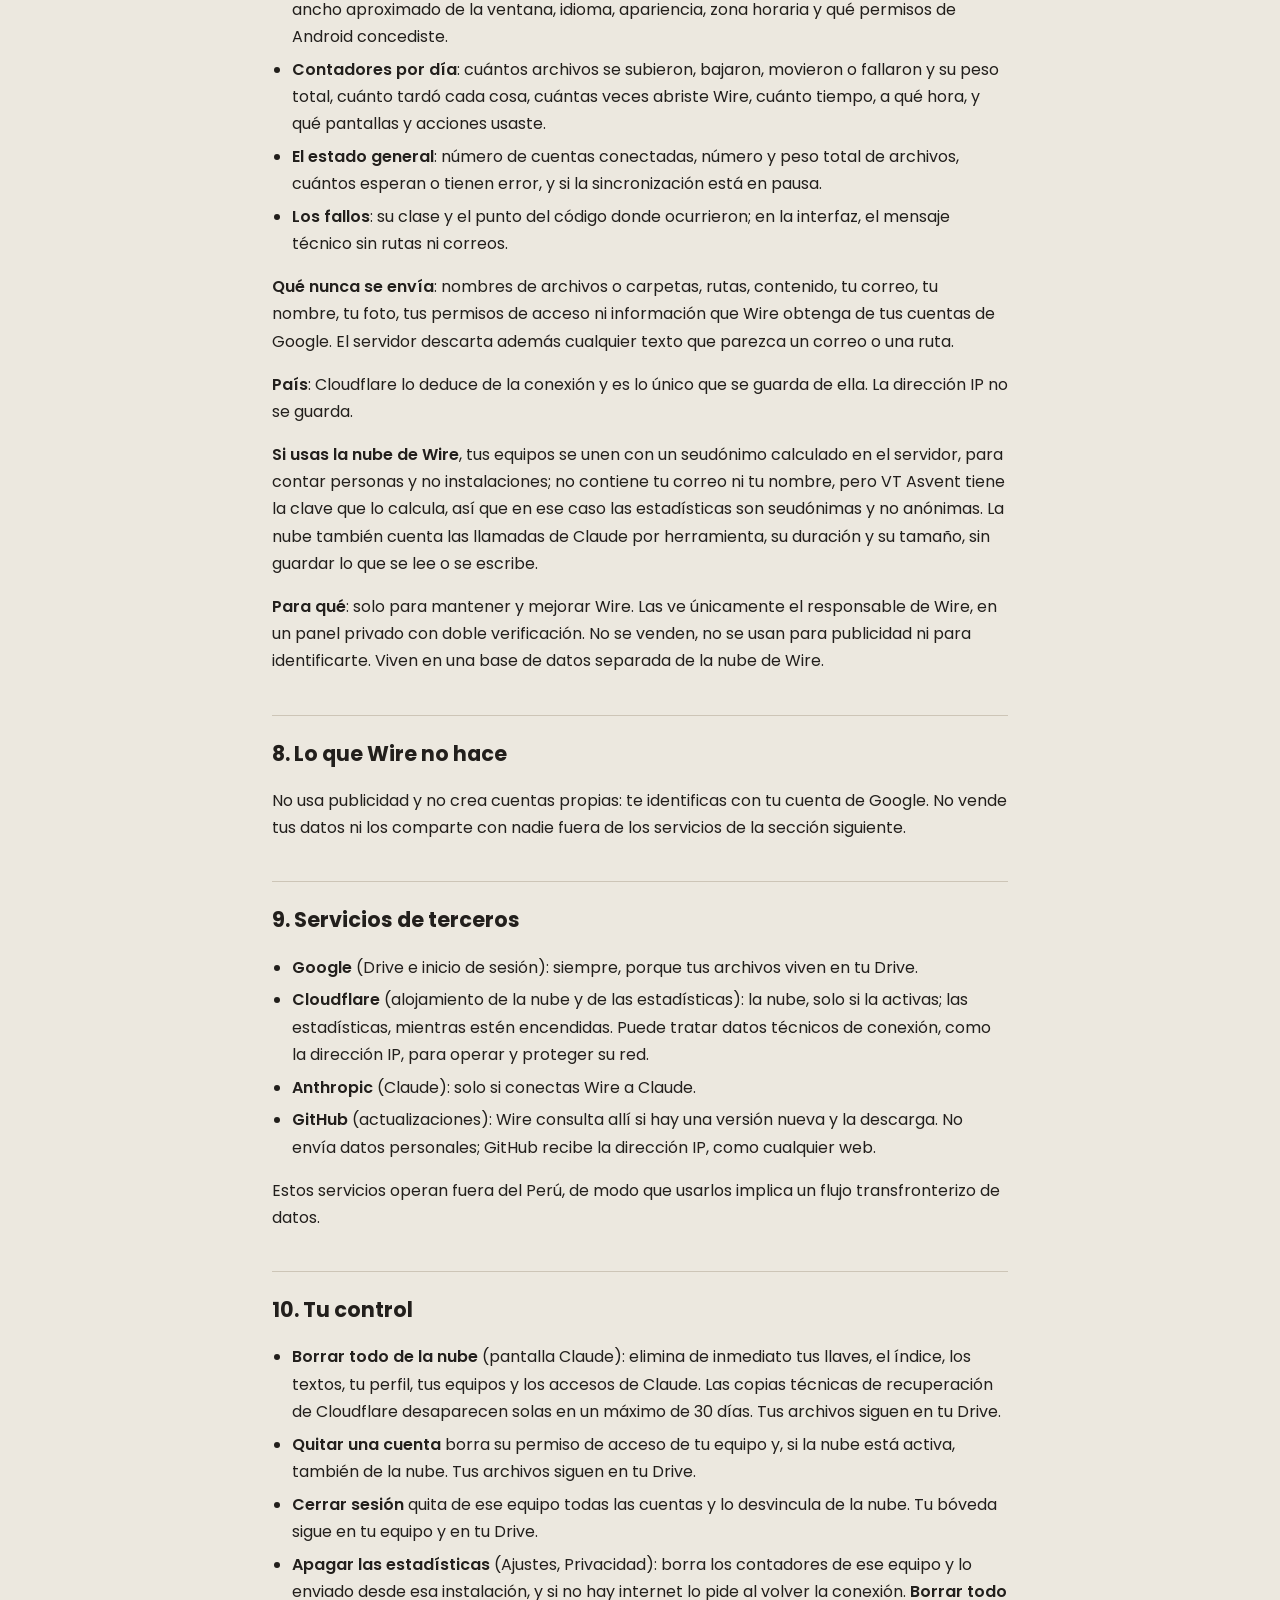
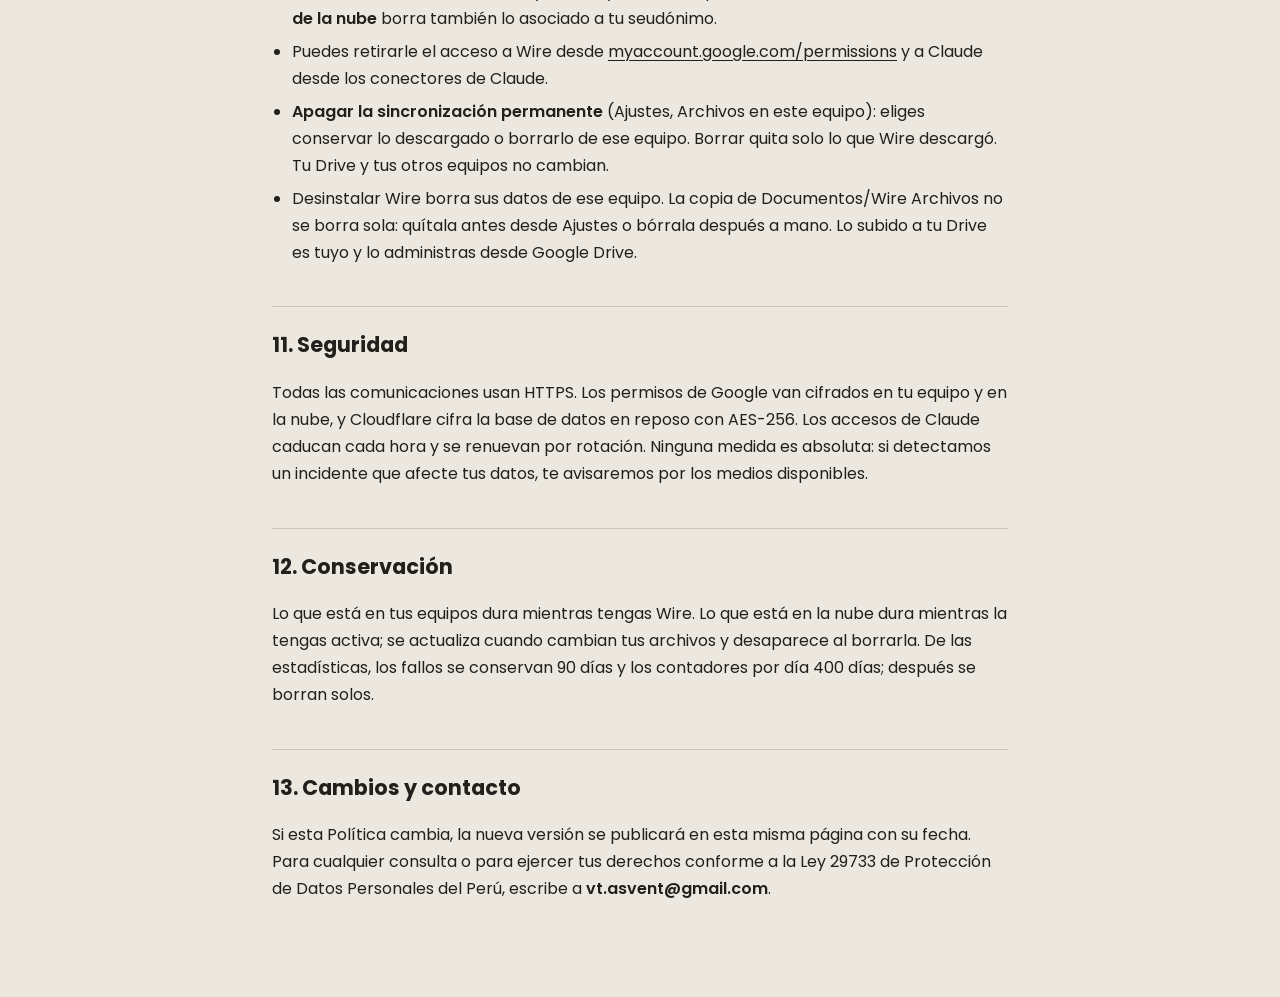
<file: wire/privacidad/index.html>
<!doctype html>
<html lang="es">
<head>
  <meta charset="utf-8" />
  <meta name="viewport" content="width=device-width, initial-scale=1" />
  <meta http-equiv="Content-Security-Policy" content="default-src 'none'; script-src 'self'; style-src 'self'; img-src 'self' data:; font-src 'self'; base-uri 'none'; form-action 'none'; object-src 'none'" />
  <meta name="referrer" content="strict-origin-when-cross-origin" />
  <title>Política de Privacidad · Wire</title>
  <meta name="description" content="Qué datos trata Wire, para qué y qué control tienes. VT Asvent." />
  <meta name="color-scheme" content="light dark" />
  <link rel="icon" href="../logo.png" type="image/png" />
  <link rel="stylesheet" href="../../assets/site.css" />
  <link rel="stylesheet" href="../../privacidad/privacidad.css" />
  <script src="../../assets/theme.js"></script>
</head>
<body>
  <header class="nav">
    <div class="container nav-inner">
      <a class="brand" href="../" aria-label="Wire, inicio">
        <img src="../logo.png" alt="" width="32" height="32" />
        <span>WIRE</span>
      </a>
      <div class="nav-actions">
        <a class="btn btn-soft btn-sm" href="en.html" hreflang="en">English</a>
        <a class="btn btn-soft btn-sm" href="../">Volver a Wire</a>
      </div>
    </div>
  </header>
  <main id="contenido" class="container legal">
    <h1>Política de Privacidad de Wire</h1>
    <p><strong>Versión 1.4 · Vigente desde el 1 de noviembre de 2026</strong> (añade la sincronización permanente). <a href="en.html" hreflang="en" lang="en">Read it in English</a>.</p>

    <h2>1. Responsable</h2>
    <p><strong>VT Asvent</strong>, entidad de desarrollo de software en formación, Perú. Correo para asuntos de privacidad: <strong>vt.asvent@gmail.com</strong>.</p>

    <h2>2. Principio</h2>
    <p>Wire funciona en tus equipos y sincroniza tus archivos directamente con tu Google Drive. Mientras no actives nada más, tus archivos no pasan por ningún servidor de VT Asvent.</p>
    <p>La <strong>nube de Wire</strong> es opcional. Solo existe si la activas, para usar tu bóveda desde Claude y para sumar equipos nuevos con un solo inicio de sesión. VT Asvent no usa lo que guarda para nada distinto de prestarte esas funciones.</p>
    <p>Wire también envía <strong>estadísticas de uso</strong>: cifras para saber si funciona bien y qué mejorar, nunca tus archivos. Te avisa antes de enviar nada y puedes apagarlas cuando quieras (sección 7).</p>

    <h2>3. Qué datos usa Wire en tus equipos</h2>
    <ul>
      <li><strong>Los archivos de la carpeta que eliges</strong> (tu bóveda de Obsidian): Wire los lee en tu equipo y los sube a la carpeta de Wire en tu Google Drive, y baja a esa misma carpeta de tu equipo lo que tus otros equipos dejaron allí. Fuera de esa carpeta, Wire no lee ni escribe nada de tu equipo, salvo la copia que se describe abajo si la activas.</li>
      <li><strong>La copia de la sincronización permanente</strong>, solo si la activas en ese equipo: Wire baja directamente desde tu Google Drive los archivos de la carpeta Wire Archivos y los guarda en Documentos/Wire Archivos, sin pasar por ningún servidor de VT Asvent. En Android usa también datos móviles, salvo que la limites a Wi-Fi.</li>
      <li><strong>El permiso de acceso de cada cuenta de Google</strong> que conectas: se guarda en tu equipo (en Windows, cifrado con la protección de datos del sistema; en Android, en la carpeta privada de la app, excluida de las copias de seguridad).</li>
      <li><strong>Correo, nombre, foto y espacio de almacenamiento</strong> de cada cuenta: Wire los consulta a Google para mostrarlos en la app y decidir en qué cuenta guardar cada archivo.</li>
      <li><strong>Tu perfil y tus ajustes</strong> (nombre, foto, nombre del equipo, idioma y apariencia).</li>
      <li><strong>Un registro de la sincronización</strong> (qué archivo se subió o se bajó, cuándo y con qué cuenta).</li>
      <li><strong>Contadores de uso y de fallos</strong>, hasta 30 días, a la espera de enviarse como estadísticas (sección 7).</li>
    </ul>

    <h2>4. La nube de Wire (opcional)</h2>
    <p>Solo funciona si pulsas <strong>Activar</strong> en la pantalla Claude de la app. Corre en Cloudflare (Workers y D1), que la aloja por encargo de VT Asvent, y guarda:</p>
    <ul>
      <li><strong>El permiso de acceso de cada cuenta de Google que conectaste</strong>, cifrado con AES-256-GCM. Permite que la nube trabaje con tu Drive aunque tus equipos estén apagados. Solo sale de allí hacia otro de tus equipos, cuando inicias sesión en él con una de esas cuentas.</li>
      <li><strong>El correo y el espacio de cada cuenta.</strong></li>
      <li><strong>Un índice de la carpeta de Wire en tu Drive</strong>: nombre, ruta, tamaño, fechas y suma de control de cada archivo.</li>
      <li><strong>El texto de tus notas, PDF y documentos de esa carpeta</strong>, para poder buscar en ellos. Este texto no lleva un cifrado propio de Wire, porque debe poder buscarse; queda protegido por el cifrado en reposo de Cloudflare.</li>
      <li><strong>El estado de tus equipos</strong>: nombre, sistema, versión, última conexión, archivos pendientes y las órdenes que Claude les dejó.</li>
      <li><strong>Tu perfil</strong> (nombre, foto e idioma), para que sea el mismo en todos tus equipos.</li>
      <li><strong>Datos técnicos del acceso de Claude</strong>: la aplicación registrada, los códigos de un solo uso y las sesiones, que caducan.</li>
    </ul>
    <p>Para leer un PDF o un documento de Office, la nube crea por un momento una copia de Google Docs en tu Drive, extrae el texto y borra esa copia.</p>

    <h2>5. Claude</h2>
    <p>Si conectas Wire a Claude, de Anthropic, Claude puede buscar, leer, crear, editar, mover y mandar a la papelera archivos de la carpeta de Wire, ver el estado de tus equipos y pedirles que sincronicen o se pausen. Solo se autoriza con el código de un solo uso que muestra tu app, y hace lo que tú le pides en tu conversación.</p>
    <p>Lo que Claude lee pasa a esa conversación y desde ese momento queda bajo las condiciones y la política de privacidad de Anthropic. VT Asvent no recibe tus conversaciones.</p>

    <h2>6. Permisos de Google</h2>
    <p>Wire solicita únicamente el permiso <code>https://www.googleapis.com/auth/drive.file</code>: ver, crear, descargar, modificar y mandar a la papelera solo los archivos de Google Drive que el mismo Wire crea. Wire no puede ver el resto de tu Drive, tu correo ni ningún otro dato de tu cuenta.</p>
    <p>El uso y la transferencia que Wire hace de la información recibida de las APIs de Google cumple la <a href="https://developers.google.com/terms/api-services-user-data-policy">Política de Datos del Usuario de los Servicios de las APIs de Google</a>, incluidos los requisitos de Uso Limitado. Esa información se usa solo para sincronizar tus archivos y para las funciones de la nube de Wire que activas. No se usa para publicidad, no se vende, no se usa para entrenar modelos de inteligencia artificial y solo llega a Claude cuando tú lo conectas y se lo pides.</p>

    <h2>7. Estadísticas de uso</h2>
    <p>Wire envía a VT Asvent cifras sobre cómo funciona, para encontrar fallos y decidir qué mejorar. Vienen encendidas, pero <strong>no sale nada hasta que ves el aviso en la app</strong>, y puedes apagarlas en <strong>Ajustes, Privacidad</strong>. Funcionan aunque no actives la nube de Wire.</p>
    <p><strong>Qué se envía</strong>, normalmente cada 6 horas, y con más frecuencia durante la primera hora de cada instalación o después de un fallo:</p>
    <ul>
      <li><strong>Un identificador de la instalación</strong>: un número al azar creado en tu equipo, que no se deriva de tu cuenta ni de tu equipo. Reinstalar Wire crea otro.</li>
      <li><strong>Datos generales</strong>: versión de Wire y del sistema, tipo de equipo, fabricante en Android, ancho aproximado de la ventana, idioma, apariencia, zona horaria y qué permisos de Android concediste.</li>
      <li><strong>Contadores por día</strong>: cuántos archivos se subieron, bajaron, movieron o fallaron y su peso total, cuánto tardó cada cosa, cuántas veces abriste Wire, cuánto tiempo, a qué hora, y qué pantallas y acciones usaste.</li>
      <li><strong>El estado general</strong>: número de cuentas conectadas, número y peso total de archivos, cuántos esperan o tienen error, y si la sincronización está en pausa.</li>
      <li><strong>Los fallos</strong>: su clase y el punto del código donde ocurrieron; en la interfaz, el mensaje técnico sin rutas ni correos.</li>
    </ul>
    <p><strong>Qué nunca se envía</strong>: nombres de archivos o carpetas, rutas, contenido, tu correo, tu nombre, tu foto, tus permisos de acceso ni información que Wire obtenga de tus cuentas de Google. El servidor descarta además cualquier texto que parezca un correo o una ruta.</p>
    <p><strong>País</strong>: Cloudflare lo deduce de la conexión y es lo único que se guarda de ella. La dirección IP no se guarda.</p>
    <p><strong>Si usas la nube de Wire</strong>, tus equipos se unen con un seudónimo calculado en el servidor, para contar personas y no instalaciones; no contiene tu correo ni tu nombre, pero VT Asvent tiene la clave que lo calcula, así que en ese caso las estadísticas son seudónimas y no anónimas. La nube también cuenta las llamadas de Claude por herramienta, su duración y su tamaño, sin guardar lo que se lee o se escribe.</p>
    <p><strong>Para qué</strong>: solo para mantener y mejorar Wire. Las ve únicamente el responsable de Wire, en un panel privado con doble verificación. No se venden, no se usan para publicidad ni para identificarte. Viven en una base de datos separada de la nube de Wire.</p>

    <h2>8. Lo que Wire no hace</h2>
    <p>No usa publicidad y no crea cuentas propias: te identificas con tu cuenta de Google. No vende tus datos ni los comparte con nadie fuera de los servicios de la sección siguiente.</p>

    <h2>9. Servicios de terceros</h2>
    <ul>
      <li><strong>Google</strong> (Drive e inicio de sesión): siempre, porque tus archivos viven en tu Drive.</li>
      <li><strong>Cloudflare</strong> (alojamiento de la nube y de las estadísticas): la nube, solo si la activas; las estadísticas, mientras estén encendidas. Puede tratar datos técnicos de conexión, como la dirección IP, para operar y proteger su red.</li>
      <li><strong>Anthropic</strong> (Claude): solo si conectas Wire a Claude.</li>
      <li><strong>GitHub</strong> (actualizaciones): Wire consulta allí si hay una versión nueva y la descarga. No envía datos personales; GitHub recibe la dirección IP, como cualquier web.</li>
    </ul>
    <p>Estos servicios operan fuera del Perú, de modo que usarlos implica un flujo transfronterizo de datos.</p>

    <h2>10. Tu control</h2>
    <ul>
      <li><strong>Borrar todo de la nube</strong> (pantalla Claude): elimina de inmediato tus llaves, el índice, los textos, tu perfil, tus equipos y los accesos de Claude. Las copias técnicas de recuperación de Cloudflare desaparecen solas en un máximo de 30 días. Tus archivos siguen en tu Drive.</li>
      <li><strong>Quitar una cuenta</strong> borra su permiso de acceso de tu equipo y, si la nube está activa, también de la nube. Tus archivos siguen en tu Drive.</li>
      <li><strong>Cerrar sesión</strong> quita de ese equipo todas las cuentas y lo desvincula de la nube. Tu bóveda sigue en tu equipo y en tu Drive.</li>
      <li><strong>Apagar las estadísticas</strong> (Ajustes, Privacidad): borra los contadores de ese equipo y lo enviado desde esa instalación, y si no hay internet lo pide al volver la conexión. <strong>Borrar todo de la nube</strong> borra también lo asociado a tu seudónimo.</li>
      <li>Puedes retirarle el acceso a Wire desde <a href="https://myaccount.google.com/permissions">myaccount.google.com/permissions</a> y a Claude desde los conectores de Claude.</li>
      <li><strong>Apagar la sincronización permanente</strong> (Ajustes, Archivos en este equipo): eliges conservar lo descargado o borrarlo de ese equipo. Borrar quita solo lo que Wire descargó. Tu Drive y tus otros equipos no cambian.</li>
      <li>Desinstalar Wire borra sus datos de ese equipo. La copia de Documentos/Wire Archivos no se borra sola: quítala antes desde Ajustes o bórrala después a mano. Lo subido a tu Drive es tuyo y lo administras desde Google Drive.</li>
    </ul>

    <h2>11. Seguridad</h2>
    <p>Todas las comunicaciones usan HTTPS. Los permisos de Google van cifrados en tu equipo y en la nube, y Cloudflare cifra la base de datos en reposo con AES-256. Los accesos de Claude caducan cada hora y se renuevan por rotación. Ninguna medida es absoluta: si detectamos un incidente que afecte tus datos, te avisaremos por los medios disponibles.</p>

    <h2>12. Conservación</h2>
    <p>Lo que está en tus equipos dura mientras tengas Wire. Lo que está en la nube dura mientras la tengas activa; se actualiza cuando cambian tus archivos y desaparece al borrarla. De las estadísticas, los fallos se conservan 90 días y los contadores por día 400 días; después se borran solos.</p>

    <h2>13. Cambios y contacto</h2>
    <p>Si esta Política cambia, la nueva versión se publicará en esta misma página con su fecha. Para cualquier consulta o para ejercer tus derechos conforme a la Ley 29733 de Protección de Datos Personales del Perú, escribe a <strong>vt.asvent@gmail.com</strong>.</p>
  </main>
</body>
</html>
</file>
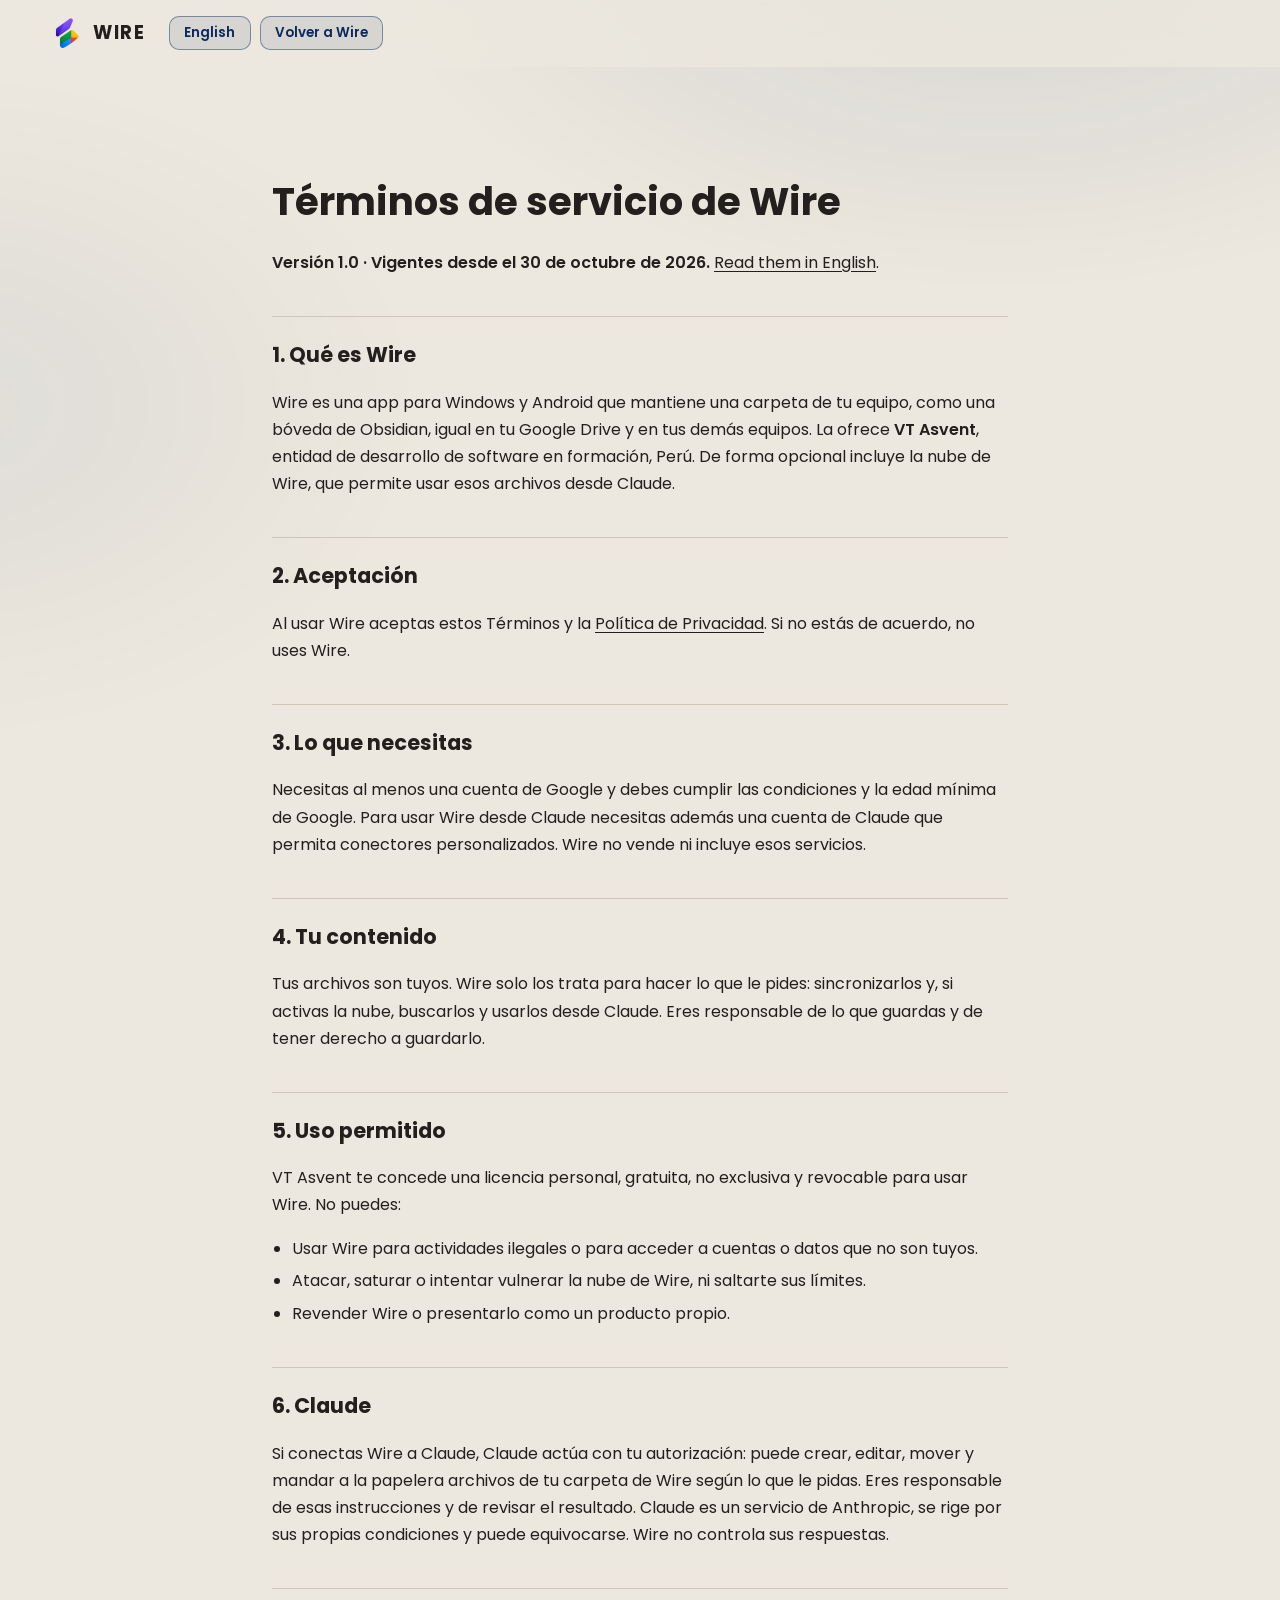
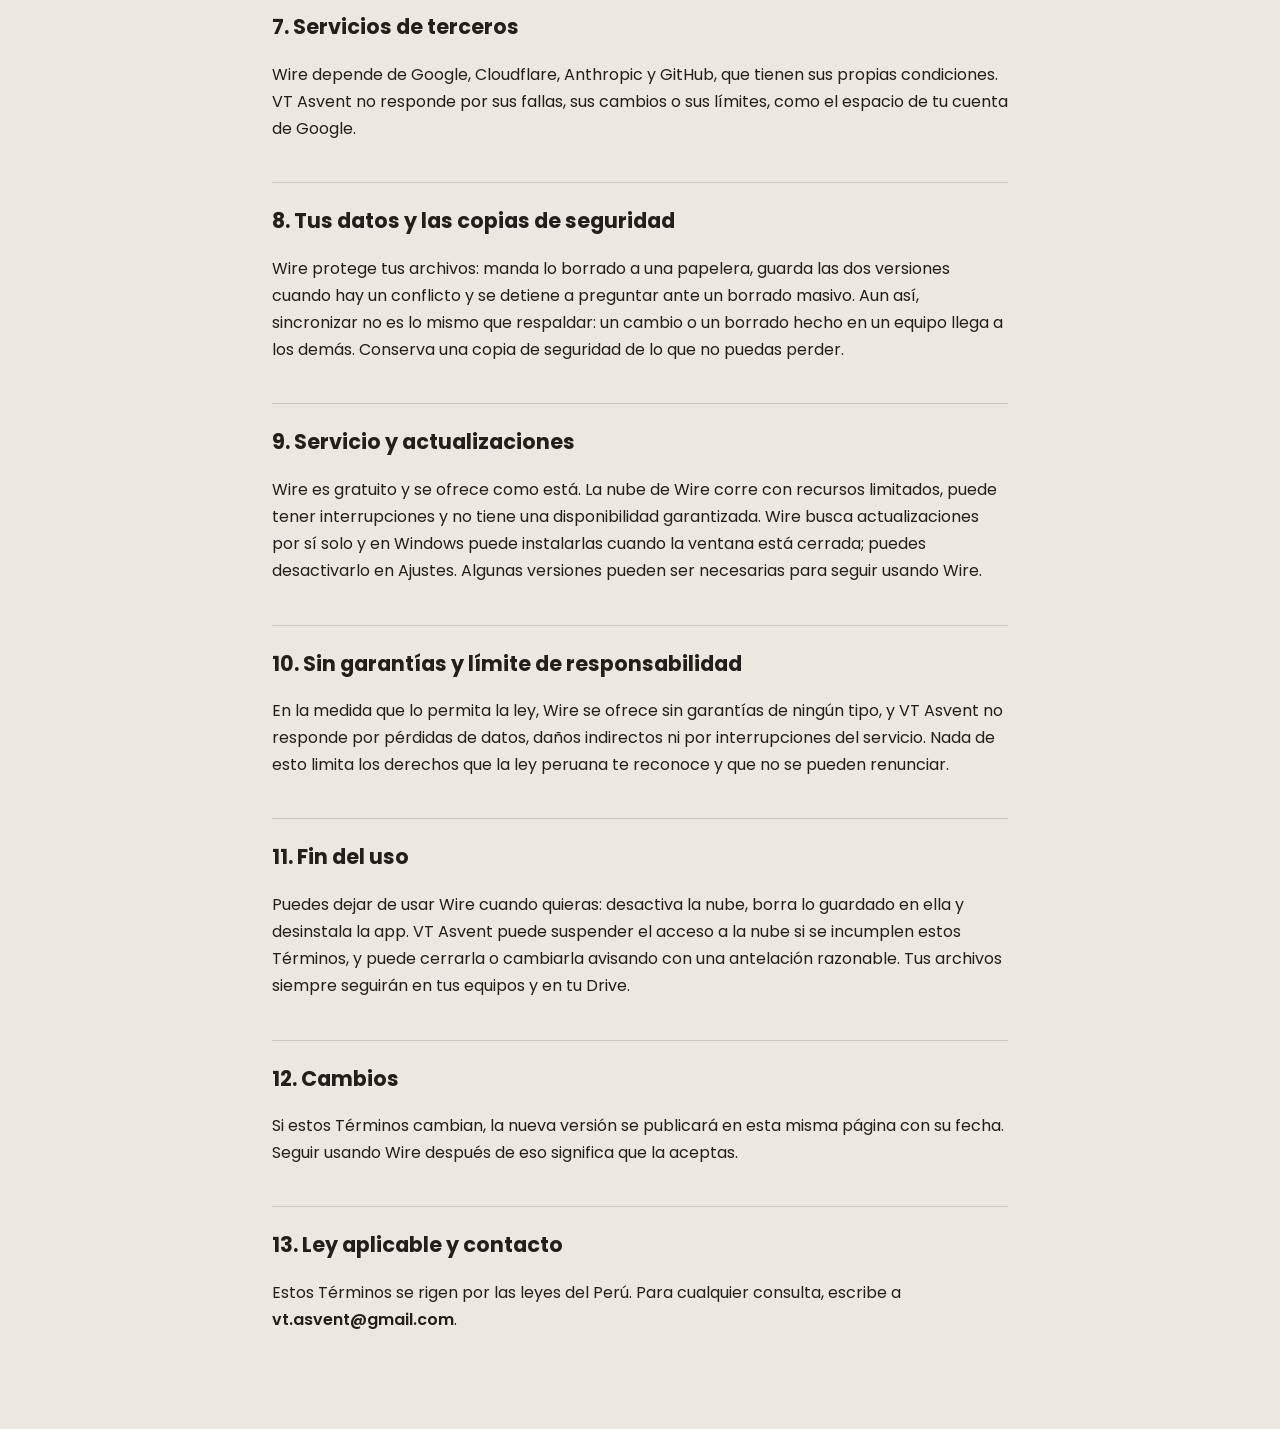
<file: wire/terminos/index.html>
<!doctype html>
<html lang="es">
<head>
  <meta charset="utf-8" />
  <meta name="viewport" content="width=device-width, initial-scale=1" />
  <meta http-equiv="Content-Security-Policy" content="default-src 'none'; script-src 'self'; style-src 'self'; img-src 'self' data:; font-src 'self'; base-uri 'none'; form-action 'none'; object-src 'none'" />
  <meta name="referrer" content="strict-origin-when-cross-origin" />
  <title>Términos de servicio · Wire</title>
  <meta name="description" content="Condiciones de uso de Wire, la app de VT Asvent que sincroniza tu bóveda de Obsidian con Google Drive." />
  <meta name="color-scheme" content="light dark" />
  <link rel="icon" href="../logo.png" type="image/png" />
  <link rel="stylesheet" href="../../assets/site.css" />
  <link rel="stylesheet" href="../../privacidad/privacidad.css" />
  <script src="../../assets/theme.js"></script>
</head>
<body>
  <header class="nav">
    <div class="container nav-inner">
      <a class="brand" href="../" aria-label="Wire, inicio">
        <img src="../logo.png" alt="" width="32" height="32" />
        <span>WIRE</span>
      </a>
      <div class="nav-actions">
        <a class="btn btn-soft btn-sm" href="en.html" hreflang="en">English</a>
        <a class="btn btn-soft btn-sm" href="../">Volver a Wire</a>
      </div>
    </div>
  </header>
  <main id="contenido" class="container legal">
    <h1>Términos de servicio de Wire</h1>
    <p><strong>Versión 1.0 · Vigentes desde el 30 de octubre de 2026.</strong> <a href="en.html" hreflang="en" lang="en">Read them in English</a>.</p>

    <h2>1. Qué es Wire</h2>
    <p>Wire es una app para Windows y Android que mantiene una carpeta de tu equipo, como una bóveda de Obsidian, igual en tu Google Drive y en tus demás equipos. La ofrece <strong>VT Asvent</strong>, entidad de desarrollo de software en formación, Perú. De forma opcional incluye la nube de Wire, que permite usar esos archivos desde Claude.</p>

    <h2>2. Aceptación</h2>
    <p>Al usar Wire aceptas estos Términos y la <a href="../privacidad/">Política de Privacidad</a>. Si no estás de acuerdo, no uses Wire.</p>

    <h2>3. Lo que necesitas</h2>
    <p>Necesitas al menos una cuenta de Google y debes cumplir las condiciones y la edad mínima de Google. Para usar Wire desde Claude necesitas además una cuenta de Claude que permita conectores personalizados. Wire no vende ni incluye esos servicios.</p>

    <h2>4. Tu contenido</h2>
    <p>Tus archivos son tuyos. Wire solo los trata para hacer lo que le pides: sincronizarlos y, si activas la nube, buscarlos y usarlos desde Claude. Eres responsable de lo que guardas y de tener derecho a guardarlo.</p>

    <h2>5. Uso permitido</h2>
    <p>VT Asvent te concede una licencia personal, gratuita, no exclusiva y revocable para usar Wire. No puedes:</p>
    <ul>
      <li>Usar Wire para actividades ilegales o para acceder a cuentas o datos que no son tuyos.</li>
      <li>Atacar, saturar o intentar vulnerar la nube de Wire, ni saltarte sus límites.</li>
      <li>Revender Wire o presentarlo como un producto propio.</li>
    </ul>

    <h2>6. Claude</h2>
    <p>Si conectas Wire a Claude, Claude actúa con tu autorización: puede crear, editar, mover y mandar a la papelera archivos de tu carpeta de Wire según lo que le pidas. Eres responsable de esas instrucciones y de revisar el resultado. Claude es un servicio de Anthropic, se rige por sus propias condiciones y puede equivocarse. Wire no controla sus respuestas.</p>

    <h2>7. Servicios de terceros</h2>
    <p>Wire depende de Google, Cloudflare, Anthropic y GitHub, que tienen sus propias condiciones. VT Asvent no responde por sus fallas, sus cambios o sus límites, como el espacio de tu cuenta de Google.</p>

    <h2>8. Tus datos y las copias de seguridad</h2>
    <p>Wire protege tus archivos: manda lo borrado a una papelera, guarda las dos versiones cuando hay un conflicto y se detiene a preguntar ante un borrado masivo. Aun así, sincronizar no es lo mismo que respaldar: un cambio o un borrado hecho en un equipo llega a los demás. Conserva una copia de seguridad de lo que no puedas perder.</p>

    <h2>9. Servicio y actualizaciones</h2>
    <p>Wire es gratuito y se ofrece como está. La nube de Wire corre con recursos limitados, puede tener interrupciones y no tiene una disponibilidad garantizada. Wire busca actualizaciones por sí solo y en Windows puede instalarlas cuando la ventana está cerrada; puedes desactivarlo en Ajustes. Algunas versiones pueden ser necesarias para seguir usando Wire.</p>

    <h2>10. Sin garantías y límite de responsabilidad</h2>
    <p>En la medida que lo permita la ley, Wire se ofrece sin garantías de ningún tipo, y VT Asvent no responde por pérdidas de datos, daños indirectos ni por interrupciones del servicio. Nada de esto limita los derechos que la ley peruana te reconoce y que no se pueden renunciar.</p>

    <h2>11. Fin del uso</h2>
    <p>Puedes dejar de usar Wire cuando quieras: desactiva la nube, borra lo guardado en ella y desinstala la app. VT Asvent puede suspender el acceso a la nube si se incumplen estos Términos, y puede cerrarla o cambiarla avisando con una antelación razonable. Tus archivos siempre seguirán en tus equipos y en tu Drive.</p>

    <h2>12. Cambios</h2>
    <p>Si estos Términos cambian, la nueva versión se publicará en esta misma página con su fecha. Seguir usando Wire después de eso significa que la aceptas.</p>

    <h2>13. Ley aplicable y contacto</h2>
    <p>Estos Términos se rigen por las leyes del Perú. Para cualquier consulta, escribe a <strong>vt.asvent@gmail.com</strong>.</p>
  </main>
</body>
</html>
</file>
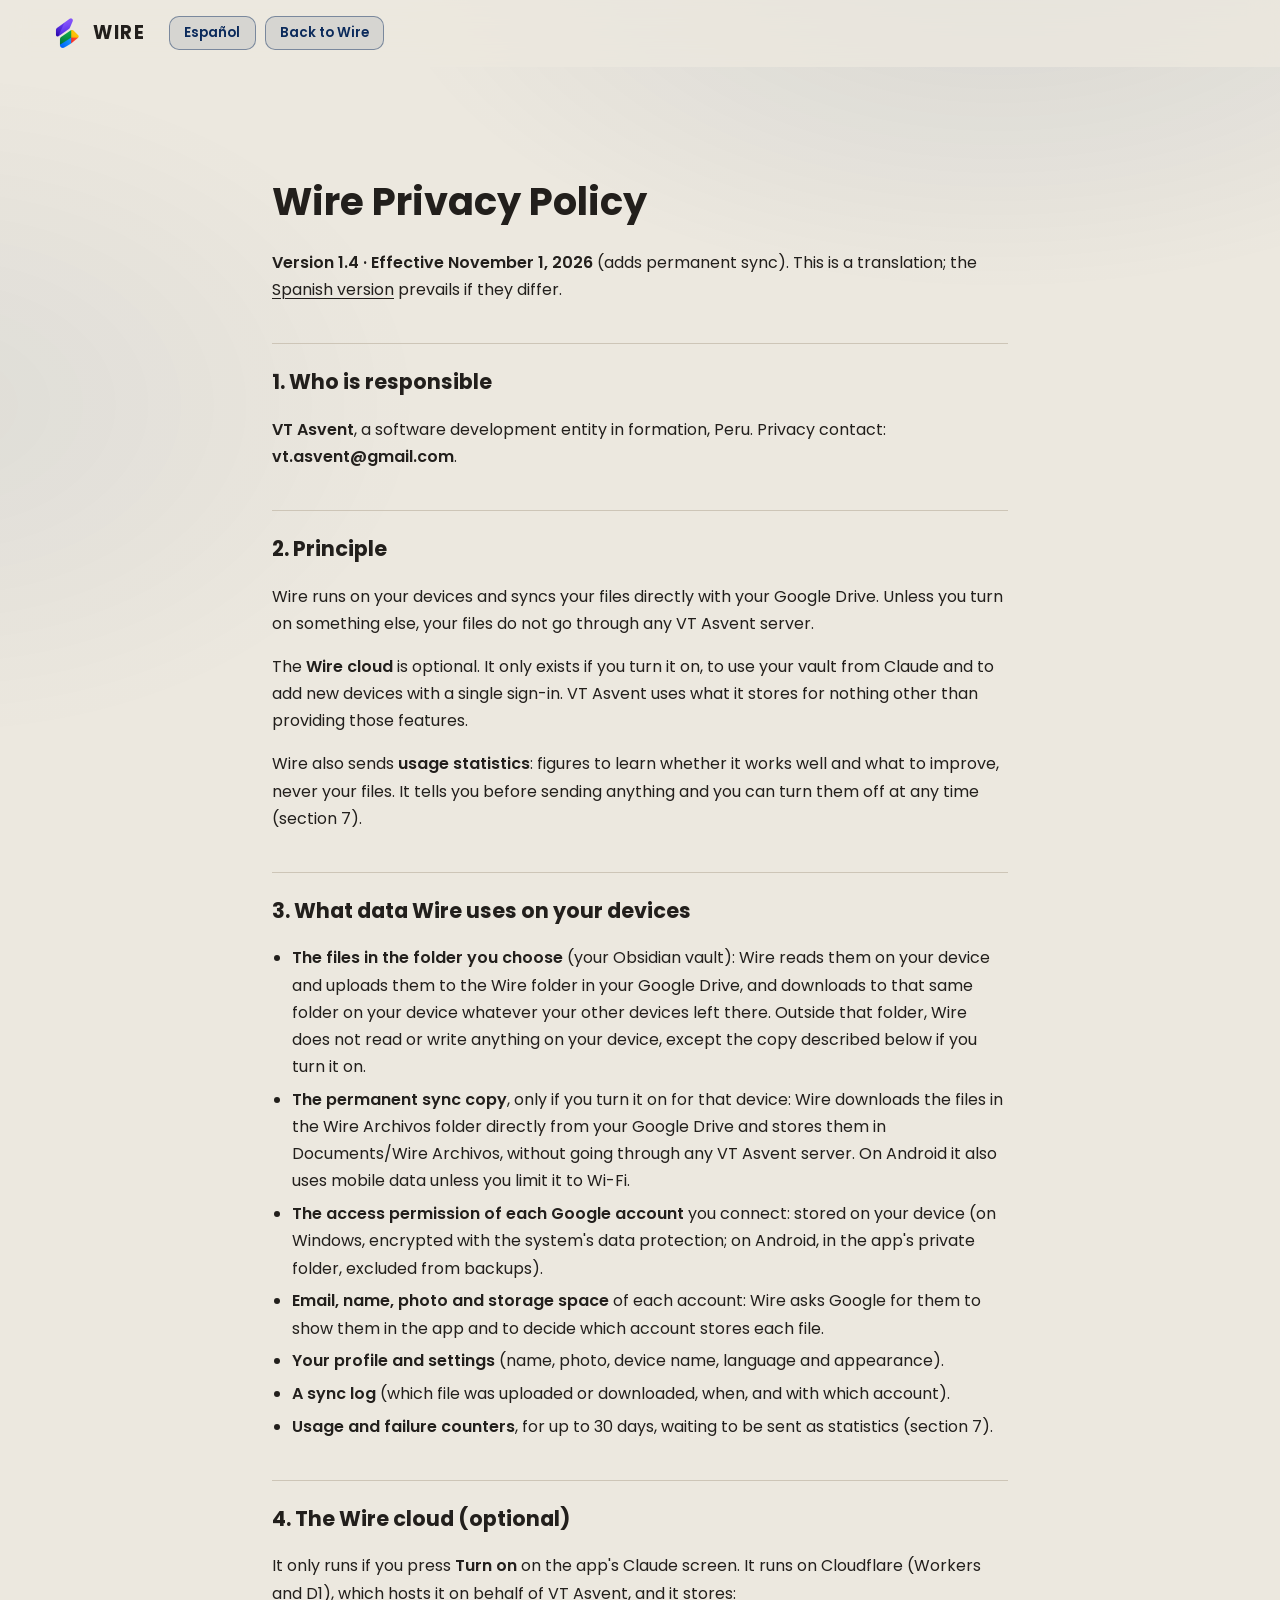
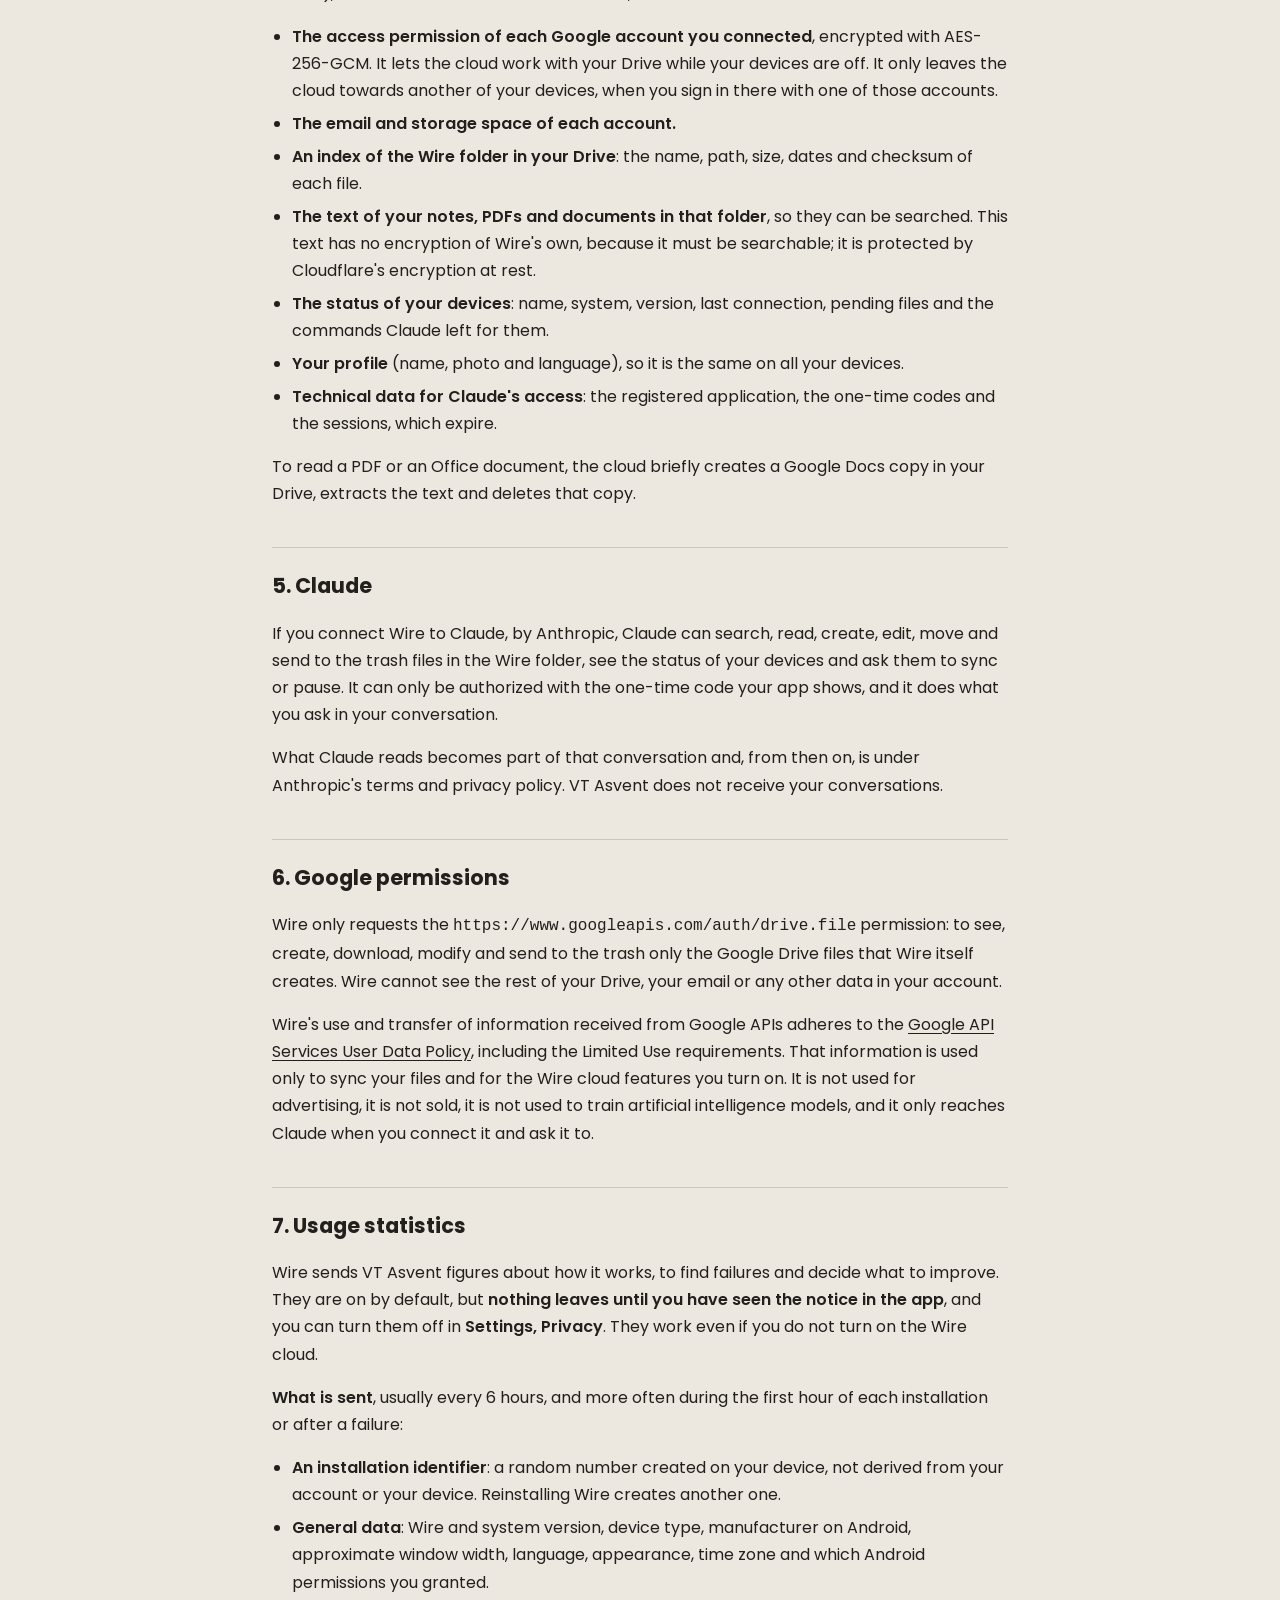
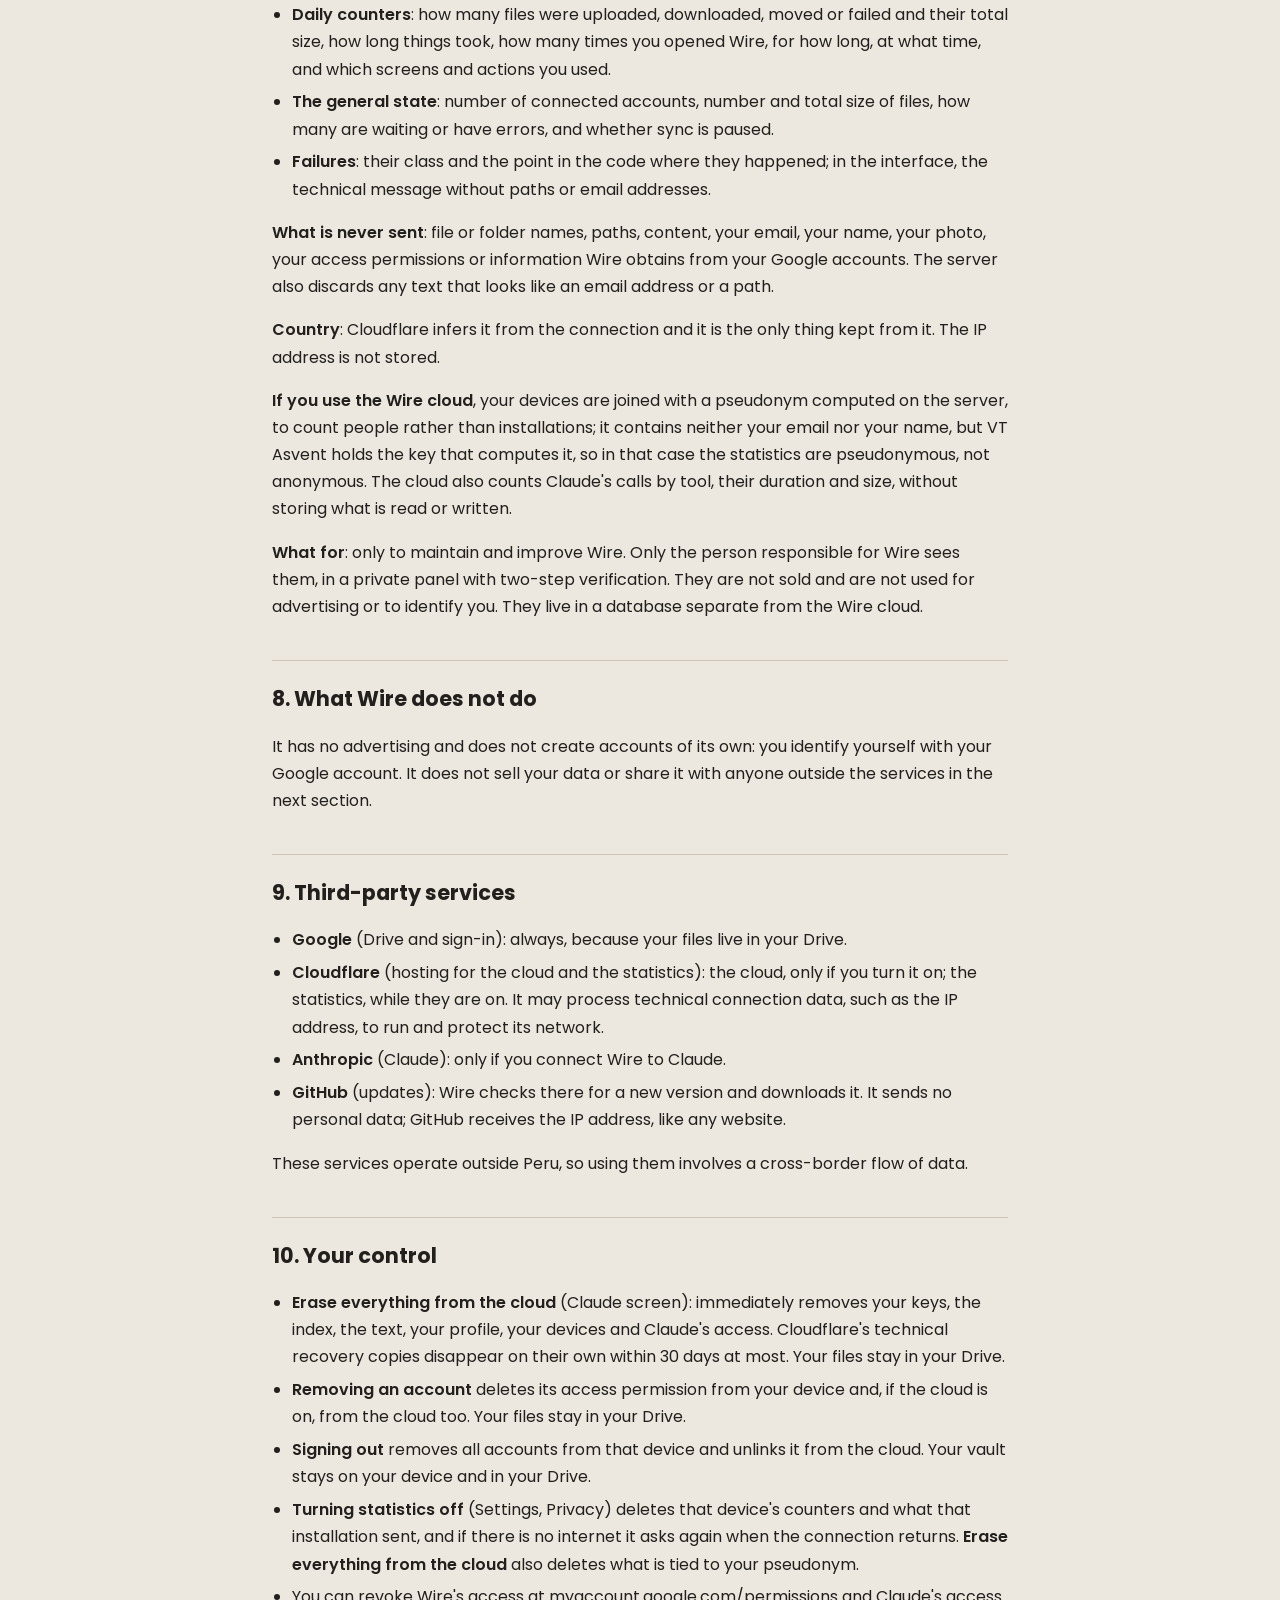
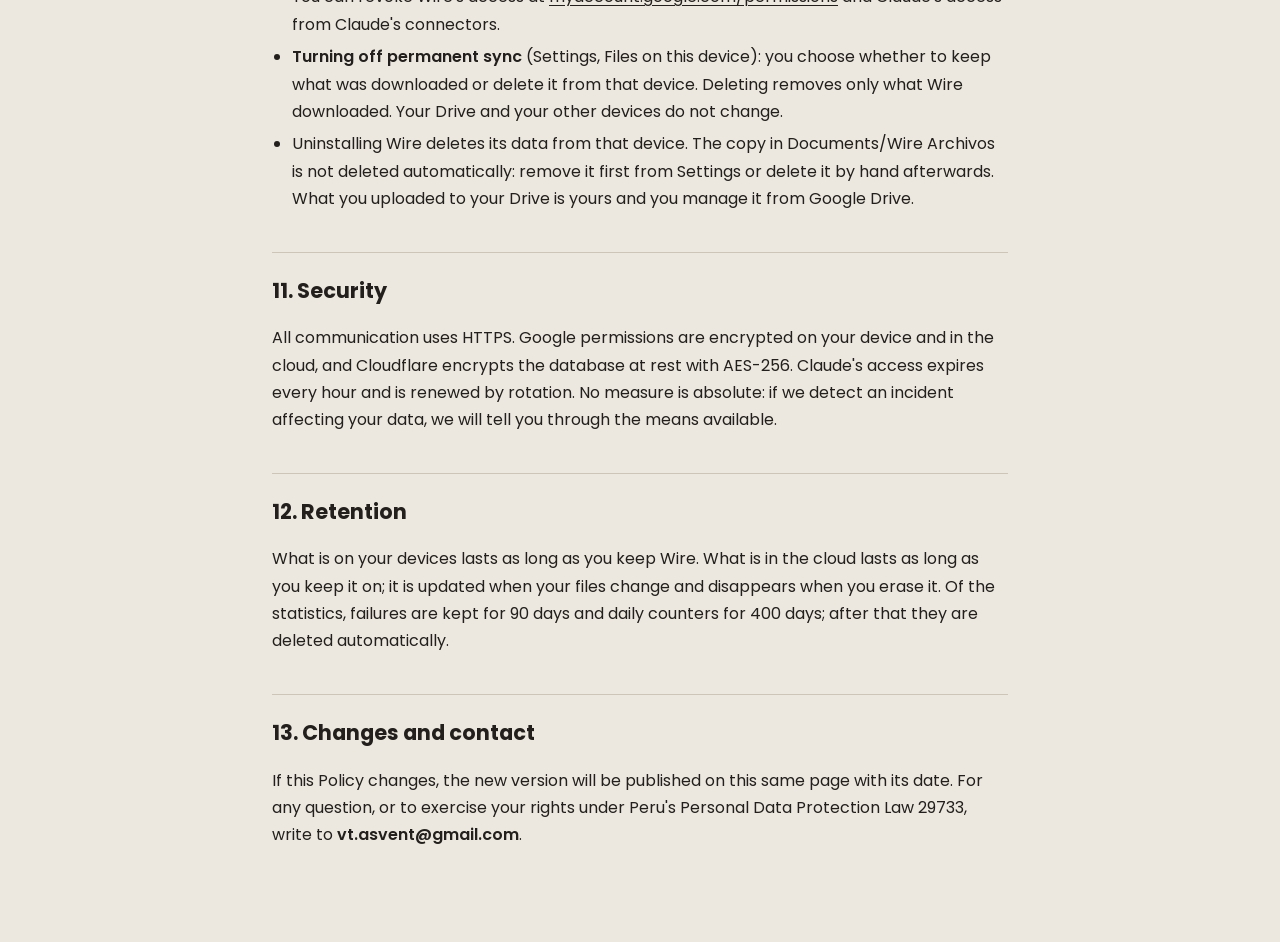
<file: wire/privacidad/en.html>
<!doctype html>
<html lang="en">
<head>
  <meta charset="utf-8" />
  <meta name="viewport" content="width=device-width, initial-scale=1" />
  <meta http-equiv="Content-Security-Policy" content="default-src 'none'; script-src 'self'; style-src 'self'; img-src 'self' data:; font-src 'self'; base-uri 'none'; form-action 'none'; object-src 'none'" />
  <meta name="referrer" content="strict-origin-when-cross-origin" />
  <title>Privacy Policy · Wire</title>
  <meta name="description" content="What data Wire handles, why, and what control you have. VT Asvent." />
  <meta name="color-scheme" content="light dark" />
  <link rel="icon" href="../logo.png" type="image/png" />
  <link rel="stylesheet" href="../../assets/site.css" />
  <link rel="stylesheet" href="../../privacidad/privacidad.css" />
  <script src="../../assets/theme.js"></script>
</head>
<body>
  <header class="nav">
    <div class="container nav-inner">
      <a class="brand" href="../" aria-label="Wire, home">
        <img src="../logo.png" alt="" width="32" height="32" />
        <span>WIRE</span>
      </a>
      <div class="nav-actions">
        <a class="btn btn-soft btn-sm" href="./" hreflang="es">Español</a>
        <a class="btn btn-soft btn-sm" href="../">Back to Wire</a>
      </div>
    </div>
  </header>
  <main id="contenido" class="container legal">
    <h1>Wire Privacy Policy</h1>
    <p><strong>Version 1.4 · Effective November 1, 2026</strong> (adds permanent sync). This is a translation; the <a href="./" hreflang="es">Spanish version</a> prevails if they differ.</p>

    <h2>1. Who is responsible</h2>
    <p><strong>VT Asvent</strong>, a software development entity in formation, Peru. Privacy contact: <strong>vt.asvent@gmail.com</strong>.</p>

    <h2>2. Principle</h2>
    <p>Wire runs on your devices and syncs your files directly with your Google Drive. Unless you turn on something else, your files do not go through any VT Asvent server.</p>
    <p>The <strong>Wire cloud</strong> is optional. It only exists if you turn it on, to use your vault from Claude and to add new devices with a single sign-in. VT Asvent uses what it stores for nothing other than providing those features.</p>
    <p>Wire also sends <strong>usage statistics</strong>: figures to learn whether it works well and what to improve, never your files. It tells you before sending anything and you can turn them off at any time (section 7).</p>

    <h2>3. What data Wire uses on your devices</h2>
    <ul>
      <li><strong>The files in the folder you choose</strong> (your Obsidian vault): Wire reads them on your device and uploads them to the Wire folder in your Google Drive, and downloads to that same folder on your device whatever your other devices left there. Outside that folder, Wire does not read or write anything on your device, except the copy described below if you turn it on.</li>
      <li><strong>The permanent sync copy</strong>, only if you turn it on for that device: Wire downloads the files in the Wire Archivos folder directly from your Google Drive and stores them in Documents/Wire Archivos, without going through any VT Asvent server. On Android it also uses mobile data unless you limit it to Wi-Fi.</li>
      <li><strong>The access permission of each Google account</strong> you connect: stored on your device (on Windows, encrypted with the system's data protection; on Android, in the app's private folder, excluded from backups).</li>
      <li><strong>Email, name, photo and storage space</strong> of each account: Wire asks Google for them to show them in the app and to decide which account stores each file.</li>
      <li><strong>Your profile and settings</strong> (name, photo, device name, language and appearance).</li>
      <li><strong>A sync log</strong> (which file was uploaded or downloaded, when, and with which account).</li>
      <li><strong>Usage and failure counters</strong>, for up to 30 days, waiting to be sent as statistics (section 7).</li>
    </ul>

    <h2>4. The Wire cloud (optional)</h2>
    <p>It only runs if you press <strong>Turn on</strong> on the app's Claude screen. It runs on Cloudflare (Workers and D1), which hosts it on behalf of VT Asvent, and it stores:</p>
    <ul>
      <li><strong>The access permission of each Google account you connected</strong>, encrypted with AES-256-GCM. It lets the cloud work with your Drive while your devices are off. It only leaves the cloud towards another of your devices, when you sign in there with one of those accounts.</li>
      <li><strong>The email and storage space of each account.</strong></li>
      <li><strong>An index of the Wire folder in your Drive</strong>: the name, path, size, dates and checksum of each file.</li>
      <li><strong>The text of your notes, PDFs and documents in that folder</strong>, so they can be searched. This text has no encryption of Wire's own, because it must be searchable; it is protected by Cloudflare's encryption at rest.</li>
      <li><strong>The status of your devices</strong>: name, system, version, last connection, pending files and the commands Claude left for them.</li>
      <li><strong>Your profile</strong> (name, photo and language), so it is the same on all your devices.</li>
      <li><strong>Technical data for Claude's access</strong>: the registered application, the one-time codes and the sessions, which expire.</li>
    </ul>
    <p>To read a PDF or an Office document, the cloud briefly creates a Google Docs copy in your Drive, extracts the text and deletes that copy.</p>

    <h2>5. Claude</h2>
    <p>If you connect Wire to Claude, by Anthropic, Claude can search, read, create, edit, move and send to the trash files in the Wire folder, see the status of your devices and ask them to sync or pause. It can only be authorized with the one-time code your app shows, and it does what you ask in your conversation.</p>
    <p>What Claude reads becomes part of that conversation and, from then on, is under Anthropic's terms and privacy policy. VT Asvent does not receive your conversations.</p>

    <h2>6. Google permissions</h2>
    <p>Wire only requests the <code>https://www.googleapis.com/auth/drive.file</code> permission: to see, create, download, modify and send to the trash only the Google Drive files that Wire itself creates. Wire cannot see the rest of your Drive, your email or any other data in your account.</p>
    <p>Wire's use and transfer of information received from Google APIs adheres to the <a href="https://developers.google.com/terms/api-services-user-data-policy">Google API Services User Data Policy</a>, including the Limited Use requirements. That information is used only to sync your files and for the Wire cloud features you turn on. It is not used for advertising, it is not sold, it is not used to train artificial intelligence models, and it only reaches Claude when you connect it and ask it to.</p>

    <h2>7. Usage statistics</h2>
    <p>Wire sends VT Asvent figures about how it works, to find failures and decide what to improve. They are on by default, but <strong>nothing leaves until you have seen the notice in the app</strong>, and you can turn them off in <strong>Settings, Privacy</strong>. They work even if you do not turn on the Wire cloud.</p>
    <p><strong>What is sent</strong>, usually every 6 hours, and more often during the first hour of each installation or after a failure:</p>
    <ul>
      <li><strong>An installation identifier</strong>: a random number created on your device, not derived from your account or your device. Reinstalling Wire creates another one.</li>
      <li><strong>General data</strong>: Wire and system version, device type, manufacturer on Android, approximate window width, language, appearance, time zone and which Android permissions you granted.</li>
      <li><strong>Daily counters</strong>: how many files were uploaded, downloaded, moved or failed and their total size, how long things took, how many times you opened Wire, for how long, at what time, and which screens and actions you used.</li>
      <li><strong>The general state</strong>: number of connected accounts, number and total size of files, how many are waiting or have errors, and whether sync is paused.</li>
      <li><strong>Failures</strong>: their class and the point in the code where they happened; in the interface, the technical message without paths or email addresses.</li>
    </ul>
    <p><strong>What is never sent</strong>: file or folder names, paths, content, your email, your name, your photo, your access permissions or information Wire obtains from your Google accounts. The server also discards any text that looks like an email address or a path.</p>
    <p><strong>Country</strong>: Cloudflare infers it from the connection and it is the only thing kept from it. The IP address is not stored.</p>
    <p><strong>If you use the Wire cloud</strong>, your devices are joined with a pseudonym computed on the server, to count people rather than installations; it contains neither your email nor your name, but VT Asvent holds the key that computes it, so in that case the statistics are pseudonymous, not anonymous. The cloud also counts Claude's calls by tool, their duration and size, without storing what is read or written.</p>
    <p><strong>What for</strong>: only to maintain and improve Wire. Only the person responsible for Wire sees them, in a private panel with two-step verification. They are not sold and are not used for advertising or to identify you. They live in a database separate from the Wire cloud.</p>

    <h2>8. What Wire does not do</h2>
    <p>It has no advertising and does not create accounts of its own: you identify yourself with your Google account. It does not sell your data or share it with anyone outside the services in the next section.</p>

    <h2>9. Third-party services</h2>
    <ul>
      <li><strong>Google</strong> (Drive and sign-in): always, because your files live in your Drive.</li>
      <li><strong>Cloudflare</strong> (hosting for the cloud and the statistics): the cloud, only if you turn it on; the statistics, while they are on. It may process technical connection data, such as the IP address, to run and protect its network.</li>
      <li><strong>Anthropic</strong> (Claude): only if you connect Wire to Claude.</li>
      <li><strong>GitHub</strong> (updates): Wire checks there for a new version and downloads it. It sends no personal data; GitHub receives the IP address, like any website.</li>
    </ul>
    <p>These services operate outside Peru, so using them involves a cross-border flow of data.</p>

    <h2>10. Your control</h2>
    <ul>
      <li><strong>Erase everything from the cloud</strong> (Claude screen): immediately removes your keys, the index, the text, your profile, your devices and Claude's access. Cloudflare's technical recovery copies disappear on their own within 30 days at most. Your files stay in your Drive.</li>
      <li><strong>Removing an account</strong> deletes its access permission from your device and, if the cloud is on, from the cloud too. Your files stay in your Drive.</li>
      <li><strong>Signing out</strong> removes all accounts from that device and unlinks it from the cloud. Your vault stays on your device and in your Drive.</li>
      <li><strong>Turning statistics off</strong> (Settings, Privacy) deletes that device's counters and what that installation sent, and if there is no internet it asks again when the connection returns. <strong>Erase everything from the cloud</strong> also deletes what is tied to your pseudonym.</li>
      <li>You can revoke Wire's access at <a href="https://myaccount.google.com/permissions">myaccount.google.com/permissions</a> and Claude's access from Claude's connectors.</li>
      <li><strong>Turning off permanent sync</strong> (Settings, Files on this device): you choose whether to keep what was downloaded or delete it from that device. Deleting removes only what Wire downloaded. Your Drive and your other devices do not change.</li>
      <li>Uninstalling Wire deletes its data from that device. The copy in Documents/Wire Archivos is not deleted automatically: remove it first from Settings or delete it by hand afterwards. What you uploaded to your Drive is yours and you manage it from Google Drive.</li>
    </ul>

    <h2>11. Security</h2>
    <p>All communication uses HTTPS. Google permissions are encrypted on your device and in the cloud, and Cloudflare encrypts the database at rest with AES-256. Claude's access expires every hour and is renewed by rotation. No measure is absolute: if we detect an incident affecting your data, we will tell you through the means available.</p>

    <h2>12. Retention</h2>
    <p>What is on your devices lasts as long as you keep Wire. What is in the cloud lasts as long as you keep it on; it is updated when your files change and disappears when you erase it. Of the statistics, failures are kept for 90 days and daily counters for 400 days; after that they are deleted automatically.</p>

    <h2>13. Changes and contact</h2>
    <p>If this Policy changes, the new version will be published on this same page with its date. For any question, or to exercise your rights under Peru's Personal Data Protection Law 29733, write to <strong>vt.asvent@gmail.com</strong>.</p>
  </main>
</body>
</html>
</file>
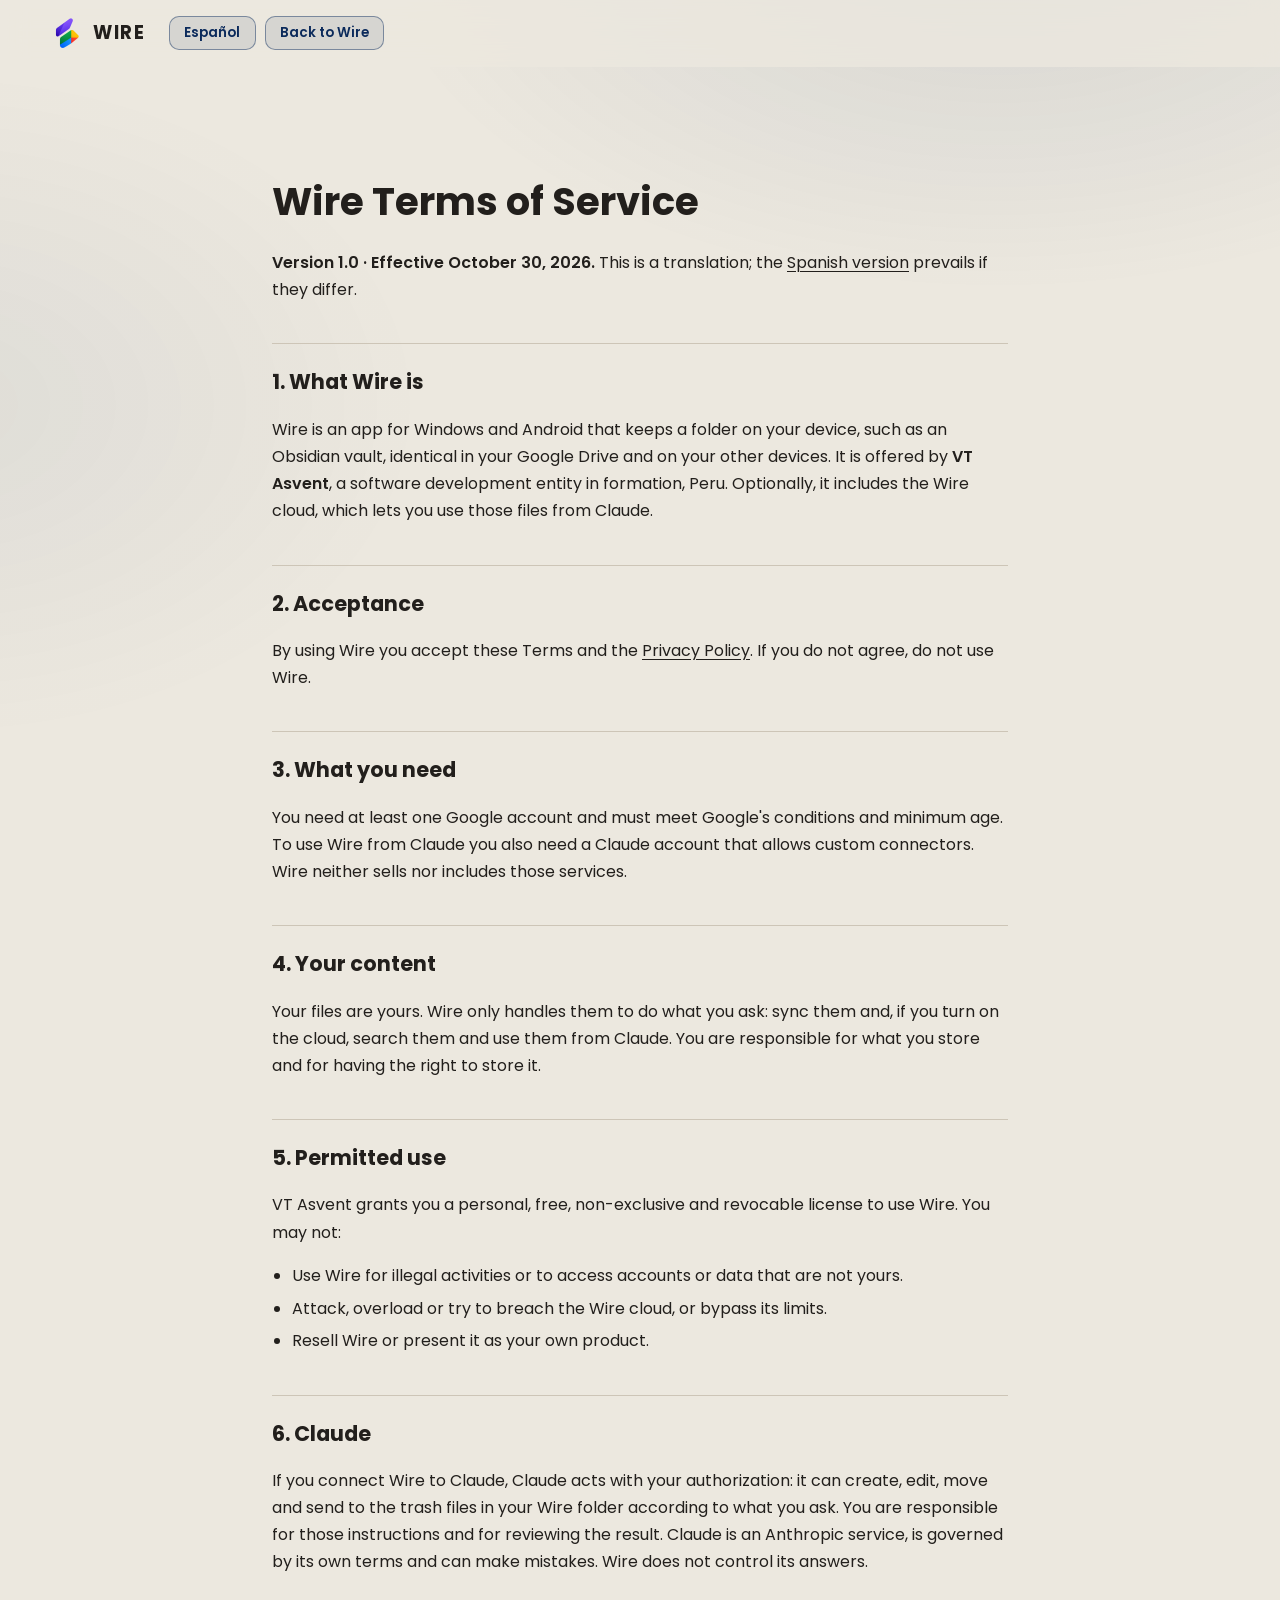
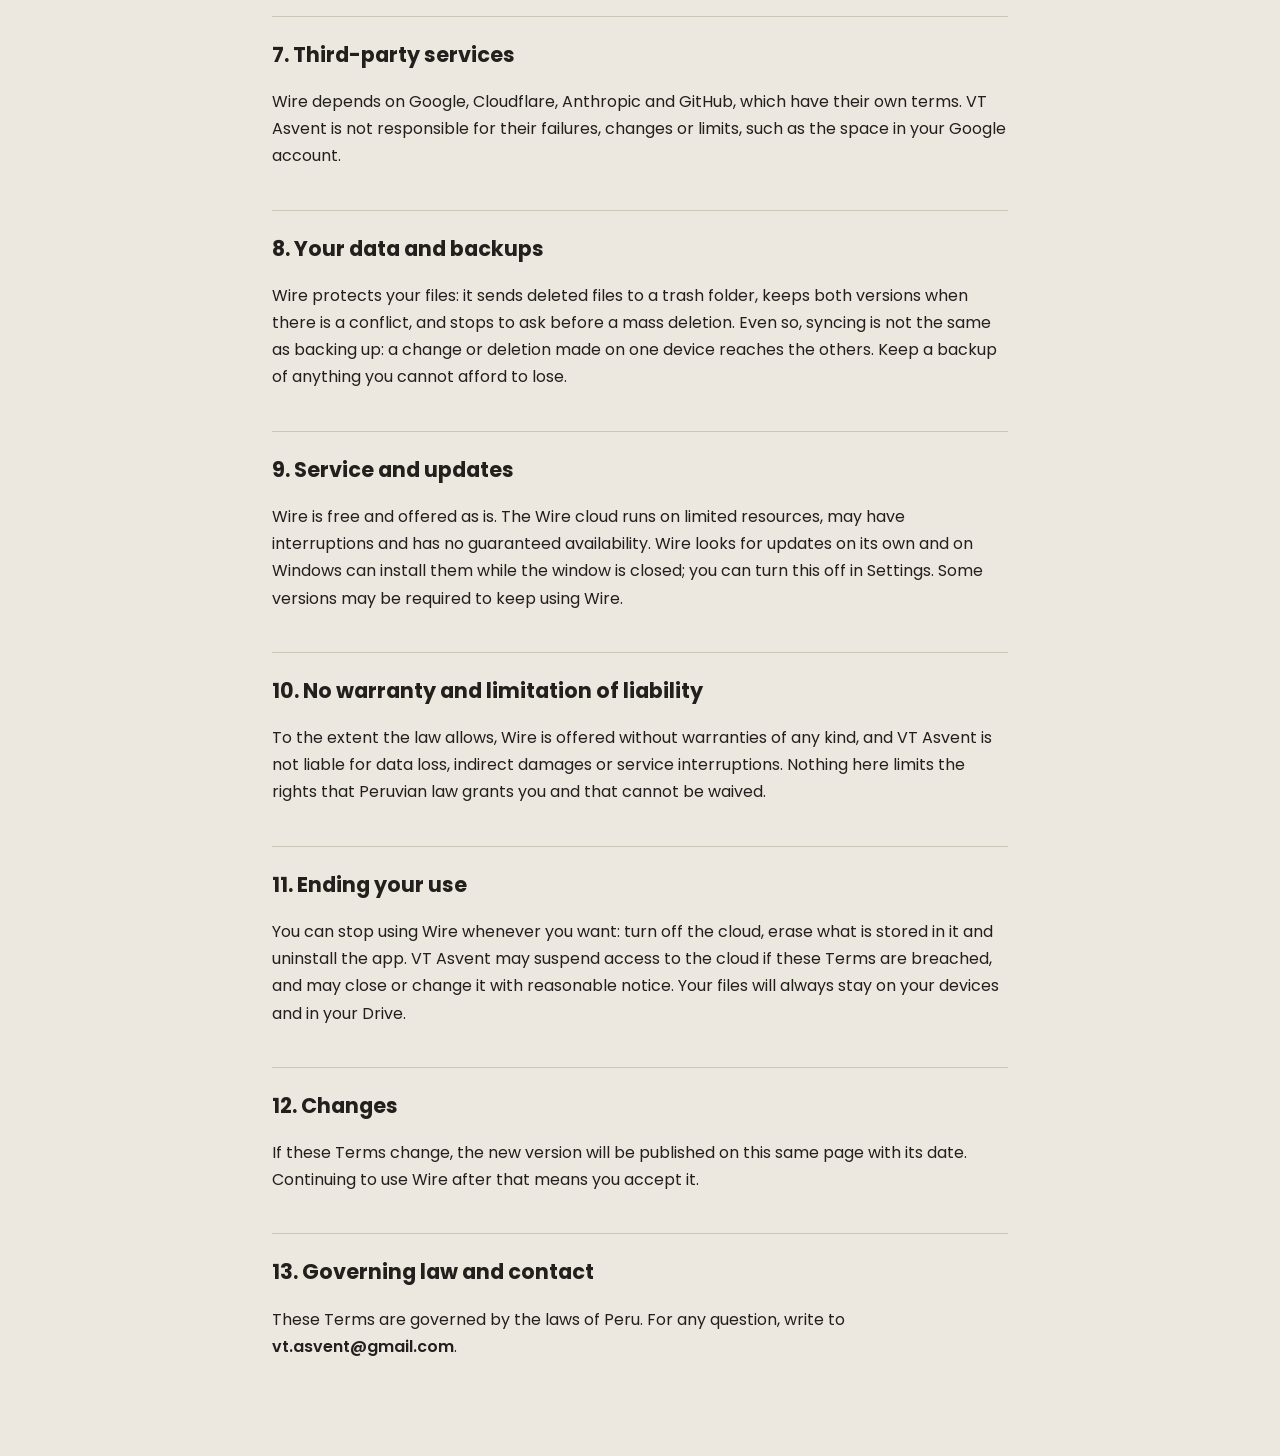
<file: wire/terminos/en.html>
<!doctype html>
<html lang="en">
<head>
  <meta charset="utf-8" />
  <meta name="viewport" content="width=device-width, initial-scale=1" />
  <meta http-equiv="Content-Security-Policy" content="default-src 'none'; script-src 'self'; style-src 'self'; img-src 'self' data:; font-src 'self'; base-uri 'none'; form-action 'none'; object-src 'none'" />
  <meta name="referrer" content="strict-origin-when-cross-origin" />
  <title>Terms of Service · Wire</title>
  <meta name="description" content="Terms of use for Wire, the VT Asvent app that syncs your Obsidian vault with Google Drive." />
  <meta name="color-scheme" content="light dark" />
  <link rel="icon" href="../logo.png" type="image/png" />
  <link rel="stylesheet" href="../../assets/site.css" />
  <link rel="stylesheet" href="../../privacidad/privacidad.css" />
  <script src="../../assets/theme.js"></script>
</head>
<body>
  <header class="nav">
    <div class="container nav-inner">
      <a class="brand" href="../" aria-label="Wire, home">
        <img src="../logo.png" alt="" width="32" height="32" />
        <span>WIRE</span>
      </a>
      <div class="nav-actions">
        <a class="btn btn-soft btn-sm" href="./" hreflang="es">Español</a>
        <a class="btn btn-soft btn-sm" href="../">Back to Wire</a>
      </div>
    </div>
  </header>
  <main id="contenido" class="container legal">
    <h1>Wire Terms of Service</h1>
    <p><strong>Version 1.0 · Effective October 30, 2026.</strong> This is a translation; the <a href="./" hreflang="es">Spanish version</a> prevails if they differ.</p>

    <h2>1. What Wire is</h2>
    <p>Wire is an app for Windows and Android that keeps a folder on your device, such as an Obsidian vault, identical in your Google Drive and on your other devices. It is offered by <strong>VT Asvent</strong>, a software development entity in formation, Peru. Optionally, it includes the Wire cloud, which lets you use those files from Claude.</p>

    <h2>2. Acceptance</h2>
    <p>By using Wire you accept these Terms and the <a href="../privacidad/en.html">Privacy Policy</a>. If you do not agree, do not use Wire.</p>

    <h2>3. What you need</h2>
    <p>You need at least one Google account and must meet Google's conditions and minimum age. To use Wire from Claude you also need a Claude account that allows custom connectors. Wire neither sells nor includes those services.</p>

    <h2>4. Your content</h2>
    <p>Your files are yours. Wire only handles them to do what you ask: sync them and, if you turn on the cloud, search them and use them from Claude. You are responsible for what you store and for having the right to store it.</p>

    <h2>5. Permitted use</h2>
    <p>VT Asvent grants you a personal, free, non-exclusive and revocable license to use Wire. You may not:</p>
    <ul>
      <li>Use Wire for illegal activities or to access accounts or data that are not yours.</li>
      <li>Attack, overload or try to breach the Wire cloud, or bypass its limits.</li>
      <li>Resell Wire or present it as your own product.</li>
    </ul>

    <h2>6. Claude</h2>
    <p>If you connect Wire to Claude, Claude acts with your authorization: it can create, edit, move and send to the trash files in your Wire folder according to what you ask. You are responsible for those instructions and for reviewing the result. Claude is an Anthropic service, is governed by its own terms and can make mistakes. Wire does not control its answers.</p>

    <h2>7. Third-party services</h2>
    <p>Wire depends on Google, Cloudflare, Anthropic and GitHub, which have their own terms. VT Asvent is not responsible for their failures, changes or limits, such as the space in your Google account.</p>

    <h2>8. Your data and backups</h2>
    <p>Wire protects your files: it sends deleted files to a trash folder, keeps both versions when there is a conflict, and stops to ask before a mass deletion. Even so, syncing is not the same as backing up: a change or deletion made on one device reaches the others. Keep a backup of anything you cannot afford to lose.</p>

    <h2>9. Service and updates</h2>
    <p>Wire is free and offered as is. The Wire cloud runs on limited resources, may have interruptions and has no guaranteed availability. Wire looks for updates on its own and on Windows can install them while the window is closed; you can turn this off in Settings. Some versions may be required to keep using Wire.</p>

    <h2>10. No warranty and limitation of liability</h2>
    <p>To the extent the law allows, Wire is offered without warranties of any kind, and VT Asvent is not liable for data loss, indirect damages or service interruptions. Nothing here limits the rights that Peruvian law grants you and that cannot be waived.</p>

    <h2>11. Ending your use</h2>
    <p>You can stop using Wire whenever you want: turn off the cloud, erase what is stored in it and uninstall the app. VT Asvent may suspend access to the cloud if these Terms are breached, and may close or change it with reasonable notice. Your files will always stay on your devices and in your Drive.</p>

    <h2>12. Changes</h2>
    <p>If these Terms change, the new version will be published on this same page with its date. Continuing to use Wire after that means you accept it.</p>

    <h2>13. Governing law and contact</h2>
    <p>These Terms are governed by the laws of Peru. For any question, write to <strong>vt.asvent@gmail.com</strong>.</p>
  </main>
</body>
</html>
</file>
<file: assets/site.css>
/* ==========================================================================
   Frame · página de descarga
   Paleta de la app: beige cálido o grafito, y un único acento azul.
   Todo local: tipografías, imágenes y código salen de este mismo sitio.
   ========================================================================== */

/* ---------- Tipografía ---------- */
@font-face { font-family: 'Poppins'; font-style: normal; font-weight: 400; font-display: swap; src: url(fonts/poppins-400.woff2) format('woff2'); unicode-range: U+0000-00FF, U+0131, U+0152-0153, U+02BB-02BC, U+02C6, U+02DA, U+02DC, U+0304, U+0308, U+0329, U+2000-206F, U+20AC, U+2122, U+2191, U+2193, U+2212, U+2215, U+FEFF, U+FFFD; }
@font-face { font-family: 'Poppins'; font-style: normal; font-weight: 400; font-display: swap; src: url(fonts/poppins-400-ext.woff2) format('woff2'); unicode-range: U+0100-02BA, U+02BD-02C5, U+02C7-02CC, U+02CE-02D7, U+02DD-02FF, U+1E00-1E9F, U+1EF2-1EFF, U+2020, U+20A0-20AB, U+20AD-20C0, U+2113, U+2C60-2C7F, U+A720-A7FF; }
@font-face { font-family: 'Poppins'; font-style: normal; font-weight: 600; font-display: swap; src: url(fonts/poppins-600.woff2) format('woff2'); unicode-range: U+0000-00FF, U+0131, U+0152-0153, U+02BB-02BC, U+02C6, U+02DA, U+02DC, U+0304, U+0308, U+0329, U+2000-206F, U+20AC, U+2122, U+2191, U+2193, U+2212, U+2215, U+FEFF, U+FFFD; }
@font-face { font-family: 'Poppins'; font-style: normal; font-weight: 600; font-display: swap; src: url(fonts/poppins-600-ext.woff2) format('woff2'); unicode-range: U+0100-02BA, U+02BD-02C5, U+02C7-02CC, U+02CE-02D7, U+02DD-02FF, U+1E00-1E9F, U+1EF2-1EFF, U+2020, U+20A0-20AB, U+20AD-20C0, U+2113, U+2C60-2C7F, U+A720-A7FF; }
@font-face { font-family: 'Poppins'; font-style: normal; font-weight: 700; font-display: swap; src: url(fonts/poppins-700.woff2) format('woff2'); unicode-range: U+0000-00FF, U+0131, U+0152-0153, U+02BB-02BC, U+02C6, U+02DA, U+02DC, U+0304, U+0308, U+0329, U+2000-206F, U+20AC, U+2122, U+2191, U+2193, U+2212, U+2215, U+FEFF, U+FFFD; }
@font-face { font-family: 'Poppins'; font-style: normal; font-weight: 700; font-display: swap; src: url(fonts/poppins-700-ext.woff2) format('woff2'); unicode-range: U+0100-02BA, U+02BD-02C5, U+02C7-02CC, U+02CE-02D7, U+02DD-02FF, U+1E00-1E9F, U+1EF2-1EFF, U+2020, U+20A0-20AB, U+20AD-20C0, U+2113, U+2C60-2C7F, U+A720-A7FF; }

/* ---------- Colores de Frame ---------- */
:root {
  --bg: hsl(40 27% 90%);
  --card: hsl(42 33% 94%);
  --soft: hsl(40 22% 84%);
  --fg: hsl(30 10% 12%);
  --muted: hsl(30 8% 38%);
  --border: hsl(38 18% 76%);
  /* Marca (4-nov-2026): azul marino en claro, azul bebé en oscuro. */
  --primary: #0B2A5B;
  --primary-rgb: 11, 42, 91;
  --primary-2: #6A9E8B;
  --on-primary: #fff;
  --panel-alpha: 82%;
  --shadow: 0 24px 60px -32px rgba(60, 45, 20, 0.35);
  color-scheme: light;
}
:root[data-theme='dark'] {
  --bg: hsl(240 2% 11%);
  --card: hsl(240 2% 15%);
  --soft: hsl(240 3.7% 15.9%);
  --fg: hsl(0 0% 98%);
  --muted: hsl(240 5% 64.9%);
  --border: hsl(240 3.7% 20%);
  --primary: #A7C7F2;
  --primary-rgb: 167, 199, 242;
  --primary-2: #9CC2B4;
  --on-primary: #0B2A5B;
  --panel-alpha: 80%;
  --shadow: 0 30px 70px -30px rgba(0, 0, 0, 0.7);
  color-scheme: dark;
}
:root {
  --p06: rgba(var(--primary-rgb), 0.06);
  --p10: rgba(var(--primary-rgb), 0.1);
  --p16: rgba(var(--primary-rgb), 0.16);
  --p30: rgba(var(--primary-rgb), 0.3);
  --p45: rgba(var(--primary-rgb), 0.45);
}

/* Capturas: por defecto las del modo claro. */
.shot-dark { display: none; }
:root[data-theme='dark'] .shot-dark { display: block; }
:root[data-theme='dark'] .shot-light { display: none; }
/* El botón muestra el modo al que se va a cambiar. */
.i-sun { display: none; }
:root[data-theme='dark'] .i-sun { display: block; }
:root[data-theme='dark'] .i-moon { display: none; }

/* ---------- Base ---------- */
*, *::before, *::after { box-sizing: border-box; }
html { overflow-x: clip; scroll-behavior: smooth; scroll-padding-top: 84px; -webkit-text-size-adjust: 100%; }
body {
  margin: 0;
  min-height: 100vh;
  font-family: 'Poppins', 'Segoe UI', system-ui, sans-serif;
  font-size: 16px;
  line-height: 1.65;
  color: var(--fg);
  background: var(--bg);
  -webkit-font-smoothing: antialiased;
  transition: background-color 0.4s ease, color 0.4s ease;
}
/* Luz ambiente muy suave, del mismo azul, para que el fondo no sea plano. */
body::before {
  content: '';
  position: fixed;
  inset: 0;
  z-index: 0;
  pointer-events: none;
  background:
    radial-gradient(900px 520px at 78% -8%, var(--p10), transparent 70%),
    radial-gradient(700px 480px at -5% 45%, var(--p06), transparent 70%);
}
img { max-width: 100%; display: block; }
a { color: inherit; text-decoration: none; }
svg { width: 1.15em; height: 1.15em; fill: none; stroke: currentColor; stroke-width: 1.8; stroke-linecap: round; stroke-linejoin: round; flex: none; }
.win { fill: currentColor; stroke: none; }
b, strong { font-weight: 600; }
kbd { font-family: ui-monospace, 'Cascadia Code', Consolas, monospace; font-size: 0.78em; padding: 0.1em 0.45em; border-radius: 6px; border: 1px solid var(--border); border-bottom-width: 2px; background: var(--bg); }
::selection { background: var(--primary); color: var(--on-primary); }
:focus-visible { outline: 2px solid var(--primary); outline-offset: 3px; border-radius: 6px; }

.sky, .cursor-ring { position: fixed; inset: 0; width: 100%; height: 100%; pointer-events: none; }
.sky { z-index: 0; }
/* Paisaje de cabecera: ancho completo, alineado arriba y sin deformarse. Un
   velo lo aclara y un degradado lo funde con el fondo de la página. */
.top-photo { position: absolute; top: 0; left: 0; width: 100%; z-index: 0; overflow: hidden; pointer-events: none; }
.top-photo img { width: 100%; height: auto; }
.top-photo .veil, .top-photo .fade, .final .veil, .final .fade { position: absolute; inset: 0; }
.top-photo .veil { background: rgba(255, 255, 255, 0.6); }
.top-photo .fade { background: linear-gradient(to top, var(--bg) 0%, color-mix(in srgb, var(--bg) 55%, transparent) 30%, transparent 74%); }
:root[data-theme='dark'] .top-photo .veil { background: rgba(17, 17, 19, 0.62); }
.cursor-ring { z-index: 90; }
.nav, main, .footer { position: relative; z-index: 1; }

.container { width: min(1180px, 100% - 40px); margin-inline: auto; }
.skip { position: absolute; left: -999px; top: 8px; z-index: 100; background: var(--primary); color: var(--on-primary); padding: 8px 14px; border-radius: 10px; }
.skip:focus { left: 12px; }

/* ---------- Texto ---------- */
.serif { font-family: 'Iowan Old Style', 'Palatino Linotype', Palatino, Georgia, serif; font-style: italic; font-weight: 400; letter-spacing: -0.01em; }
.accent { color: var(--primary); }
.accent-light { color: #A7C7F2; }
/* Logo plano por tema (el SVG en <img> no ve data-theme). */
.logo-dark { display: none; }
:root[data-theme='dark'] .logo-light { display: none; }
:root[data-theme='dark'] .logo-dark { display: inline-block; }
.kicker { margin: 0 0 0.5rem; font-size: 0.7rem; font-weight: 600; letter-spacing: 0.3em; text-transform: uppercase; color: var(--primary); }
.kicker.muted { color: var(--muted); }
.kicker.light { color: rgba(255, 255, 255, 0.72); }
.display { font-size: clamp(2.6rem, 5.6vw, 4.9rem); line-height: 1; letter-spacing: -0.035em; font-weight: 700; margin: 1.3rem 0 1.3rem; }
.display .accent { display: block; }
.display.small { font-size: clamp(2.2rem, 4.6vw, 3.8rem); }
.h2 { font-size: clamp(1.9rem, 3.8vw, 3rem); line-height: 1.06; letter-spacing: -0.03em; margin: 0; font-weight: 700; }
.h3 { font-size: clamp(1.45rem, 2.4vw, 2rem); line-height: 1.12; letter-spacing: -0.025em; margin: 0 0 0.8rem; font-weight: 700; }
.h3.small { font-size: clamp(1.25rem, 2vw, 1.6rem); }
.lead { font-size: clamp(1.02rem, 1.4vw, 1.15rem); color: var(--muted); max-width: 34rem; margin: 0; }

/* ---------- Botones (como los de la app) ---------- */
.btn { display: inline-flex; align-items: center; gap: 0.65rem; padding: 0.75rem 1.2rem; border-radius: 12px; font-weight: 600; font-size: 0.93rem; line-height: 1.2; border: 1px solid transparent; transition: transform 0.25s ease, box-shadow 0.3s ease, background-color 0.3s ease; cursor: pointer; }
.btn:hover { transform: translateY(-2px); }
.btn-primary { color: var(--on-primary); background: var(--primary); box-shadow: 0 10px 28px -12px rgba(var(--primary-rgb), 0.75); }
.btn-primary:hover { box-shadow: 0 16px 36px -12px rgba(var(--primary-rgb), 0.85); }
.btn-soft { color: var(--primary); background: var(--p10); border-color: var(--p45); }
.btn-soft:hover { background: var(--p16); }
.btn-lg { padding: 0.9rem 1.4rem; font-size: 0.98rem; border-radius: 14px; }
.btn-lg svg { width: 1.3em; height: 1.3em; }
.btn-sm { padding: 0.5rem 0.9rem; font-size: 0.84rem; border-radius: 10px; }
.btn-label { display: flex; flex-direction: column; text-align: left; }
.btn-label small { font-weight: 400; font-size: 0.72rem; opacity: 0.85; margin-top: 2px; }
.icon-btn { display: inline-grid; place-items: center; width: 38px; height: 38px; border-radius: 10px; border: 1px solid var(--p45); background: var(--p10); color: var(--primary); cursor: pointer; transition: background-color 0.25s ease, transform 0.25s ease; }
.icon-btn:hover { background: var(--p16); transform: rotate(-8deg); }

/* ---------- Barra ---------- */
.nav { position: sticky; top: 0; z-index: 50; background: color-mix(in srgb, var(--bg) 78%, transparent); backdrop-filter: saturate(1.3) blur(14px); -webkit-backdrop-filter: saturate(1.3) blur(14px); border-bottom: 1px solid transparent; transition: border-color 0.3s ease; }
.nav.scrolled { border-bottom-color: var(--border); }
.nav-inner { display: flex; align-items: center; gap: 1.5rem; height: 66px; }
.brand { display: inline-flex; align-items: center; gap: 0.7rem; font-weight: 700; letter-spacing: 0.08em; font-size: 1.15rem; }
.brand img { transition: transform 0.6s cubic-bezier(0.2, 0.8, 0.2, 1); }
.brand:hover img { transform: rotate(-20deg) scale(1.08); }
.nav-links { display: flex; gap: 0.2rem; margin-left: auto; }
.nav-links a { padding: 0.4rem 0.8rem; font-size: 0.88rem; color: var(--muted); border-radius: 9px; transition: color 0.2s ease, background-color 0.2s ease; }
.nav-links a:hover { color: var(--primary); background: var(--p10); }
.nav-actions { display: flex; align-items: center; gap: 0.55rem; }
.menu-btn { display: none; }

/* ---------- Paneles (la tarjeta de la app) ---------- */
.panel {
  position: relative;
  border-radius: 22px;
  border: 1px solid var(--border);
  background: color-mix(in srgb, var(--card) var(--panel-alpha), transparent);
  backdrop-filter: blur(6px);
  -webkit-backdrop-filter: blur(6px);
  box-shadow: var(--shadow);
  transition: border-color 0.35s ease, transform 0.45s cubic-bezier(0.2, 0.8, 0.2, 1);
}
.panel:hover { border-color: var(--p45); }
.grid-12 { display: grid; grid-template-columns: repeat(12, minmax(0, 1fr)); gap: 1rem; }
.col-4 { grid-column: span 4; }
.col-5 { grid-column: span 5; }
.col-6 { grid-column: span 6; }
.col-7 { grid-column: span 7; }
.col-12 { grid-column: 1 / -1; }

/* ---------- Portada ---------- */
.hero { position: relative; padding: clamp(2.5rem, 6vw, 5rem) 0 2.5rem; }
.grid-texture {
  position: absolute;
  inset: 0;
  pointer-events: none;
  background-image: linear-gradient(var(--p10) 1px, transparent 1px), linear-gradient(90deg, var(--p10) 1px, transparent 1px);
  background-size: 48px 48px;
  -webkit-mask-image: radial-gradient(ellipse 70% 65% at 60% 35%, #000 20%, transparent 75%);
  mask-image: radial-gradient(ellipse 70% 65% at 60% 35%, #000 20%, transparent 75%);
  opacity: 0.7;
}
.hero-inner { position: relative; display: grid; grid-template-columns: minmax(0, 1fr) minmax(0, 1.15fr); gap: clamp(2rem, 5vw, 4rem); align-items: center; }
.pill { display: inline-flex; flex-wrap: wrap; align-items: center; gap: 0.55rem; max-width: 100%; padding: 0.38rem 0.9rem 0.38rem 0.7rem; border-radius: 999px; border: 1px solid var(--p30); background: color-mix(in srgb, var(--card) 70%, transparent); font-size: 0.8rem; color: var(--muted); transition: border-color 0.3s ease; }
.pill:hover { border-color: var(--primary); }
.pill b { color: var(--fg); }
.pill-sep { width: 1px; height: 12px; background: var(--border); }
.pill-strong { color: var(--primary); font-weight: 600; }
.dot-live { position: relative; width: 7px; height: 7px; border-radius: 50%; background: var(--primary); }
.dot-live::after { content: ''; position: absolute; inset: 0; border-radius: 50%; background: var(--primary); animation: ping 1.8s cubic-bezier(0, 0, 0.2, 1) infinite; }
@keyframes ping { 75%, 100% { transform: scale(2.8); opacity: 0; } }
.cta-row { display: flex; flex-wrap: wrap; gap: 0.75rem; margin-top: 2rem; }
/* Windows y Android lado a lado: un poco menos de relleno para que quepan en la columna. */
@media (min-width: 1260px) { .cta-row { flex-wrap: nowrap; } .cta-row .btn-lg { padding: 0.8rem 1rem; gap: 0.6rem; font-size: 0.92rem; white-space: nowrap; } .cta-row .btn-label small { font-size: 0.68rem; } }

.hero-visual { position: relative; perspective: 1800px; }
.hero-visual::before { content: ''; position: absolute; inset: 10% 6% -4%; background: radial-gradient(closest-side, rgba(var(--primary-rgb), 0.28), transparent); filter: blur(40px); z-index: -1; }
.window { position: relative; margin: 0; border-radius: 16px; overflow: hidden; border: 1px solid var(--border); background: var(--card); box-shadow: var(--shadow); }
.window-bar { display: flex; align-items: center; gap: 6px; height: 32px; padding: 0 13px; border-bottom: 1px solid var(--border); background: color-mix(in srgb, var(--card) 70%, var(--bg)); }
.window-bar i { width: 9px; height: 9px; border-radius: 50%; background: var(--border); }
.window-bar span { margin-left: 8px; font-size: 0.7rem; color: var(--muted); letter-spacing: 0.04em; }
.window .shot { width: 100%; height: auto; }
.tilt { transform: rotateX(var(--tilt, 10deg)) rotateY(var(--tilt-y, -9deg)) scale(var(--tilt-s, 0.97)); transform-origin: 50% 60%; transition: transform 0.1s linear; will-change: transform; }

.float-chip { position: absolute; display: flex; align-items: center; gap: 0.6rem; padding: 0.55rem 0.85rem; border-radius: 14px; background: color-mix(in srgb, var(--card) 88%, transparent); border: 1px solid var(--border); backdrop-filter: blur(12px); -webkit-backdrop-filter: blur(12px); box-shadow: var(--shadow); font-size: 0.78rem; line-height: 1.2; animation: float 7s ease-in-out infinite; }
.float-chip b { display: block; font-size: 0.92rem; }
.float-chip small { color: var(--muted); font-size: 0.7rem; }
.chip-a { top: -16px; left: -20px; }
.chip-b { bottom: 20%; left: -34px; animation-delay: -2.3s; }
.chip-c { bottom: -20px; right: 9%; animation-delay: -4.6s; }
@keyframes float { 0%, 100% { transform: translateY(0); } 50% { transform: translateY(-10px); } }
.chip-icon, .tile-icon, .frag-icon { display: inline-grid; place-items: center; flex: none; border-radius: 10px; color: var(--primary); background: var(--p10); border: 1px solid var(--p30); }
.chip-icon { width: 32px; height: 32px; }
.chip-icon svg { width: 17px; height: 17px; }
.chip-icon.grade { font-weight: 700; color: var(--on-primary); background: var(--primary); border-color: var(--primary); }

.trust { list-style: none; margin: 3rem 0 0; padding: 0; display: grid; grid-template-columns: repeat(4, minmax(0, 1fr)); border-radius: 18px; border: 1px solid var(--border); background: color-mix(in srgb, var(--card) var(--panel-alpha), transparent); backdrop-filter: blur(6px); overflow: hidden; }
.trust li { display: flex; align-items: center; gap: 0.8rem; padding: 1rem 1.2rem; }
.trust li + li { border-left: 1px solid var(--border); }
.trust svg { width: 22px; height: 22px; color: var(--primary); }
.trust b { display: block; font-size: 0.9rem; }
.trust small { color: var(--muted); font-size: 0.75rem; }

/* ---------- Cinta ---------- */
.marquee { position: relative; z-index: 1; overflow: hidden; margin-top: 2.5rem; padding: 0.9rem 0; border-block: 1px solid var(--border); background: color-mix(in srgb, var(--card) 55%, transparent); -webkit-mask-image: linear-gradient(90deg, transparent, #000 12%, #000 88%, transparent); mask-image: linear-gradient(90deg, transparent, #000 12%, #000 88%, transparent); }
.marquee-track { display: flex; width: max-content; gap: 2.4rem; animation: marquee 48s linear infinite; }
.marquee-track span { display: inline-flex; align-items: center; gap: 2.4rem; white-space: nowrap; font-size: 0.95rem; font-weight: 600; color: var(--muted); }
.marquee-track span::after { content: ''; width: 5px; height: 5px; border-radius: 50%; background: var(--primary); opacity: 0.7; }
.marquee:hover .marquee-track { animation-play-state: paused; }
@keyframes marquee { to { transform: translateX(-50%); } }

/* ---------- Secciones ---------- */
.section { position: relative; padding: clamp(3.5rem, 7vw, 5.5rem) 0 0; overflow-x: clip; }
.section-last { padding-bottom: clamp(3.5rem, 7vw, 5.5rem); }
.section-head { position: relative; display: flex; align-items: flex-end; gap: 1.1rem; margin-bottom: 1.6rem; }
.index { font-family: ui-monospace, 'Cascadia Code', Consolas, monospace; font-size: clamp(3rem, 6vw, 4.6rem); font-weight: 700; line-height: 0.85; color: rgba(var(--primary-rgb), 0.22); user-select: none; }
.echo { position: absolute; left: -2%; top: 50%; transform: translateY(-50%); width: 140vw; white-space: nowrap; overflow: hidden; font-size: clamp(3.4rem, 9vw, 7rem); font-weight: 700; line-height: 1; color: var(--primary); opacity: 0.045; pointer-events: none; user-select: none; z-index: -1; animation: drift 44s linear infinite alternate; }
@keyframes drift { from { transform: translate(-6%, -50%); } to { transform: translate(-22%, -50%); } }

/* ---------- 01 · Un solo lugar ---------- */
.problem { padding: 2rem; display: flex; flex-direction: column; justify-content: center; }
.problem p { color: var(--muted); margin: 0 0 0.9rem; }
.problem p.strong { color: var(--fg); font-weight: 500; margin: 0; }
.converge-panel { padding: 1.4rem; }
.converge { position: relative; height: 340px; }
.converge-lines { position: absolute; inset: 0; width: 100%; height: 100%; }
.converge-lines path { fill: none; stroke: var(--primary); stroke-width: 1.6; stroke-opacity: 0.55; stroke-dasharray: 6 8; animation: dash 1.6s linear infinite; vector-effect: non-scaling-stroke; }
@keyframes dash { to { stroke-dashoffset: -28; } }
.frag { position: absolute; width: 36%; display: grid; grid-template-columns: auto 1fr; column-gap: 0.7rem; align-items: center; padding: 0.75rem 0.9rem; border-radius: 14px; border: 1px solid var(--border); background: var(--bg); transition: transform 0.35s ease, border-color 0.35s ease; }
.frag:hover { transform: translateY(-3px); border-color: var(--p45); }
.frag-icon { grid-row: span 2; width: 34px; height: 34px; }
.frag-icon svg { width: 17px; height: 17px; }
.frag b { font-size: 0.92rem; }
.frag small { color: var(--muted); font-size: 0.74rem; }
.frag-1 { top: 0; left: 0; }
.frag-2 { top: 0; right: 0; }
.frag-3 { bottom: 0; left: 0; }
.frag-4 { bottom: 0; right: 0; }
.converge-core { position: absolute; top: 50%; left: 50%; transform: translate(-50%, -50%); display: flex; flex-direction: column; align-items: center; gap: 0.35rem; padding: 1.1rem 1.6rem; border-radius: 20px; border: 1.5px solid var(--primary); background: var(--card); animation: glow 2.6s ease-in-out infinite; }
.converge-core b { letter-spacing: 0.3em; font-size: 0.8rem; color: var(--primary); }
@keyframes glow { 0%, 100% { box-shadow: 0 0 10px 0 rgba(var(--primary-rgb), 0.3); } 50% { box-shadow: 0 0 30px 6px rgba(var(--primary-rgb), 0.45); } }

/* ---------- 02 · Funciones ---------- */
.feature-wide { display: grid; grid-template-columns: minmax(0, 5fr) minmax(0, 7fr); gap: 2rem; align-items: center; padding: 2rem; }
.feature-wide.reverse { grid-template-columns: minmax(0, 7fr) minmax(0, 5fr); }
.feature-wide.reverse .feature-text { order: 2; }
.feature-tall { display: flex; flex-direction: column; gap: 1.5rem; padding: 2rem 2rem 0; overflow: hidden; }
.feature-tall .window { margin-bottom: -1px; border-bottom-left-radius: 0; border-bottom-right-radius: 0; transform: translateY(8px); transition: transform 0.6s cubic-bezier(0.2, 0.8, 0.2, 1); }
.feature-tall:hover .window { transform: translateY(0); }
.feature-wide .window { transition: transform 0.6s cubic-bezier(0.2, 0.8, 0.2, 1); }
.feature-wide:hover .window { transform: translateY(-4px); }
.feature-text p { color: var(--muted); margin: 0 0 1.2rem; }
.feature-text p:last-child { margin-bottom: 0; }
.feature-text p b { color: var(--fg); }
.tags { display: flex; flex-wrap: wrap; gap: 0.45rem; padding: 0; margin: 0; list-style: none; }
.tags li { padding: 0.3rem 0.75rem; border-radius: 999px; border: 1px solid var(--border); background: var(--bg); font-size: 0.76rem; font-weight: 500; color: var(--muted); }

/* ---------- 03 · Más ---------- */
.bento { display: grid; grid-template-columns: repeat(4, minmax(0, 1fr)); gap: 1rem; }
.tile { padding: 1.5rem; overflow: hidden; }
.tile:hover { transform: translateY(-3px); }
.tile h3 { font-size: 1.05rem; margin: 1rem 0 0.35rem; letter-spacing: -0.01em; }
.tile p { margin: 0; color: var(--muted); font-size: 0.88rem; }
.tile-icon { width: 38px; height: 38px; }
.tile-icon svg { width: 19px; height: 19px; }
.tile-music { grid-column: span 2; display: grid; grid-template-columns: minmax(0, 1fr) minmax(0, 1fr); gap: 1.4rem; align-items: center; }
.tile-music h3 { font-size: 1.3rem; margin-top: 0.7rem; }
.badge { display: inline-block; padding: 0.2rem 0.6rem; border-radius: 999px; font-size: 0.66rem; font-weight: 700; letter-spacing: 0.14em; text-transform: uppercase; color: var(--on-primary); background: var(--primary); }
.lyrics { height: 196px; overflow: hidden; padding-left: 1rem; border-left: 1px solid var(--border); -webkit-mask-image: linear-gradient(transparent, #000 22%, #000 78%, transparent); mask-image: linear-gradient(transparent, #000 22%, #000 78%, transparent); }
.lyrics p { margin: 0.45rem 0; font-weight: 700; font-size: 1rem; line-height: 1.3; white-space: nowrap; overflow: hidden; text-overflow: ellipsis; color: var(--fg); opacity: 0.22; animation: karaoke 12s linear infinite; }
.lyrics p:nth-child(2) { animation-delay: 2s; }
.lyrics p:nth-child(3) { animation-delay: 4s; }
.lyrics p:nth-child(4) { animation-delay: 6s; }
.lyrics p:nth-child(5) { animation-delay: 8s; }
.lyrics p:nth-child(6) { animation-delay: 10s; }
@keyframes karaoke { 0%, 16.6% { opacity: 1; color: var(--primary); transform: translateX(4px); } 18%, 100% { opacity: 0.22; transform: none; } }
.wave { display: flex; align-items: center; gap: 3px; height: 40px; margin-top: 1.1rem; }
.wave i { flex: 1; height: 30%; border-radius: 3px; background: var(--primary); opacity: 0.7; animation: wave 1.2s ease-in-out infinite; }
.wave i:nth-child(2n) { animation-delay: -0.3s; }
.wave i:nth-child(3n) { animation-delay: -0.6s; }
.wave i:nth-child(5n) { animation-delay: -0.9s; }
@keyframes wave { 0%, 100% { height: 18%; } 50% { height: 100%; } }
.doc { position: relative; display: grid; gap: 6px; margin-top: 1.1rem; padding: 0.8rem; border-radius: 10px; border: 1px solid var(--border); background: var(--bg); }
.doc span { height: 5px; border-radius: 4px; background: var(--p45); width: 90%; }
.doc span:nth-child(2) { width: 62%; }
.doc span:nth-child(3) { width: 80%; }
.doc span:nth-child(4) { width: 45%; }
.doc b { position: absolute; top: 8px; right: 8px; font-size: 0.6rem; color: var(--on-primary); background: var(--primary); padding: 1px 6px; border-radius: 4px; }
.cal { display: grid; grid-template-columns: repeat(7, 1fr); gap: 4px; margin-top: 1.1rem; }
.cal i { aspect-ratio: 1; border-radius: 4px; background: var(--soft); }
.cal i.on { background: var(--primary); animation: glow 2.6s ease-in-out infinite; }
.tile-native { grid-column: 1 / -1; min-height: 300px; display: flex; align-items: flex-end; padding: 2rem; color: #fff; background: #0b0b0d; border-color: rgba(255, 255, 255, 0.08); }
.tile-native .tile-bg { position: absolute; inset: 0; width: 100%; height: 100%; object-fit: cover; opacity: 0.95; transition: transform 1.2s ease; }
.tile-native:hover .tile-bg { transform: scale(1.04); }
.tile-native::before { content: ''; position: absolute; inset: 0; z-index: 1; background: linear-gradient(90deg, rgba(0, 0, 0, 0.92) 25%, rgba(0, 0, 0, 0.5) 60%, transparent); }
.tile-native-text { position: relative; z-index: 2; max-width: 32rem; }
.tile-native h3 { font-size: 1.7rem; margin: 0 0 0.5rem; }
.tile-native p { color: rgba(255, 255, 255, 0.72); font-size: 0.95rem; }
.stack { display: flex; flex-wrap: wrap; gap: 0.4rem; list-style: none; padding: 0; margin: 1.1rem 0 0; }
.stack li { font-family: ui-monospace, 'Cascadia Code', Consolas, monospace; font-size: 0.74rem; padding: 0.25rem 0.6rem; border-radius: 8px; border: 1px solid rgba(157, 176, 241, 0.35); color: #c9d3fb; background: rgba(157, 176, 241, 0.08); }

.stats { margin-top: 1rem; display: grid; grid-template-columns: repeat(6, minmax(0, 1fr)); overflow: hidden; }
.stat { padding: 1.5rem 1rem; text-align: center; }
.stat + .stat { border-left: 1px solid var(--border); }
.stat b { display: block; font-family: ui-monospace, 'Cascadia Code', Consolas, monospace; font-size: clamp(2rem, 3.6vw, 2.8rem); font-weight: 700; line-height: 1; color: var(--primary); }
.stat span { display: block; margin-top: 0.45rem; font-size: 0.78rem; color: var(--muted); }

/* ---------- 04 · Seguridad ---------- */
.sec { padding: 1.6rem; }
.sec h3 { font-size: 1.08rem; margin: 1rem 0 0.35rem; }
.sec p { margin: 0; color: var(--muted); font-size: 0.9rem; }
.verify { display: grid; grid-template-columns: minmax(0, 0.9fr) minmax(0, 1.1fr); gap: 2rem; align-items: center; padding: 2rem; }
.verify p { color: var(--muted); margin: 0; }
.terminal { border-radius: 14px; overflow: hidden; border: 1px solid rgba(255, 255, 255, 0.08); background: #161618; color: #e4e4e7; box-shadow: 0 20px 50px -24px rgba(0, 0, 0, 0.6); }
.terminal-bar { display: flex; align-items: center; gap: 6px; height: 30px; padding: 0 12px; border-bottom: 1px solid rgba(255, 255, 255, 0.07); }
.terminal-bar i { width: 9px; height: 9px; border-radius: 50%; background: #3a3a40; }
.terminal-bar span { margin-left: 8px; font-size: 0.68rem; color: #8b8b93; }
.cmd, .hash { display: block; padding: 0 1.1rem; font-family: ui-monospace, 'Cascadia Code', Consolas, monospace; font-size: 0.8rem; overflow-wrap: anywhere; }
.cmd { padding-top: 1rem; color: #A7C7F2; }
.cmd::before { content: 'PS> '; color: #6b6b73; }
.hash-row { display: flex; justify-content: space-between; align-items: center; gap: 1rem; margin: 0.9rem 1.1rem 0.4rem; padding-top: 0.8rem; border-top: 1px solid rgba(255, 255, 255, 0.07); }
.hash-label { font-size: 0.66rem; letter-spacing: 0.2em; text-transform: uppercase; color: #8b8b93; }
.hash { padding-bottom: 1.1rem; color: #d4d4d8; line-height: 1.55; }
.copy-btn { font: inherit; font-size: 0.72rem; font-weight: 600; color: #c9d3fb; background: rgba(157, 176, 241, 0.1); border: 1px solid rgba(157, 176, 241, 0.35); border-radius: 8px; padding: 0.22rem 0.7rem; cursor: pointer; }
.copy-btn:hover { background: rgba(157, 176, 241, 0.2); }

/* ---------- 05 · Asvent ---------- */
.photo { position: relative; margin: 0; overflow: hidden; border-radius: 22px; border: 1px solid var(--border); box-shadow: var(--shadow); background: #111; }
.photo img { width: 100%; height: 100%; object-fit: cover; transition: transform 1.2s ease; }
.photo:hover img { transform: scale(1.05); }
.photo figcaption { position: absolute; inset: auto 0 0; display: flex; flex-direction: column; padding: 3rem 1.5rem 1.3rem; color: #fff; background: linear-gradient(transparent, rgba(0, 0, 0, 0.8)); }
.photo figcaption b { font-size: 1.35rem; }
.photo-big { min-height: 380px; }
.brand-text { padding: 2rem; display: flex; flex-direction: column; justify-content: space-between; gap: 1.5rem; }
.brand-text > p { margin: 0; font-size: 1.02rem; color: var(--muted); }
.facts { display: grid; grid-template-columns: repeat(2, minmax(0, 1fr)); gap: 0.6rem; margin: 0; }
.facts div { padding: 0.8rem 0.95rem; border-radius: 14px; border: 1px solid var(--border); background: var(--bg); }
.facts dt { font-size: 0.62rem; font-weight: 600; letter-spacing: 0.22em; text-transform: uppercase; color: var(--muted); }
.facts dd { margin: 0.15rem 0 0; font-weight: 600; font-size: 0.92rem; }
.quote { margin: 0; padding: 2.2rem 2.4rem; display: flex; flex-direction: column; justify-content: center; }
.quote p { margin: 0 0 0.8rem; font-family: 'Iowan Old Style', 'Palatino Linotype', Palatino, Georgia, serif; font-style: italic; font-size: clamp(1.5rem, 2.8vw, 2.2rem); line-height: 1.25; }
.quote footer { font-size: 0.68rem; letter-spacing: 0.28em; text-transform: uppercase; color: var(--primary); }
.photo-map { min-height: 240px; }
.photo-map img, .photo-big img { position: absolute; inset: 0; }
.photo-map img { object-position: center 38%; }

/* ---------- 06 · Preguntas ---------- */
.faq { display: grid; grid-template-columns: repeat(2, minmax(0, 1fr)); gap: 0.8rem; align-items: start; }
.faq details { border-radius: 16px; border: 1px solid var(--border); background: color-mix(in srgb, var(--card) var(--panel-alpha), transparent); backdrop-filter: blur(6px); transition: border-color 0.3s ease; }
.faq details:hover, .faq details[open] { border-color: var(--p45); }
.faq summary { list-style: none; cursor: pointer; padding: 1rem 1.2rem; font-weight: 600; font-size: 0.95rem; display: flex; justify-content: space-between; gap: 1rem; }
.faq summary::-webkit-details-marker { display: none; }
.faq summary::after { content: '+'; font-size: 1.25rem; line-height: 1; color: var(--primary); transition: transform 0.3s ease; }
.faq details[open] summary::after { transform: rotate(45deg); }
.faq details p { margin: 0; padding: 0 1.2rem 1.1rem; color: var(--muted); font-size: 0.9rem; }

/* ---------- Descarga final ---------- */
.final { position: relative; overflow: hidden; isolation: isolate; border-radius: 28px; border: 1px solid var(--border); box-shadow: var(--shadow); padding: clamp(3.5rem, 8vw, 6rem) 1.5rem; text-align: center; color: var(--fg); }
.final-bg { position: absolute; inset: 0; width: 100%; height: 100%; object-fit: cover; object-position: center 28%; z-index: -2; transform: scale(1.06); }
.final .veil { z-index: -1; background: rgba(255, 255, 255, 0.6); }
:root[data-theme='dark'] .final .veil { background: rgba(17, 17, 19, 0.62); }
.final .fade { z-index: -1; background: linear-gradient(to top, var(--bg) 0%, color-mix(in srgb, var(--bg) 55%, transparent) 26%, transparent 62%); }
.final-inner { display: flex; flex-direction: column; align-items: center; }
.final-logo { animation: float 7s ease-in-out infinite; filter: drop-shadow(0 0 22px rgba(var(--primary-rgb), 0.45)); }
.final .lead { margin: 0 auto 1.8rem; }

.final .fine { margin: 1.3rem 0 0; font-size: 0.8rem; color: var(--muted); }
.final .fine a { text-decoration: underline; text-underline-offset: 3px; }

/* ---------- Pie ---------- */
.footer { padding: 2.5rem 0; border-top: 1px solid var(--border); background: color-mix(in srgb, var(--card) 60%, transparent); backdrop-filter: blur(6px); }
.footer-inner { display: grid; grid-template-columns: 1.2fr 1fr; gap: 1.4rem 3rem; align-items: start; }
.footer-brand p { margin: 0.7rem 0 0; color: var(--muted); font-size: 0.88rem; max-width: 26rem; }
.footer-links { display: flex; flex-wrap: wrap; gap: 0.4rem 1.3rem; justify-content: flex-end; }
.footer-links a { color: var(--muted); font-size: 0.88rem; transition: color 0.2s ease; }
.footer-links a:hover { color: var(--primary); }
.copy { grid-column: 1 / -1; margin: 0; padding-top: 1.2rem; border-top: 1px solid var(--border); color: var(--muted); font-size: 0.78rem; }

/* ---------- 404 ---------- */
.notfound { min-height: 100vh; display: grid; place-items: center; }

/* ---------- Aparición al desplazarse ---------- */
.js [data-reveal] { opacity: 0; transform: translateY(24px); transition: opacity 0.8s ease, transform 0.8s cubic-bezier(0.2, 0.8, 0.2, 1), border-color 0.35s ease; }
.js [data-reveal].is-visible { opacity: 1; transform: none; }
.js .tile[data-reveal].is-visible:hover { transform: translateY(-3px); }

/* ---------- Pantallas medianas y pequeñas ---------- */
@media (max-width: 1024px) {
  .hero-inner, .feature-wide, .feature-wide.reverse, .verify { grid-template-columns: 1fr; }
  .feature-wide.reverse .feature-text { order: 0; }
  .col-4, .col-5, .col-6, .col-7 { grid-column: 1 / -1; }
  .bento { grid-template-columns: repeat(2, minmax(0, 1fr)); }
  .stats { grid-template-columns: repeat(3, minmax(0, 1fr)); }
  .stat:nth-child(4) { border-left: 0; }
  .stat:nth-child(n + 4) { border-top: 1px solid var(--border); }
  .trust { grid-template-columns: repeat(2, minmax(0, 1fr)); }
  .trust li:nth-child(3) { border-left: 0; }
  .trust li:nth-child(n + 3) { border-top: 1px solid var(--border); }
  .chip-a, .chip-b { left: 0; }
}
@media (max-width: 760px) {
  .nav-links { position: absolute; top: 66px; left: 0; right: 0; flex-direction: column; padding: 0.8rem 20px 1.2rem; background: var(--bg); border-bottom: 1px solid var(--border); display: none; }
  .nav-links.open { display: flex; }
  .menu-btn { display: inline-grid; }
  .nav-actions .btn-sm { display: none; }
  .bento, .faq { grid-template-columns: 1fr; }
  .tile-music { grid-column: auto; grid-template-columns: 1fr; }
  .lyrics { border-left: 0; padding-left: 0; }
  .converge { height: auto; display: grid; grid-template-columns: 1fr 1fr; gap: 0.7rem; }
  .converge-lines { display: none; }
  .frag, .converge-core { position: static; width: auto; transform: none; }
  .converge-core { grid-column: 1 / -1; order: -1; }
  .stats { grid-template-columns: repeat(2, minmax(0, 1fr)); }
  .stat:nth-child(odd) { border-left: 0; }
  .stat:nth-child(4) { border-left: 1px solid var(--border); }
  .stat:nth-child(n + 3) { border-top: 1px solid var(--border); }
  .trust { grid-template-columns: 1fr; }
  .trust li + li { border-left: 0; border-top: 1px solid var(--border); }
  .footer-inner { grid-template-columns: 1fr; }
  .footer-links { justify-content: flex-start; }
  .float-chip { display: none; }
  .btn-lg { width: 100%; justify-content: center; }
  .feature-wide, .problem, .verify, .brand-text, .quote { padding: 1.4rem; }
  .feature-tall { padding: 1.4rem 1.4rem 0; }
}

/* ---------- Menos movimiento ---------- */
@media (prefers-reduced-motion: reduce) {
  *, *::before, *::after { animation-duration: 0.001ms !important; animation-iteration-count: 1 !important; transition-duration: 0.001ms !important; scroll-behavior: auto !important; }
  .js [data-reveal] { opacity: 1; transform: none; }
  .tilt { transform: none; }
}

/* ---------- Nueva contraseña ---------- */
.recover-form { display: flex; flex-direction: column; align-items: stretch; gap: 0.9rem; width: min(100%, 24rem); margin-top: 0.4rem; text-align: left; }
.recover-form .lead { margin: 0 0 0.4rem; text-align: center; }
.recover-field { display: flex; flex-direction: column; gap: 0.35rem; font-size: 0.85rem; font-weight: 600; color: var(--fg); }
.recover-field input { font: inherit; font-weight: 400; padding: 0.75rem 0.9rem; border-radius: 12px; border: 1px solid var(--border); background: var(--card); color: var(--fg); outline: none; transition: border-color 0.2s ease, box-shadow 0.2s ease; }
.recover-field input:focus { border-color: var(--primary); box-shadow: 0 0 0 3px rgba(var(--primary-rgb), 0.18); }
.recover-error { margin: 0; font-size: 0.85rem; color: hsl(0 72% 55%); text-align: center; }
.recover-form .btn { justify-content: center; font-family: inherit; font-weight: 600; border: 0; cursor: pointer; }
.recover-form .btn:disabled { opacity: 0.6; cursor: progress; }
.recover [hidden] { display: none !important; }
</file>
<file: metricas/assets/index-DRjmUwpa.css>
*,:before,:after{--tw-border-spacing-x: 0;--tw-border-spacing-y: 0;--tw-translate-x: 0;--tw-translate-y: 0;--tw-rotate: 0;--tw-skew-x: 0;--tw-skew-y: 0;--tw-scale-x: 1;--tw-scale-y: 1;--tw-pan-x: ;--tw-pan-y: ;--tw-pinch-zoom: ;--tw-scroll-snap-strictness: proximity;--tw-gradient-from-position: ;--tw-gradient-via-position: ;--tw-gradient-to-position: ;--tw-ordinal: ;--tw-slashed-zero: ;--tw-numeric-figure: ;--tw-numeric-spacing: ;--tw-numeric-fraction: ;--tw-ring-inset: ;--tw-ring-offset-width: 0px;--tw-ring-offset-color: #fff;--tw-ring-color: rgb(59 130 246 / .5);--tw-ring-offset-shadow: 0 0 #0000;--tw-ring-shadow: 0 0 #0000;--tw-shadow: 0 0 #0000;--tw-shadow-colored: 0 0 #0000;--tw-blur: ;--tw-brightness: ;--tw-contrast: ;--tw-grayscale: ;--tw-hue-rotate: ;--tw-invert: ;--tw-saturate: ;--tw-sepia: ;--tw-drop-shadow: ;--tw-backdrop-blur: ;--tw-backdrop-brightness: ;--tw-backdrop-contrast: ;--tw-backdrop-grayscale: ;--tw-backdrop-hue-rotate: ;--tw-backdrop-invert: ;--tw-backdrop-opacity: ;--tw-backdrop-saturate: ;--tw-backdrop-sepia: ;--tw-contain-size: ;--tw-contain-layout: ;--tw-contain-paint: ;--tw-contain-style: }::backdrop{--tw-border-spacing-x: 0;--tw-border-spacing-y: 0;--tw-translate-x: 0;--tw-translate-y: 0;--tw-rotate: 0;--tw-skew-x: 0;--tw-skew-y: 0;--tw-scale-x: 1;--tw-scale-y: 1;--tw-pan-x: ;--tw-pan-y: ;--tw-pinch-zoom: ;--tw-scroll-snap-strictness: proximity;--tw-gradient-from-position: ;--tw-gradient-via-position: ;--tw-gradient-to-position: ;--tw-ordinal: ;--tw-slashed-zero: ;--tw-numeric-figure: ;--tw-numeric-spacing: ;--tw-numeric-fraction: ;--tw-ring-inset: ;--tw-ring-offset-width: 0px;--tw-ring-offset-color: #fff;--tw-ring-color: rgb(59 130 246 / .5);--tw-ring-offset-shadow: 0 0 #0000;--tw-ring-shadow: 0 0 #0000;--tw-shadow: 0 0 #0000;--tw-shadow-colored: 0 0 #0000;--tw-blur: ;--tw-brightness: ;--tw-contrast: ;--tw-grayscale: ;--tw-hue-rotate: ;--tw-invert: ;--tw-saturate: ;--tw-sepia: ;--tw-drop-shadow: ;--tw-backdrop-blur: ;--tw-backdrop-brightness: ;--tw-backdrop-contrast: ;--tw-backdrop-grayscale: ;--tw-backdrop-hue-rotate: ;--tw-backdrop-invert: ;--tw-backdrop-opacity: ;--tw-backdrop-saturate: ;--tw-backdrop-sepia: ;--tw-contain-size: ;--tw-contain-layout: ;--tw-contain-paint: ;--tw-contain-style: }*,:before,:after{box-sizing:border-box;border-width:0;border-style:solid;border-color:#e5e7eb}:before,:after{--tw-content: ""}html,:host{line-height:1.5;-webkit-text-size-adjust:100%;-moz-tab-size:4;tab-size:4;font-family:ui-sans-serif,system-ui,sans-serif,"Apple Color Emoji","Segoe UI Emoji",Segoe UI Symbol,"Noto Color Emoji";font-feature-settings:normal;font-variation-settings:normal;-webkit-tap-highlight-color:transparent}body{margin:0;line-height:inherit}hr{height:0;color:inherit;border-top-width:1px}abbr:where([title]){text-decoration:underline dotted}h1,h2,h3,h4,h5,h6{font-size:inherit;font-weight:inherit}a{color:inherit;text-decoration:inherit}b,strong{font-weight:bolder}code,kbd,samp,pre{font-family:ui-monospace,SFMono-Regular,Menlo,Monaco,Consolas,Liberation Mono,Courier New,monospace;font-feature-settings:normal;font-variation-settings:normal;font-size:1em}small{font-size:80%}sub,sup{font-size:75%;line-height:0;position:relative;vertical-align:baseline}sub{bottom:-.25em}sup{top:-.5em}table{text-indent:0;border-color:inherit;border-collapse:collapse}button,input,optgroup,select,textarea{font-family:inherit;font-feature-settings:inherit;font-variation-settings:inherit;font-size:100%;font-weight:inherit;line-height:inherit;letter-spacing:inherit;color:inherit;margin:0;padding:0}button,select{text-transform:none}button,input:where([type=button]),input:where([type=reset]),input:where([type=submit]){-webkit-appearance:button;background-color:transparent;background-image:none}:-moz-focusring{outline:auto}:-moz-ui-invalid{box-shadow:none}progress{vertical-align:baseline}::-webkit-inner-spin-button,::-webkit-outer-spin-button{height:auto}[type=search]{-webkit-appearance:textfield;outline-offset:-2px}::-webkit-search-decoration{-webkit-appearance:none}::-webkit-file-upload-button{-webkit-appearance:button;font:inherit}summary{display:list-item}blockquote,dl,dd,h1,h2,h3,h4,h5,h6,hr,figure,p,pre{margin:0}fieldset{margin:0;padding:0}legend{padding:0}ol,ul,menu{list-style:none;margin:0;padding:0}dialog{padding:0}textarea{resize:vertical}input::placeholder,textarea::placeholder{opacity:1;color:#9ca3af}button,[role=button]{cursor:pointer}:disabled{cursor:default}img,svg,video,canvas,audio,iframe,embed,object{display:block;vertical-align:middle}img,video{max-width:100%;height:auto}[hidden]:where(:not([hidden=until-found])){display:none}:root{--background: 40 27% 90%;--foreground: 30 10% 12%;--card: 42 33% 94%;--card-foreground: 30 10% 12%;--popover: 42 33% 93%;--popover-foreground: 30 10% 12%;--primary: 217 79% 20%;--primary-foreground: 0 0% 100%;--primary-2: 158 21% 52%;--secondary: 40 22% 84%;--secondary-foreground: 30 10% 16%;--muted: 40 22% 84%;--muted-foreground: 30 8% 38%;--accent: 40 20% 79%;--accent-foreground: 30 10% 12%;--destructive: 0 72% 46%;--destructive-foreground: 0 0% 100%;--border: 38 18% 76%;--input: 38 18% 80%;--ring: 217 79% 20%;--chart-1: 12 76% 61%;--chart-2: 173 58% 39%;--chart-3: 197 37% 24%;--chart-4: 43 74% 66%;--chart-5: 27 87% 67%;--radius: .5rem}.dark{--background: 240 2% 11%;--foreground: 0 0% 98%;--card: 240 2% 15%;--card-foreground: 0 0% 98%;--popover: 240 2% 11%;--popover-foreground: 0 0% 98%;--primary: 214 74% 80%;--primary-foreground: 217 79% 12%;--primary-2: 158 24% 69%;--secondary: 240 3.7% 15.9%;--secondary-foreground: 0 0% 98%;--muted: 240 3.7% 15.9%;--muted-foreground: 240 5% 64.9%;--accent: 240 4% 20%;--accent-foreground: 0 0% 100%;--destructive: 0 62.8% 30.6%;--destructive-foreground: 0 0% 98%;--border: 240 3.7% 20%;--input: 240 3.7% 15.9%;--ring: 214 74% 80%;--chart-1: 197 71% 73%;--chart-2: 160 60% 45%;--chart-3: 30 80% 55%;--chart-4: 280 65% 60%;--chart-5: 340 75% 55%}html{overflow-x:clip}*{border-color:hsl(var(--border))}body{background-color:hsl(var(--background));color:hsl(var(--foreground))}.sr-only{position:absolute;width:1px;height:1px;padding:0;margin:-1px;overflow:hidden;clip:rect(0,0,0,0);white-space:nowrap;border-width:0}.pointer-events-none{pointer-events:none}.pointer-events-auto{pointer-events:auto}.visible{visibility:visible}.fixed{position:fixed}.absolute{position:absolute}.relative{position:relative}.sticky{position:sticky}.inset-0{inset:0}.inset-x-3{left:.75rem;right:.75rem}.inset-x-3\.5{left:.875rem;right:.875rem}.inset-x-4{left:1rem;right:1rem}.inset-x-5{left:1.25rem;right:1.25rem}.bottom-0{bottom:0}.left-2{left:.5rem}.left-2\.5{left:.625rem}.left-\[50\%\]{left:50%}.right-2{right:.5rem}.right-4{right:1rem}.top-0{top:0}.top-1\/2{top:50%}.top-2{top:.5rem}.top-4{top:1rem}.top-\[50\%\]{top:50%}.isolate{isolation:isolate}.-z-10{z-index:-10}.z-30{z-index:30}.z-50{z-index:50}.z-\[100\]{z-index:100}.-mx-1{margin-left:-.25rem;margin-right:-.25rem}.-mx-3{margin-left:-.75rem;margin-right:-.75rem}.-mx-3\.5{margin-left:-.875rem;margin-right:-.875rem}.-mx-4{margin-left:-1rem;margin-right:-1rem}.-mx-5{margin-left:-1.25rem;margin-right:-1.25rem}.-mx-6{margin-left:-1.5rem;margin-right:-1.5rem}.mx-6{margin-left:1.5rem;margin-right:1.5rem}.mx-auto{margin-left:auto;margin-right:auto}.my-1{margin-top:.25rem;margin-bottom:.25rem}.-mt-3{margin-top:-.75rem}.-mt-3\.5{margin-top:-.875rem}.-mt-4{margin-top:-1rem}.-mt-5{margin-top:-1.25rem}.-mt-6{margin-top:-1.5rem}.mb-2{margin-bottom:.5rem}.mb-4{margin-bottom:1rem}.mb-5{margin-bottom:1.25rem}.ml-auto{margin-left:auto}.mr-2{margin-right:.5rem}.mt-0\.5{margin-top:.125rem}.mt-1{margin-top:.25rem}.mt-2{margin-top:.5rem}.mt-3{margin-top:.75rem}.mt-4{margin-top:1rem}.mt-6{margin-top:1.5rem}.mt-auto{margin-top:auto}.block{display:block}.flex{display:flex}.inline-flex{display:inline-flex}.table{display:table}.grid{display:grid}.contents{display:contents}.h-1\.5{height:.375rem}.h-10{height:2.5rem}.h-11{height:2.75rem}.h-2{height:.5rem}.h-24{height:6rem}.h-3{height:.75rem}.h-3\.5{height:.875rem}.h-32{height:8rem}.h-36{height:9rem}.h-4{height:1rem}.h-40{height:10rem}.h-5{height:1.25rem}.h-56{height:14rem}.h-6{height:1.5rem}.h-60{height:15rem}.h-8{height:2rem}.h-9{height:2.25rem}.h-auto{height:auto}.h-full{height:100%}.h-px{height:1px}.max-h-\[90vh\]{max-height:90vh}.max-h-\[calc\(100vh-1\.5rem\)\]{max-height:calc(100vh - 1.5rem)}.max-h-full{max-height:100%}.max-h-screen{max-height:100vh}.min-h-\[1\.25rem\]{min-height:1.25rem}.min-h-screen{min-height:100vh}.w-1\.5{width:.375rem}.w-10{width:2.5rem}.w-11{width:2.75rem}.w-2{width:.5rem}.w-24{width:6rem}.w-3{width:.75rem}.w-3\.5{width:.875rem}.w-32{width:8rem}.w-4{width:1rem}.w-5{width:1.25rem}.w-6{width:1.5rem}.w-64{width:16rem}.w-8{width:2rem}.w-9{width:2.25rem}.w-\[9\.5rem\]{width:9.5rem}.w-full{width:100%}.w-max{width:max-content}.min-w-0{min-width:0px}.min-w-\[200px\]{min-width:200px}.min-w-\[520px\]{min-width:520px}.min-w-\[8rem\]{min-width:8rem}.max-w-3xl{max-width:48rem}.max-w-5xl{max-width:64rem}.max-w-lg{max-width:32rem}.max-w-sm{max-width:24rem}.flex-1{flex:1 1 0%}.shrink-0{flex-shrink:0}.-translate-x-\[4\%\]{--tw-translate-x: -4%;transform:translate(var(--tw-translate-x),var(--tw-translate-y)) rotate(var(--tw-rotate)) skew(var(--tw-skew-x)) skewY(var(--tw-skew-y)) scaleX(var(--tw-scale-x)) scaleY(var(--tw-scale-y))}.-translate-y-1\/2{--tw-translate-y: -50%;transform:translate(var(--tw-translate-x),var(--tw-translate-y)) rotate(var(--tw-rotate)) skew(var(--tw-skew-x)) skewY(var(--tw-skew-y)) scaleX(var(--tw-scale-x)) scaleY(var(--tw-scale-y))}.translate-x-\[-50\%\]{--tw-translate-x: -50%;transform:translate(var(--tw-translate-x),var(--tw-translate-y)) rotate(var(--tw-rotate)) skew(var(--tw-skew-x)) skewY(var(--tw-skew-y)) scaleX(var(--tw-scale-x)) scaleY(var(--tw-scale-y))}.translate-y-\[-50\%\]{--tw-translate-y: -50%;transform:translate(var(--tw-translate-x),var(--tw-translate-y)) rotate(var(--tw-rotate)) skew(var(--tw-skew-x)) skewY(var(--tw-skew-y)) scaleX(var(--tw-scale-x)) scaleY(var(--tw-scale-y))}@keyframes spin{to{transform:rotate(360deg)}}.animate-spin{animation:spin 1s linear infinite}.cursor-default{cursor:default}.cursor-pointer{cursor:pointer}.select-none{user-select:none}.select-all{user-select:all}.grid-cols-1{grid-template-columns:repeat(1,minmax(0,1fr))}.grid-cols-2{grid-template-columns:repeat(2,minmax(0,1fr))}.grid-cols-3{grid-template-columns:repeat(3,minmax(0,1fr))}.grid-cols-\[2\.5rem_repeat\(24\,minmax\(0\,1fr\)\)\]{grid-template-columns:2.5rem repeat(24,minmax(0,1fr))}.flex-col{flex-direction:column}.flex-col-reverse{flex-direction:column-reverse}.flex-wrap{flex-wrap:wrap}.items-start{align-items:flex-start}.items-end{align-items:flex-end}.items-center{align-items:center}.justify-end{justify-content:flex-end}.justify-center{justify-content:center}.justify-between{justify-content:space-between}.gap-1{gap:.25rem}.gap-1\.5{gap:.375rem}.gap-2{gap:.5rem}.gap-3{gap:.75rem}.gap-4{gap:1rem}.gap-5{gap:1.25rem}.gap-\[2px\]{gap:2px}.gap-px{gap:1px}.gap-x-8{column-gap:2rem}.space-x-4>:not([hidden])~:not([hidden]){--tw-space-x-reverse: 0;margin-right:calc(1rem * var(--tw-space-x-reverse));margin-left:calc(1rem * calc(1 - var(--tw-space-x-reverse)))}.space-y-0\.5>:not([hidden])~:not([hidden]){--tw-space-y-reverse: 0;margin-top:calc(.125rem * calc(1 - var(--tw-space-y-reverse)));margin-bottom:calc(.125rem * var(--tw-space-y-reverse))}.space-y-1\.5>:not([hidden])~:not([hidden]){--tw-space-y-reverse: 0;margin-top:calc(.375rem * calc(1 - var(--tw-space-y-reverse)));margin-bottom:calc(.375rem * var(--tw-space-y-reverse))}.space-y-2>:not([hidden])~:not([hidden]){--tw-space-y-reverse: 0;margin-top:calc(.5rem * calc(1 - var(--tw-space-y-reverse)));margin-bottom:calc(.5rem * var(--tw-space-y-reverse))}.space-y-3>:not([hidden])~:not([hidden]){--tw-space-y-reverse: 0;margin-top:calc(.75rem * calc(1 - var(--tw-space-y-reverse)));margin-bottom:calc(.75rem * var(--tw-space-y-reverse))}.space-y-4>:not([hidden])~:not([hidden]){--tw-space-y-reverse: 0;margin-top:calc(1rem * calc(1 - var(--tw-space-y-reverse)));margin-bottom:calc(1rem * var(--tw-space-y-reverse))}.space-y-5>:not([hidden])~:not([hidden]){--tw-space-y-reverse: 0;margin-top:calc(1.25rem * calc(1 - var(--tw-space-y-reverse)));margin-bottom:calc(1.25rem * var(--tw-space-y-reverse))}.divide-y>:not([hidden])~:not([hidden]){--tw-divide-y-reverse: 0;border-top-width:calc(1px * calc(1 - var(--tw-divide-y-reverse)));border-bottom-width:calc(1px * var(--tw-divide-y-reverse))}.divide-border\/40>:not([hidden])~:not([hidden]){border-color:hsl(var(--border) / .4)}.self-stretch{align-self:stretch}.overflow-hidden{overflow:hidden}.overflow-x-auto{overflow-x:auto}.overflow-y-auto{overflow-y:auto}.truncate{overflow:hidden;text-overflow:ellipsis;white-space:nowrap}.whitespace-nowrap{white-space:nowrap}.break-words{overflow-wrap:break-word}.break-all{word-break:break-all}.rounded{border-radius:.25rem}.rounded-\[1px\]{border-radius:1px}.rounded-\[22\%\]{border-radius:22%}.rounded-\[3px\]{border-radius:3px}.rounded-full{border-radius:9999px}.rounded-lg{border-radius:var(--radius)}.rounded-md{border-radius:calc(var(--radius) - 2px)}.rounded-sm{border-radius:calc(var(--radius) - 4px)}.rounded-xl{border-radius:.75rem}.border{border-width:1px}.border-y{border-top-width:1px;border-bottom-width:1px}.border-b{border-bottom-width:1px}.border-t{border-top-width:1px}.border-dashed{border-style:dashed}.border-border{border-color:hsl(var(--border))}.border-border\/40{border-color:hsl(var(--border) / .4)}.border-border\/60{border-color:hsl(var(--border) / .6)}.border-border\/70{border-color:hsl(var(--border) / .7)}.border-destructive{border-color:hsl(var(--destructive))}.border-destructive\/40{border-color:hsl(var(--destructive) / .4)}.border-input{border-color:hsl(var(--input))}.border-primary{border-color:hsl(var(--primary))}.border-primary\/40{border-color:hsl(var(--primary) / .4)}.bg-amber-500{--tw-bg-opacity: 1;background-color:rgb(245 158 11 / var(--tw-bg-opacity, 1))}.bg-amber-500\/15{background-color:#f59e0b26}.bg-background{background-color:hsl(var(--background))}.bg-background\/85{background-color:hsl(var(--background) / .85)}.bg-background\/90{background-color:hsl(var(--background) / .9)}.bg-black\/60{background-color:#0009}.bg-black\/80{background-color:#000c}.bg-border{background-color:hsl(var(--border))}.bg-card{background-color:hsl(var(--card))}.bg-destructive{background-color:hsl(var(--destructive))}.bg-emerald-500{--tw-bg-opacity: 1;background-color:rgb(16 185 129 / var(--tw-bg-opacity, 1))}.bg-muted{background-color:hsl(var(--muted))}.bg-muted-foreground\/40{background-color:hsl(var(--muted-foreground) / .4)}.bg-muted-foreground\/50{background-color:hsl(var(--muted-foreground) / .5)}.bg-popover{background-color:hsl(var(--popover))}.bg-primary{background-color:hsl(var(--primary))}.bg-primary\/10{background-color:hsl(var(--primary) / .1)}.bg-primary\/15{background-color:hsl(var(--primary) / .15)}.bg-primary\/30{background-color:hsl(var(--primary) / .3)}.bg-primary\/5{background-color:hsl(var(--primary) / .05)}.bg-primary\/70{background-color:hsl(var(--primary) / .7)}.bg-primary\/80{background-color:hsl(var(--primary) / .8)}.bg-secondary{background-color:hsl(var(--secondary))}.bg-secondary\/30{background-color:hsl(var(--secondary) / .3)}.bg-secondary\/40{background-color:hsl(var(--secondary) / .4)}.bg-secondary\/50{background-color:hsl(var(--secondary) / .5)}.bg-transparent{background-color:transparent}.stroke-background{stroke:hsl(var(--background))}.object-contain{object-fit:contain}.p-0{padding:0}.p-1{padding:.25rem}.p-2{padding:.5rem}.p-2\.5{padding:.625rem}.p-3{padding:.75rem}.p-4{padding:1rem}.p-5{padding:1.25rem}.p-6{padding:1.5rem}.p-8{padding:2rem}.px-0\.5{padding-left:.125rem;padding-right:.125rem}.px-1{padding-left:.25rem;padding-right:.25rem}.px-1\.5{padding-left:.375rem;padding-right:.375rem}.px-2{padding-left:.5rem;padding-right:.5rem}.px-2\.5{padding-left:.625rem;padding-right:.625rem}.px-3{padding-left:.75rem;padding-right:.75rem}.px-3\.5{padding-left:.875rem;padding-right:.875rem}.px-4{padding-left:1rem;padding-right:1rem}.px-5{padding-left:1.25rem;padding-right:1.25rem}.px-6{padding-left:1.5rem;padding-right:1.5rem}.px-8{padding-left:2rem;padding-right:2rem}.py-0\.5{padding-top:.125rem;padding-bottom:.125rem}.py-1{padding-top:.25rem;padding-bottom:.25rem}.py-1\.5{padding-top:.375rem;padding-bottom:.375rem}.py-10{padding-top:2.5rem;padding-bottom:2.5rem}.py-2{padding-top:.5rem;padding-bottom:.5rem}.py-2\.5{padding-top:.625rem;padding-bottom:.625rem}.py-4{padding-top:1rem;padding-bottom:1rem}.py-6{padding-top:1.5rem;padding-bottom:1.5rem}.py-8{padding-top:2rem;padding-bottom:2rem}.py-px{padding-top:1px;padding-bottom:1px}.pb-2\.5{padding-bottom:.625rem}.pb-3{padding-bottom:.75rem}.pb-4{padding-bottom:1rem}.pl-8{padding-left:2rem}.pr-1{padding-right:.25rem}.pr-2{padding-right:.5rem}.pr-8{padding-right:2rem}.pt-0{padding-top:0}.pt-2{padding-top:.5rem}.pt-3{padding-top:.75rem}.pt-3\.5{padding-top:.875rem}.pt-4{padding-top:1rem}.pt-5{padding-top:1.25rem}.pt-6{padding-top:1.5rem}.text-left{text-align:left}.text-center{text-align:center}.text-right{text-align:right}.font-body{font-family:Poppins,Segoe UI,Yu Gothic UI,Meiryo,Noto Sans JP,sans-serif}.font-headline{font-family:var(--font-headline, Poppins),Segoe UI,Yu Gothic UI,Meiryo,Noto Sans JP,sans-serif}.font-mono{font-family:ui-monospace,SFMono-Regular,Menlo,Monaco,Consolas,Liberation Mono,Courier New,monospace}.text-2xl{font-size:1.5rem;line-height:2rem}.text-3xl{font-size:1.875rem;line-height:2.25rem}.text-4xl{font-size:2.25rem;line-height:2.5rem}.text-\[10px\]{font-size:10px}.text-\[11px\]{font-size:11px}.text-\[9px\]{font-size:9px}.text-base{font-size:1rem;line-height:1.5rem}.text-lg{font-size:1.125rem;line-height:1.75rem}.text-sm{font-size:.875rem;line-height:1.25rem}.text-xl{font-size:1.25rem;line-height:1.75rem}.text-xs{font-size:.75rem;line-height:1rem}.font-black{font-weight:900}.font-bold{font-weight:700}.font-medium{font-weight:500}.font-normal{font-weight:400}.font-semibold{font-weight:600}.capitalize{text-transform:capitalize}.tabular-nums{--tw-numeric-spacing: tabular-nums;font-variant-numeric:var(--tw-ordinal) var(--tw-slashed-zero) var(--tw-numeric-figure) var(--tw-numeric-spacing) var(--tw-numeric-fraction)}.leading-4{line-height:1rem}.leading-none{line-height:1}.tracking-\[0\.4em\]{letter-spacing:.4em}.tracking-tight{letter-spacing:-.025em}.tracking-wider{letter-spacing:.05em}.text-amber-500{--tw-text-opacity: 1;color:rgb(245 158 11 / var(--tw-text-opacity, 1))}.text-card-foreground{color:hsl(var(--card-foreground))}.text-destructive{color:hsl(var(--destructive))}.text-destructive-foreground{color:hsl(var(--destructive-foreground))}.text-foreground{color:hsl(var(--foreground))}.text-foreground\/50{color:hsl(var(--foreground) / .5)}.text-foreground\/90{color:hsl(var(--foreground) / .9)}.text-muted-foreground{color:hsl(var(--muted-foreground))}.text-muted-foreground\/70{color:hsl(var(--muted-foreground) / .7)}.text-muted-foreground\/80{color:hsl(var(--muted-foreground) / .8)}.text-popover-foreground{color:hsl(var(--popover-foreground))}.text-primary{color:hsl(var(--primary))}.text-primary-foreground{color:hsl(var(--primary-foreground))}.text-secondary-foreground{color:hsl(var(--secondary-foreground))}.underline-offset-2{text-underline-offset:2px}.underline-offset-4{text-underline-offset:4px}.antialiased{-webkit-font-smoothing:antialiased;-moz-osx-font-smoothing:grayscale}.opacity-0{opacity:0}.opacity-60{opacity:.6}.opacity-70{opacity:.7}.opacity-90{opacity:.9}.opacity-\[0\.03\]{opacity:.03}.opacity-\[0\.045\]{opacity:.045}.shadow-lg{--tw-shadow: 0 10px 15px -3px rgb(0 0 0 / .1), 0 4px 6px -4px rgb(0 0 0 / .1);--tw-shadow-colored: 0 10px 15px -3px var(--tw-shadow-color), 0 4px 6px -4px var(--tw-shadow-color);box-shadow:var(--tw-ring-offset-shadow, 0 0 #0000),var(--tw-ring-shadow, 0 0 #0000),var(--tw-shadow)}.shadow-md{--tw-shadow: 0 4px 6px -1px rgb(0 0 0 / .1), 0 2px 4px -2px rgb(0 0 0 / .1);--tw-shadow-colored: 0 4px 6px -1px var(--tw-shadow-color), 0 2px 4px -2px var(--tw-shadow-color);box-shadow:var(--tw-ring-offset-shadow, 0 0 #0000),var(--tw-ring-shadow, 0 0 #0000),var(--tw-shadow)}.shadow-sm{--tw-shadow: 0 1px 2px 0 rgb(0 0 0 / .05);--tw-shadow-colored: 0 1px 2px 0 var(--tw-shadow-color);box-shadow:var(--tw-ring-offset-shadow, 0 0 #0000),var(--tw-ring-shadow, 0 0 #0000),var(--tw-shadow)}.outline-none{outline:2px solid transparent;outline-offset:2px}.outline{outline-style:solid}.ring-offset-background{--tw-ring-offset-color: hsl(var(--background))}.filter{filter:var(--tw-blur) var(--tw-brightness) var(--tw-contrast) var(--tw-grayscale) var(--tw-hue-rotate) var(--tw-invert) var(--tw-saturate) var(--tw-sepia) var(--tw-drop-shadow)}.backdrop-blur{--tw-backdrop-blur: blur(8px);-webkit-backdrop-filter:var(--tw-backdrop-blur) var(--tw-backdrop-brightness) var(--tw-backdrop-contrast) var(--tw-backdrop-grayscale) var(--tw-backdrop-hue-rotate) var(--tw-backdrop-invert) var(--tw-backdrop-opacity) var(--tw-backdrop-saturate) var(--tw-backdrop-sepia);backdrop-filter:var(--tw-backdrop-blur) var(--tw-backdrop-brightness) var(--tw-backdrop-contrast) var(--tw-backdrop-grayscale) var(--tw-backdrop-hue-rotate) var(--tw-backdrop-invert) var(--tw-backdrop-opacity) var(--tw-backdrop-saturate) var(--tw-backdrop-sepia)}.transition-\[fill-opacity\]{transition-property:fill-opacity;transition-timing-function:cubic-bezier(.4,0,.2,1);transition-duration:.15s}.transition-all{transition-property:all;transition-timing-function:cubic-bezier(.4,0,.2,1);transition-duration:.15s}.transition-colors{transition-property:color,background-color,border-color,text-decoration-color,fill,stroke;transition-timing-function:cubic-bezier(.4,0,.2,1);transition-duration:.15s}.transition-opacity{transition-property:opacity;transition-timing-function:cubic-bezier(.4,0,.2,1);transition-duration:.15s}.duration-200{transition-duration:.2s}@keyframes enter{0%{opacity:var(--tw-enter-opacity, 1);transform:translate3d(var(--tw-enter-translate-x, 0),var(--tw-enter-translate-y, 0),0) scale3d(var(--tw-enter-scale, 1),var(--tw-enter-scale, 1),var(--tw-enter-scale, 1)) rotate(var(--tw-enter-rotate, 0))}}@keyframes exit{to{opacity:var(--tw-exit-opacity, 1);transform:translate3d(var(--tw-exit-translate-x, 0),var(--tw-exit-translate-y, 0),0) scale3d(var(--tw-exit-scale, 1),var(--tw-exit-scale, 1),var(--tw-exit-scale, 1)) rotate(var(--tw-exit-rotate, 0))}}.duration-200{animation-duration:.2s}::-webkit-scrollbar{width:12px}::-webkit-scrollbar-track{background:hsl(var(--background))}::-webkit-scrollbar-thumb{background-color:hsl(var(--primary));border-radius:10px;border:3px solid hsl(var(--background))}.\[stroke-width\:0\.5\]{stroke-width:.5}@keyframes frame-aurora-a{0%{transform:translateZ(0) scale(1)}to{transform:translate3d(14%,9%,0) scale(1.18)}}@keyframes frame-aurora-b{0%{transform:translateZ(0) scale(1.1)}to{transform:translate3d(-16%,11%,0) scale(.9)}}@keyframes frame-aurora-c{0%{transform:translateZ(0) scale(.95)}to{transform:translate3d(11%,-13%,0) scale(1.22)}}@media(prefers-reduced-motion:reduce){.frame-aurora-blob{animation:none!important}}@keyframes frame-mosaic-drift{0%{transform:translateZ(0)}to{transform:translate3d(var(--tile),var(--tile),0)}}@media(prefers-reduced-motion:reduce){.frame-mosaic{animation:none!important}}@keyframes frame-name-drift{0%{transform:translate(-50%)}to{transform:translate(0)}}@media(prefers-reduced-motion:reduce){.frame-name-drift{animation:none!important}}@keyframes frame-wave{0%{transform:translate(0)}to{transform:translate(-50%)}}@keyframes frame-wave-reverse{0%{transform:translate(-50%)}to{transform:translate(0)}}@keyframes frame-peek-in{0%{transform:translate(-102%);opacity:.4}to{transform:translate(0);opacity:1}}.file\:border-0::file-selector-button{border-width:0px}.file\:bg-transparent::file-selector-button{background-color:transparent}.file\:text-sm::file-selector-button{font-size:.875rem;line-height:1.25rem}.file\:font-medium::file-selector-button{font-weight:500}.file\:text-foreground::file-selector-button{color:hsl(var(--foreground))}.placeholder\:text-muted-foreground::placeholder{color:hsl(var(--muted-foreground))}.after\:pointer-events-none:after{content:var(--tw-content);pointer-events:none}.after\:absolute:after{content:var(--tw-content);position:absolute}.after\:inset-x-4:after{content:var(--tw-content);left:1rem;right:1rem}.after\:bottom-0:after{content:var(--tw-content);bottom:0}.after\:h-px:after{content:var(--tw-content);height:1px}.after\:bg-border:after{content:var(--tw-content);background-color:hsl(var(--border))}.last\:border-0:last-child{border-width:0px}.hover\:border-primary\/60:hover{border-color:hsl(var(--primary) / .6)}.hover\:bg-accent:hover{background-color:hsl(var(--accent))}.hover\:bg-destructive\/90:hover{background-color:hsl(var(--destructive) / .9)}.hover\:bg-muted\/70:hover{background-color:hsl(var(--muted) / .7)}.hover\:bg-primary\/20:hover{background-color:hsl(var(--primary) / .2)}.hover\:bg-primary\/90:hover{background-color:hsl(var(--primary) / .9)}.hover\:bg-secondary:hover{background-color:hsl(var(--secondary))}.hover\:bg-secondary\/20:hover{background-color:hsl(var(--secondary) / .2)}.hover\:bg-secondary\/40:hover{background-color:hsl(var(--secondary) / .4)}.hover\:bg-secondary\/80:hover{background-color:hsl(var(--secondary) / .8)}.hover\:text-accent-foreground:hover{color:hsl(var(--accent-foreground))}.hover\:text-foreground:hover{color:hsl(var(--foreground))}.hover\:text-primary:hover{color:hsl(var(--primary))}.hover\:underline:hover{text-decoration-line:underline}.hover\:opacity-100:hover{opacity:1}.focus\:bg-accent:focus{background-color:hsl(var(--accent))}.focus\:text-accent-foreground:focus{color:hsl(var(--accent-foreground))}.focus\:opacity-100:focus{opacity:1}.focus\:outline-none:focus{outline:2px solid transparent;outline-offset:2px}.focus\:ring-2:focus{--tw-ring-offset-shadow: var(--tw-ring-inset) 0 0 0 var(--tw-ring-offset-width) var(--tw-ring-offset-color);--tw-ring-shadow: var(--tw-ring-inset) 0 0 0 calc(2px + var(--tw-ring-offset-width)) var(--tw-ring-color);box-shadow:var(--tw-ring-offset-shadow),var(--tw-ring-shadow),var(--tw-shadow, 0 0 #0000)}.focus\:ring-ring:focus{--tw-ring-color: hsl(var(--ring))}.focus\:ring-offset-2:focus{--tw-ring-offset-width: 2px}.focus-visible\:outline-none:focus-visible{outline:2px solid transparent;outline-offset:2px}.focus-visible\:ring-2:focus-visible{--tw-ring-offset-shadow: var(--tw-ring-inset) 0 0 0 var(--tw-ring-offset-width) var(--tw-ring-offset-color);--tw-ring-shadow: var(--tw-ring-inset) 0 0 0 calc(2px + var(--tw-ring-offset-width)) var(--tw-ring-color);box-shadow:var(--tw-ring-offset-shadow),var(--tw-ring-shadow),var(--tw-shadow, 0 0 #0000)}.focus-visible\:ring-ring:focus-visible{--tw-ring-color: hsl(var(--ring))}.focus-visible\:ring-offset-2:focus-visible{--tw-ring-offset-width: 2px}.enabled\:hover\:border-primary\/60:hover:enabled{border-color:hsl(var(--primary) / .6)}.enabled\:hover\:bg-secondary\/30:hover:enabled{background-color:hsl(var(--secondary) / .3)}.disabled\:pointer-events-none:disabled{pointer-events:none}.disabled\:cursor-default:disabled{cursor:default}.disabled\:cursor-not-allowed:disabled{cursor:not-allowed}.disabled\:opacity-50:disabled{opacity:.5}.disabled\:opacity-60:disabled{opacity:.6}.group:hover .group-hover\:opacity-100{opacity:1}.group.destructive .group-\[\.destructive\]\:border-muted\/40{border-color:hsl(var(--muted) / .4)}.group.destructive .group-\[\.destructive\]\:text-red-300{--tw-text-opacity: 1;color:rgb(252 165 165 / var(--tw-text-opacity, 1))}.group.destructive .group-\[\.destructive\]\:hover\:border-destructive\/30:hover{border-color:hsl(var(--destructive) / .3)}.group.destructive .group-\[\.destructive\]\:hover\:bg-destructive:hover{background-color:hsl(var(--destructive))}.group.destructive .group-\[\.destructive\]\:hover\:text-destructive-foreground:hover{color:hsl(var(--destructive-foreground))}.group.destructive .group-\[\.destructive\]\:hover\:text-red-50:hover{--tw-text-opacity: 1;color:rgb(254 242 242 / var(--tw-text-opacity, 1))}.group.destructive .group-\[\.destructive\]\:focus\:ring-destructive:focus{--tw-ring-color: hsl(var(--destructive))}.group.destructive .group-\[\.destructive\]\:focus\:ring-red-400:focus{--tw-ring-opacity: 1;--tw-ring-color: rgb(248 113 113 / var(--tw-ring-opacity, 1))}.group.destructive .group-\[\.destructive\]\:focus\:ring-offset-red-600:focus{--tw-ring-offset-color: #dc2626}.data-\[disabled\]\:pointer-events-none[data-disabled]{pointer-events:none}.data-\[swipe\=cancel\]\:translate-x-0[data-swipe=cancel]{--tw-translate-x: 0px;transform:translate(var(--tw-translate-x),var(--tw-translate-y)) rotate(var(--tw-rotate)) skew(var(--tw-skew-x)) skewY(var(--tw-skew-y)) scaleX(var(--tw-scale-x)) scaleY(var(--tw-scale-y))}.data-\[swipe\=end\]\:translate-x-\[var\(--radix-toast-swipe-end-x\)\][data-swipe=end]{--tw-translate-x: var(--radix-toast-swipe-end-x);transform:translate(var(--tw-translate-x),var(--tw-translate-y)) rotate(var(--tw-rotate)) skew(var(--tw-skew-x)) skewY(var(--tw-skew-y)) scaleX(var(--tw-scale-x)) scaleY(var(--tw-scale-y))}.data-\[swipe\=move\]\:translate-x-\[var\(--radix-toast-swipe-move-x\)\][data-swipe=move]{--tw-translate-x: var(--radix-toast-swipe-move-x);transform:translate(var(--tw-translate-x),var(--tw-translate-y)) rotate(var(--tw-rotate)) skew(var(--tw-skew-x)) skewY(var(--tw-skew-y)) scaleX(var(--tw-scale-x)) scaleY(var(--tw-scale-y))}.data-\[state\=active\]\:border[data-state=active]{border-width:1px}.data-\[state\=active\]\:border-primary[data-state=active]{border-color:hsl(var(--primary))}.data-\[state\=active\]\:bg-primary\/20[data-state=active]{background-color:hsl(var(--primary) / .2)}.data-\[state\=open\]\:bg-accent[data-state=open]{background-color:hsl(var(--accent))}.data-\[state\=active\]\:font-semibold[data-state=active]{font-weight:600}.data-\[state\=active\]\:text-primary[data-state=active]{color:hsl(var(--primary))}.data-\[state\=open\]\:text-muted-foreground[data-state=open]{color:hsl(var(--muted-foreground))}.data-\[disabled\]\:opacity-50[data-disabled]{opacity:.5}.data-\[swipe\=move\]\:transition-none[data-swipe=move]{transition-property:none}.data-\[state\=open\]\:animate-in[data-state=open]{animation-name:enter;animation-duration:.15s;--tw-enter-opacity: initial;--tw-enter-scale: initial;--tw-enter-rotate: initial;--tw-enter-translate-x: initial;--tw-enter-translate-y: initial}.data-\[state\=closed\]\:animate-out[data-state=closed],.data-\[swipe\=end\]\:animate-out[data-swipe=end]{animation-name:exit;animation-duration:.15s;--tw-exit-opacity: initial;--tw-exit-scale: initial;--tw-exit-rotate: initial;--tw-exit-translate-x: initial;--tw-exit-translate-y: initial}.data-\[state\=closed\]\:fade-out-0[data-state=closed]{--tw-exit-opacity: 0}.data-\[state\=closed\]\:fade-out-80[data-state=closed]{--tw-exit-opacity: .8}.data-\[state\=open\]\:fade-in-0[data-state=open]{--tw-enter-opacity: 0}.data-\[state\=closed\]\:zoom-out-95[data-state=closed]{--tw-exit-scale: .95}.data-\[state\=open\]\:zoom-in-95[data-state=open]{--tw-enter-scale: .95}.data-\[side\=bottom\]\:slide-in-from-top-2[data-side=bottom]{--tw-enter-translate-y: -.5rem}.data-\[side\=left\]\:slide-in-from-right-2[data-side=left]{--tw-enter-translate-x: .5rem}.data-\[side\=right\]\:slide-in-from-left-2[data-side=right]{--tw-enter-translate-x: -.5rem}.data-\[side\=top\]\:slide-in-from-bottom-2[data-side=top]{--tw-enter-translate-y: .5rem}.data-\[state\=closed\]\:slide-out-to-left-1\/2[data-state=closed]{--tw-exit-translate-x: -50%}.data-\[state\=closed\]\:slide-out-to-right-full[data-state=closed]{--tw-exit-translate-x: 100%}.data-\[state\=closed\]\:slide-out-to-top-\[48\%\][data-state=closed]{--tw-exit-translate-y: -48%}.data-\[state\=open\]\:slide-in-from-left-1\/2[data-state=open]{--tw-enter-translate-x: -50%}.data-\[state\=open\]\:slide-in-from-top-\[48\%\][data-state=open]{--tw-enter-translate-y: -48%}.data-\[state\=open\]\:slide-in-from-top-full[data-state=open]{--tw-enter-translate-y: -100%}@media(min-width:640px){.sm\:bottom-0{bottom:0}.sm\:right-0{right:0}.sm\:top-auto{top:auto}.sm\:grid-cols-2{grid-template-columns:repeat(2,minmax(0,1fr))}.sm\:grid-cols-4{grid-template-columns:repeat(4,minmax(0,1fr))}.sm\:grid-cols-5{grid-template-columns:repeat(5,minmax(0,1fr))}.sm\:flex-row{flex-direction:row}.sm\:flex-col{flex-direction:column}.sm\:justify-end{justify-content:flex-end}.sm\:space-x-2>:not([hidden])~:not([hidden]){--tw-space-x-reverse: 0;margin-right:calc(.5rem * var(--tw-space-x-reverse));margin-left:calc(.5rem * calc(1 - var(--tw-space-x-reverse)))}.sm\:rounded-lg{border-radius:var(--radius)}.sm\:text-left{text-align:left}.data-\[state\=open\]\:sm\:slide-in-from-bottom-full[data-state=open]{--tw-enter-translate-y: 100%}}@media(min-width:768px){.md\:max-w-\[420px\]{max-width:420px}.md\:grid-cols-2{grid-template-columns:repeat(2,minmax(0,1fr))}.md\:p-8{padding:2rem}.md\:px-8{padding-left:2rem;padding-right:2rem}}@media(min-width:1024px){.lg\:grid-cols-2{grid-template-columns:repeat(2,minmax(0,1fr))}.lg\:grid-cols-3{grid-template-columns:repeat(3,minmax(0,1fr))}.lg\:grid-cols-4{grid-template-columns:repeat(4,minmax(0,1fr))}}@media(min-width:1280px){.xl\:grid-cols-3{grid-template-columns:repeat(3,minmax(0,1fr))}.xl\:grid-cols-4{grid-template-columns:repeat(4,minmax(0,1fr))}}@media(min-width:1536px){.\32xl\:grid-cols-4{grid-template-columns:repeat(4,minmax(0,1fr))}}.\[\&_svg\]\:pointer-events-none svg{pointer-events:none}.\[\&_svg\]\:size-4 svg{width:1rem;height:1rem}.\[\&_svg\]\:shrink-0 svg{flex-shrink:0}@font-face{font-family:Poppins;font-style:normal;font-weight:400;font-display:swap;src:url(./poppins-2-pxiEyp8kv8JHgFVrJJfecg-cpxAROuN.woff2) format("woff2")}@font-face{font-family:Poppins;font-style:normal;font-weight:600;font-display:swap;src:url(./poppins-5-pxiByp8kv8JHgFVrLEj6Z1xlFQ-zEkxB9Mr.woff2) format("woff2")}@font-face{font-family:Poppins;font-style:normal;font-weight:700;font-display:swap;src:url(./poppins-8-pxiByp8kv8JHgFVrLCz7Z1xlFQ-Qrb0O0WB.woff2) format("woff2")}
</file>
<file: privacidad/privacidad.css>
/* Política de Privacidad: lectura cómoda de un texto largo. */
.legal { max-width: 46rem; padding-top: 7rem; padding-bottom: 5rem; line-height: 1.7; }
.legal h1 { font-size: clamp(1.8rem, 4vw, 2.4rem); line-height: 1.2; margin: 0 0 1.5rem; }
.legal h2 { font-size: 1.3rem; margin: 2.5rem 0 0.75rem; padding-top: 1.25rem; border-top: 1px solid var(--border); }
.legal h3 { font-size: 1.05rem; margin: 1.75rem 0 0.5rem; }
.legal p, .legal li { color: var(--fg); }
.legal ul { padding-left: 1.25rem; }
.legal li { margin: 0.35rem 0; }
.legal a { color: inherit; text-decoration: underline; text-underline-offset: 3px; overflow-wrap: anywhere; }
.legal .tbl { overflow-x: auto; margin: 1rem 0; border: 1px solid var(--border); border-radius: 12px; }
.legal table { border-collapse: collapse; width: 100%; font-size: 0.9rem; }
.legal th, .legal td { text-align: left; vertical-align: top; padding: 0.6rem 0.75rem; border-bottom: 1px solid var(--border); }
.legal th { background: var(--card); }
.legal tr:last-child td { border-bottom: 0; }
@media (max-width: 600px) { .legal { padding-top: 5.5rem; } }
</file>
